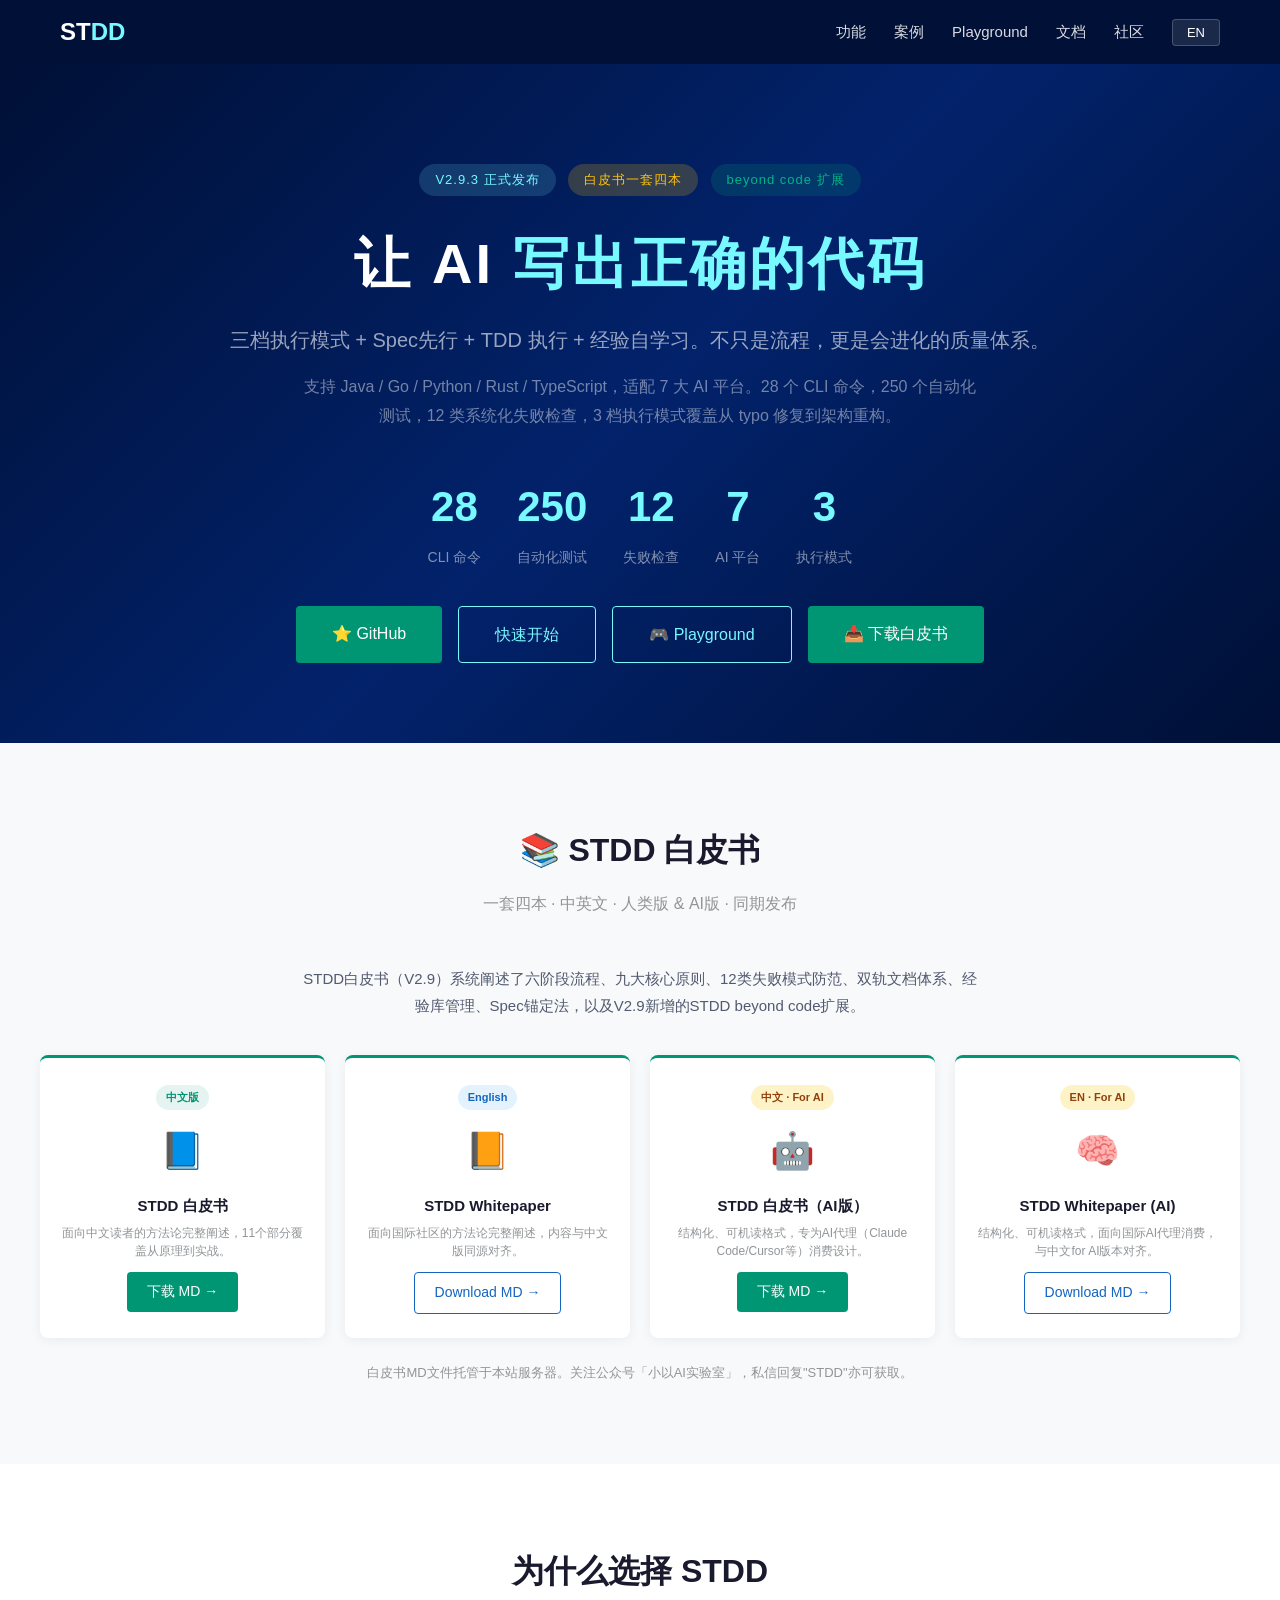
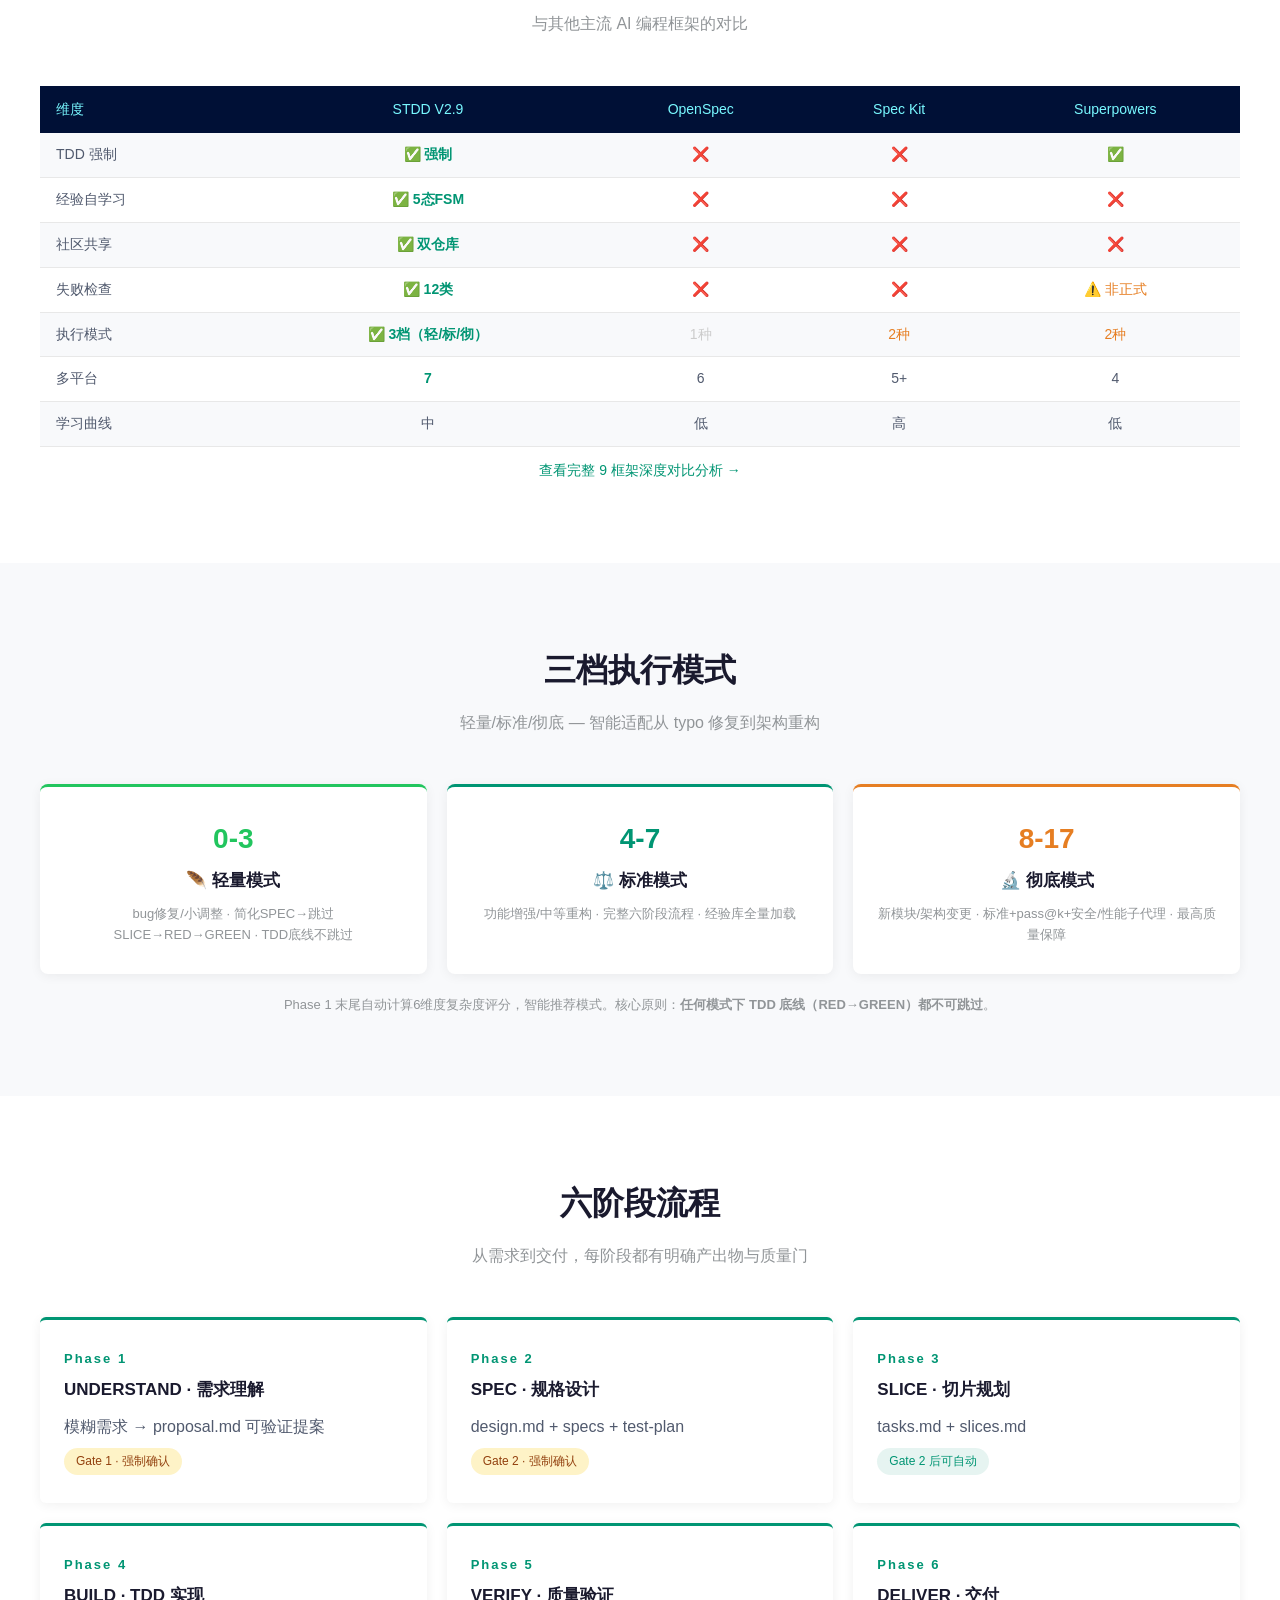
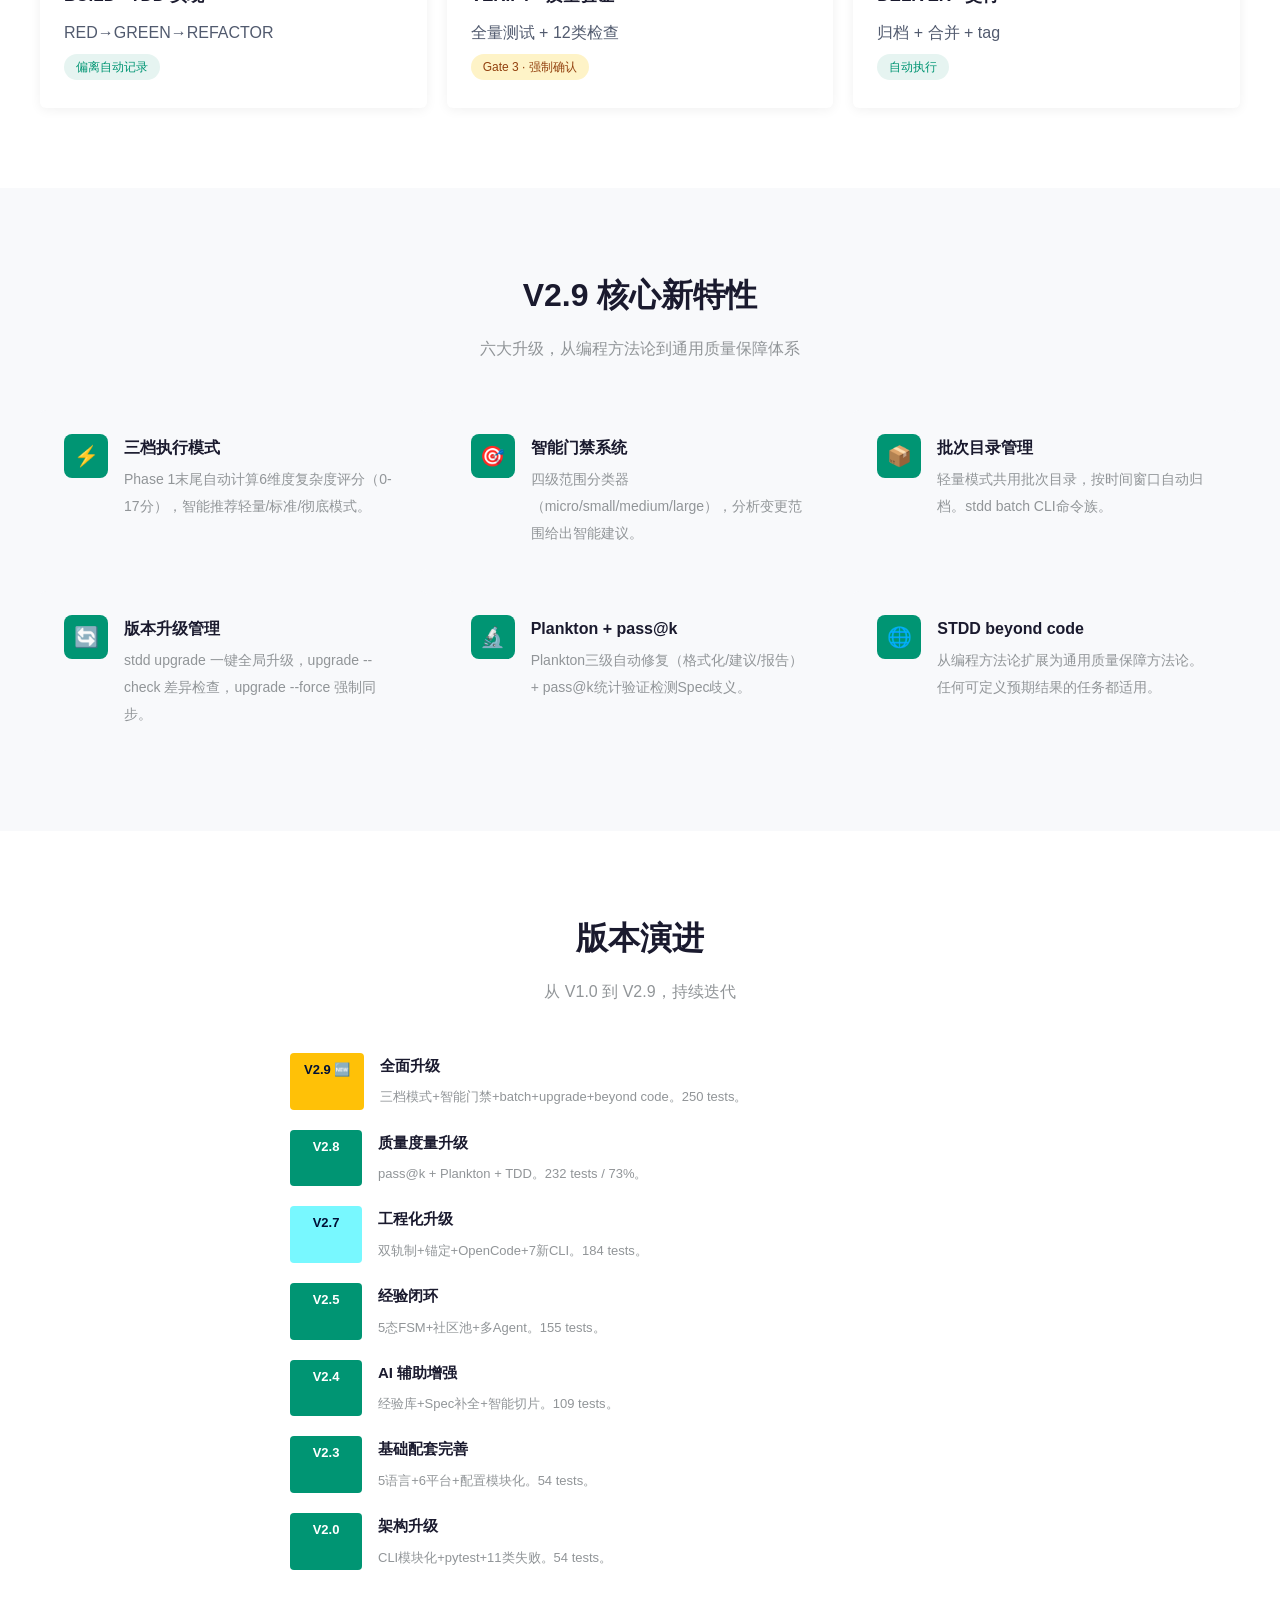
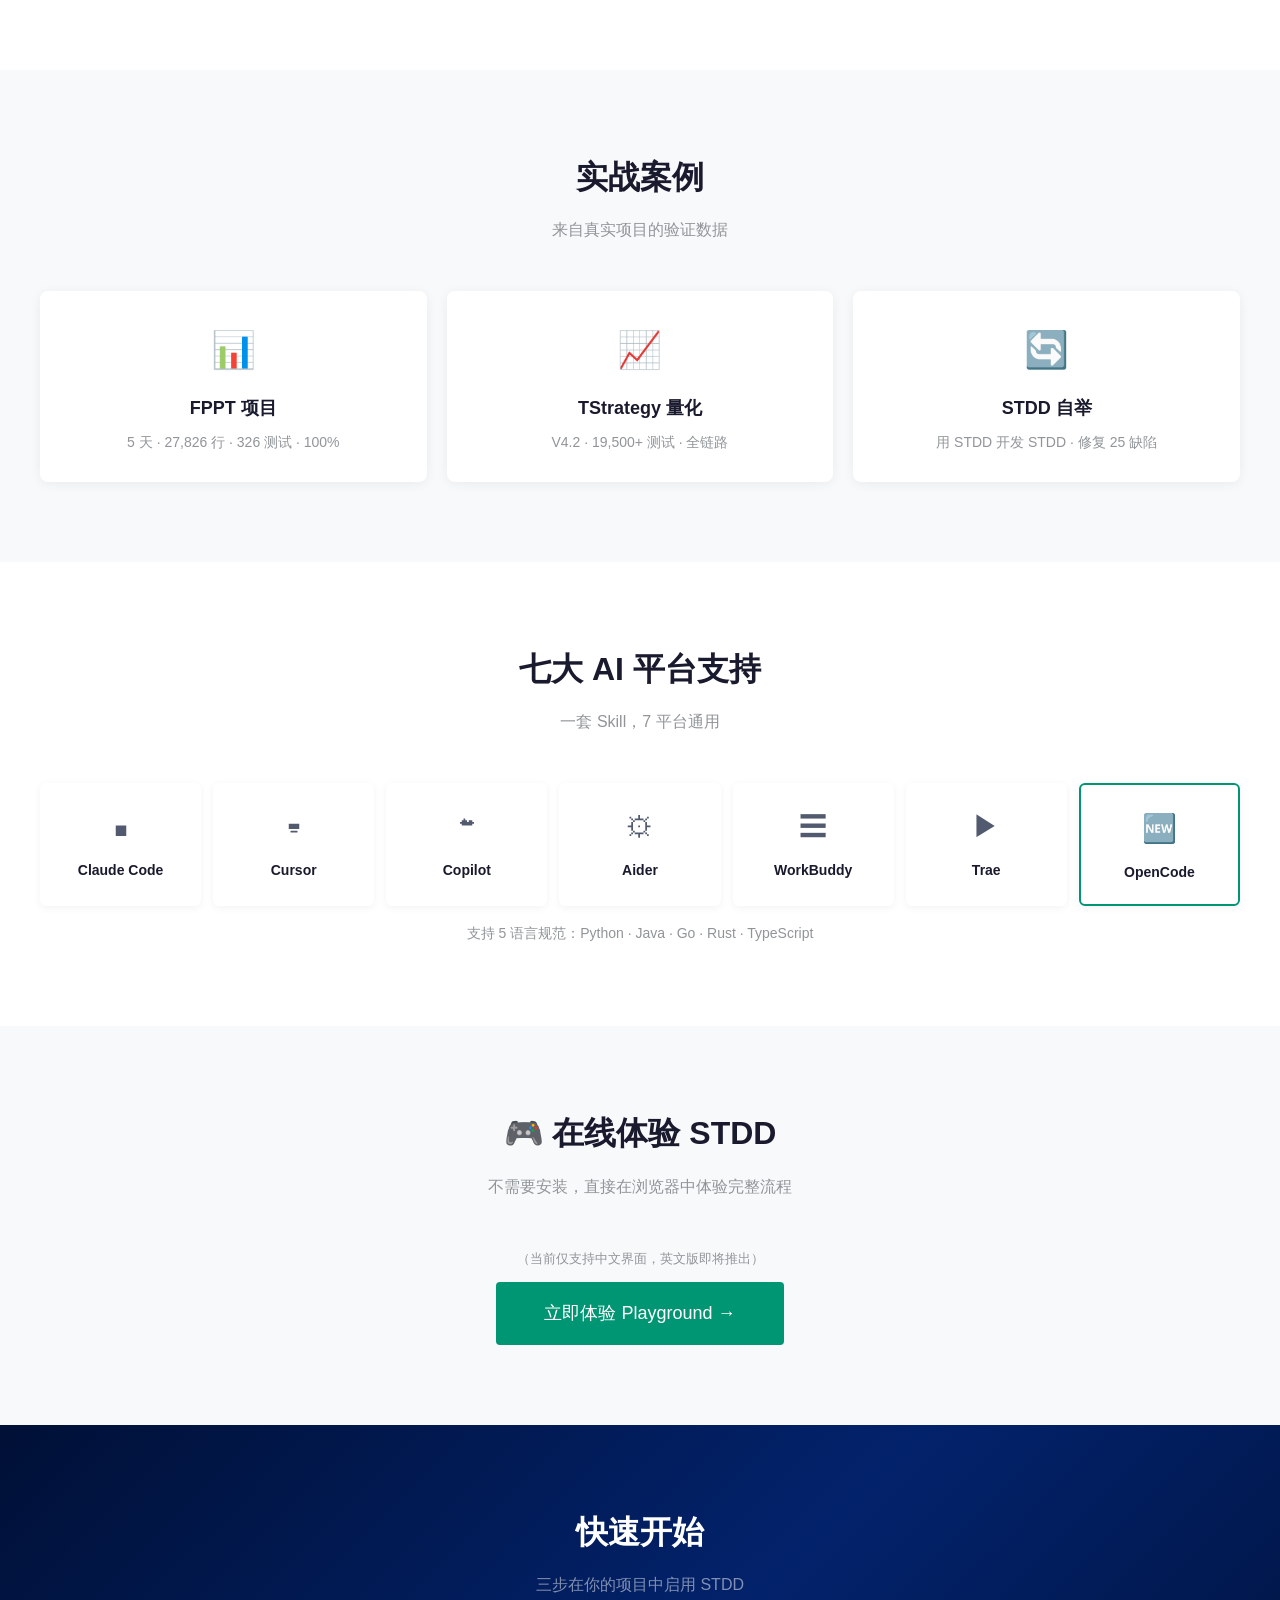
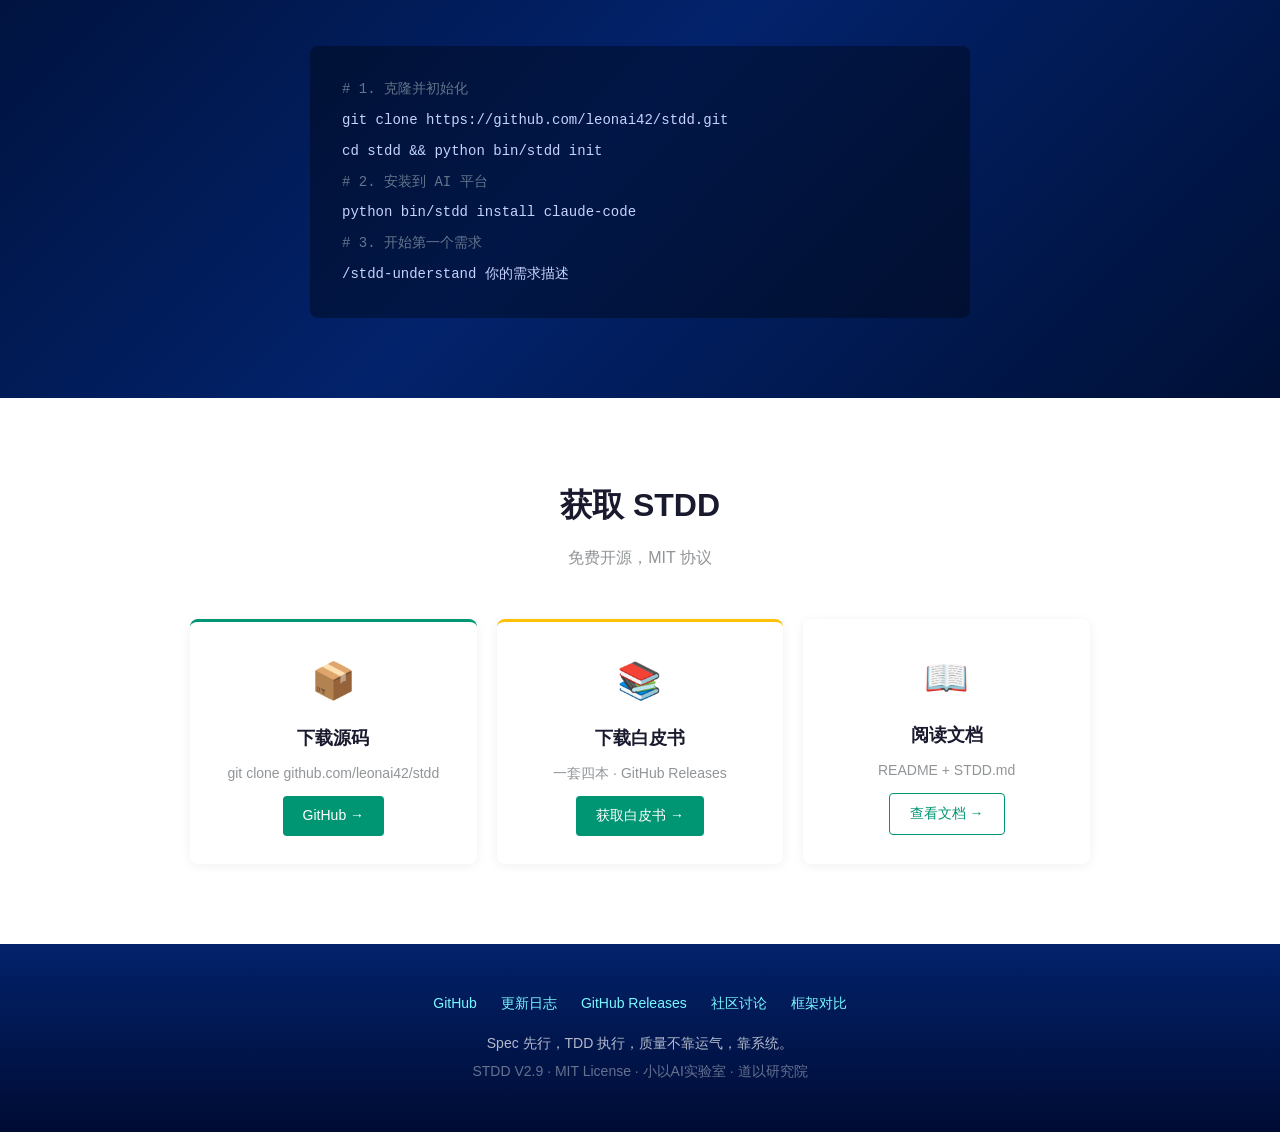
<file: website/index.html>
<!DOCTYPE html>
<html lang="zh-CN">
<head>
    <meta charset="UTF-8">
    <meta name="viewport" content="width=device-width, initial-scale=1.0">
    <title>STDD V2.9 — AI 编程质量保障系统 | Spec+Test 双驱动 · 白皮书正式发布</title>
    <meta name="description" content="STDD 是开源的 AI 辅助研发流程系统，28 个 CLI 命令、12 类失败模式检查、5 态经验自学习、7 大 AI 平台支持、三档执行模式。V2.9 白皮书一套四本正式发布。比 OpenSpec 更严谨，比 Spec Kit 更轻量。">
    <meta name="keywords" content="STDD,Spec+Test,AI编程,TDD,研发流程,规范驱动,测试驱动,经验库,AI质量,白皮书,whitepaper,beyond code,三档执行模式">
    <style>
        *,*::before,*::after{margin:0;padding:0;box-sizing:border-box}
        ul,ol{list-style:none}a{text-decoration:none;color:inherit}
        html,body{width:100%;font-family:'Noto Sans SC','PingFang SC','Microsoft YaHei',Arial,sans-serif;color:#515a6e;background:#fff;font-size:16px;line-height:1.7;scroll-behavior:smooth}
        .section{width:100%;display:flex;justify-content:center;padding:80px 20px}
        .section-inner{max-width:1200px;width:100%}
        .section h2{font-size:32px;font-weight:700;color:#1a1a2e;text-align:center;margin-bottom:12px}
        .section .subtitle{text-align:center;color:#919598;font-size:16px;margin-bottom:48px}
        .bg-gray{background:#f8f9fb}
        .bg-dark{background:linear-gradient(135deg,#001036 0%,#02226b 50%,#001036 100%);color:#fff}

        .nav{position:fixed;top:0;z-index:999;width:100%;background:rgba(0,16,54,1);height:64px;display:flex;justify-content:center}
        .nav-inner{max-width:1200px;width:100%;display:flex;justify-content:space-between;align-items:center;padding:0 20px}
        .nav-logo{font-size:24px;font-weight:700;color:#fff}
        .nav-logo span{color:#78f8ff}
        .nav-links{display:flex;gap:28px;align-items:center}
        .nav-links a{font-size:15px;color:rgba(255,255,255,0.85);transition:color .2s}
        .nav-links a:hover{color:#78f8ff}
        .nav-lang{cursor:pointer;background:rgba(255,255,255,0.1);border:1px solid rgba(255,255,255,0.2);color:#fff;padding:5px 14px;border-radius:4px;font-size:13px}
        .content-wrap{margin-top:64px}

        .hero{padding:100px 20px 80px;text-align:center}
        .hero .ribbon{display:inline-block;padding:5px 16px;border-radius:20px;font-size:13px;letter-spacing:1px;margin:0 4px 20px}
        .ribbon-st{background:rgba(120,248,255,0.15);color:#78f8ff}
        .ribbon-bt{background:rgba(255,193,7,0.2);color:#ffc107}
        .ribbon-wp{background:rgba(0,149,115,0.2);color:#00b388}
        .hero h1{font-size:56px;font-weight:700;letter-spacing:3px}
        .hero h1 span{color:#78f8ff}
        .hero .sub{font-size:20px;color:rgba(255,255,255,0.6);margin-top:12px}
        .hero .desc{font-size:16px;color:rgba(255,255,255,0.45);max-width:680px;margin:16px auto 0;line-height:1.8}
        .hero-stats{display:flex;gap:36px;justify-content:center;margin-top:40px;flex-wrap:wrap}
        .hero-stat{text-align:center}
        .hero-stat .val{font-size:42px;font-weight:700;color:#78f8ff}
        .hero-stat .lbl{font-size:14px;color:rgba(255,255,255,0.5);margin-top:4px}
        .hero-btns{margin-top:36px;display:flex;gap:16px;justify-content:center;flex-wrap:wrap}
        .btn{display:inline-block;padding:14px 36px;border-radius:4px;font-size:16px;font-weight:500;cursor:pointer;transition:all .2s;text-align:center}
        .btn-p{background:#009573;color:#fff;border:none}
        .btn-p:hover{background:#00b388}
        .btn-o{background:transparent;color:#78f8ff;border:1.5px solid #78f8ff}
        .btn-o:hover{background:rgba(120,248,255,0.08)}
        .btn-wp{background:#009573;color:#fff;border:none;animation:pulse 2s infinite}
        .btn-wp:hover{background:#00b388;animation:none}
        @keyframes pulse{0%,100%{box-shadow:0 0 0 0 rgba(0,149,115,0.4)}50%{box-shadow:0 0 0 12px rgba(0,149,115,0)}}
        .btn-sm{padding:8px 20px;font-size:14px}

        .phase-grid{display:grid;grid-template-columns:repeat(3,1fr);gap:20px}
        .phase-card{background:#fff;border-radius:6px;padding:28px 24px;box-shadow:0 2px 12px rgba(0,0,0,0.06);border-top:3px solid #009573;transition:box-shadow .2s}
        .phase-card:hover{box-shadow:0 4px 20px rgba(0,0,0,0.10)}
        .phase-card .num{font-size:13px;color:#009573;font-weight:600;letter-spacing:2px}
        .phase-card h3{font-size:17px;color:#1a1a2e;margin:6px 0 8px}
        .phase-card .gate{display:inline-block;padding:3px 12px;border-radius:20px;font-size:12px;margin-top:8px}
        .gate-f{background:#fef3c7;color:#92400e}
        .gate-a{background:#e6f4f1;color:#009573}

        .feat-grid{display:grid;grid-template-columns:repeat(3,1fr);gap:20px}
        .feat-item{display:flex;gap:16px;background:#f8f9fb;padding:24px;border-radius:6px;align-items:flex-start}
        .feat-item:hover{background:#e6f4f1}
        .fi{width:44px;height:44px;flex-shrink:0;background:#009573;border-radius:8px;display:flex;align-items:center;justify-content:center;color:#fff;font-size:20px}
        .ft strong{display:block;color:#1a1a2e;margin-bottom:4px;font-size:16px}
        .ft span{color:#919598;font-size:14px}

        .cmp-wrap{overflow-x:auto}
        .cmp-table{width:100%;border-collapse:collapse;font-size:14px}
        .cmp-table th{background:#001036;color:#78f8ff;padding:12px 16px;text-align:center;font-weight:500}
        .cmp-table th:first-child{text-align:left}
        .cmp-table td{padding:10px 16px;border-bottom:1px solid #e8e8e8;text-align:center}
        .cmp-table td:first-child{text-align:left;font-weight:500}
        .cmp-table tr:nth-child(even) td{background:#f8f9fb}
        .c-y{color:#009573;font-weight:600}.c-n{color:#ccc}.c-w{color:#e67e22}

        .timeline{max-width:700px;margin:0 auto}
        .tl-item{display:flex;gap:16px;margin-bottom:20px}
        .tl-ver{min-width:72px;padding:6px 14px;background:#009573;color:#fff;border-radius:4px;text-align:center;font-weight:600;font-size:13px}
        .tl-ver.cur{background:#78f8ff;color:#001036}
        .tl-ver.new{background:#ffc107;color:#001036}
        .tl-content strong{display:block;color:#1a1a2e;margin-bottom:4px;font-size:15px}
        .tl-content span{color:#919598;font-size:13px}

        .card-grid{display:grid;grid-template-columns:repeat(3,1fr);gap:20px}
        .card-grid-4{display:grid;grid-template-columns:repeat(4,1fr);gap:20px}
        .card{background:#fff;border-radius:8px;padding:28px 24px;box-shadow:0 2px 12px rgba(0,0,0,0.06);text-align:center;transition:transform .2s}
        .card:hover{transform:translateY(-4px);box-shadow:0 6px 24px rgba(0,0,0,0.10)}
        .card-icon{font-size:36px;margin-bottom:12px}
        .card h4{font-size:18px;color:#1a1a2e;margin-bottom:8px}
        .card p{font-size:14px;color:#919598;line-height:1.6}

        .wp-card{background:#fff;border-radius:8px;padding:24px 20px;box-shadow:0 2px 12px rgba(0,0,0,0.06);text-align:center;transition:transform .2s;border-top:3px solid #009573}
        .wp-card:hover{transform:translateY(-4px);box-shadow:0 6px 24px rgba(0,0,0,0.10)}
        .wp-card .wp-badge{display:inline-block;padding:3px 10px;border-radius:20px;font-size:11px;font-weight:600;margin-bottom:10px}
        .wp-badge-cn{background:#e6f4f1;color:#009573}
        .wp-badge-en{background:#e3f2fd;color:#1565c0}
        .wp-badge-ai{background:#fef3c7;color:#92400e}
        .wp-card h4{font-size:15px;color:#1a1a2e;margin-bottom:6px}
        .wp-card p{font-size:12px;color:#919598;line-height:1.5;margin-bottom:12px}

        .pf-grid{display:grid;grid-template-columns:repeat(7,1fr);gap:12px}
        .pf-card{background:#fff;border-radius:6px;padding:20px 12px;text-align:center;box-shadow:0 2px 8px rgba(0,0,0,0.05);transition:transform .2s}
        .pf-card:hover{transform:translateY(-3px)}
        .pf-card.new{border:2px solid #009573}
        .pf-icon{font-size:28px;margin-bottom:8px}
        .pf-card h4{font-size:14px;color:#1a1a2e}

        .mode-grid{display:grid;grid-template-columns:repeat(3,1fr);gap:20px}
        .mode-card{background:#fff;border-radius:8px;padding:28px 24px;box-shadow:0 2px 12px rgba(0,0,0,0.06);text-align:center;border-top:3px solid #009573;transition:transform .2s}
        .mode-card:hover{transform:translateY(-4px)}
        .mode-card.light{border-top-color:#22c55e}
        .mode-card.deep{border-top-color:#e67e22}
        .mode-card .mode-score{font-size:28px;font-weight:700;color:#009573;margin-bottom:4px}
        .mode-card.light .mode-score{color:#22c55e}
        .mode-card.deep .mode-score{color:#e67e22}
        .mode-card h4{font-size:17px;color:#1a1a2e;margin-bottom:8px}
        .mode-card p{font-size:13px;color:#919598;line-height:1.6}

        .code-block{max-width:660px;margin:0 auto;background:rgba(0,0,0,0.35);border-radius:8px;padding:28px 32px;font-family:'Courier New',monospace;font-size:14px;line-height:2.2;color:#c7d2fe;overflow-x:auto}
        .cmt{color:#64748b}

        .footer{background:linear-gradient(180deg,#02226b 0%,#000b33 100%);padding:48px 20px;text-align:center;color:rgba(255,255,255,0.7);font-size:14px}
        .footer a{color:#78f8ff}
        .flinks{display:flex;gap:24px;justify-content:center;margin-bottom:16px;flex-wrap:wrap}

        @media(max-width:768px){
            .hero h1{font-size:30px}.hero-stats{gap:16px}.hero-stat .val{font-size:26px}
            .phase-grid,.feat-grid,.card-grid,.mode-grid{grid-template-columns:1fr}
            .card-grid-4{grid-template-columns:repeat(2,1fr)}
            .pf-grid{grid-template-columns:repeat(3,1fr)}
            .nav-links{gap:16px}.nav-links a{font-size:13px}
            .section{padding:48px 12px}
        }
    </style>
    <script>
    var _hmt=_hmt||[];(function(){var hm=document.createElement("script");hm.src="https://hm.baidu.com/hm.js?0ba7177c8ed66cb3ce480dd70af41855";var s=document.getElementsByTagName("script")[0];s.parentNode.insertBefore(hm,s)})();
    var L='zh';
    var D={zh:{nav_f:"功能",nav_c:"案例",nav_p:"Playground",nav_d:"文档",nav_com:"社区",
        hero_t:'让 AI <span>写出正确的代码</span>',hero_s:"三档执行模式 + Spec先行 + TDD 执行 + 经验自学习。不只是流程，更是会进化的质量体系。",hero_d:"支持 Java / Go / Python / Rust / TypeScript，适配 7 大 AI 平台。28 个 CLI 命令，250 个自动化测试，12 类系统化失败检查，3 档执行模式覆盖从 typo 修复到架构重构。",
        s1:"CLI 命令",s2:"自动化测试",s3:"失败检查",s4:"AI 平台",s5:"执行模式",
        b1:"⭐ GitHub",b2:"快速开始",b3:"🎮 Playground",b4:"📥 下载白皮书",
        t_why:"为什么选择 STDD",t_why2:"与其他主流 AI 编程框架的对比",
        t_ph:"六阶段流程",t_ph2:"从需求到交付，每阶段都有明确产出物与质量门",
        t_mode:"三档执行模式",t_mode2:"轻量/标准/彻底 — 智能适配从 typo 修复到架构重构",
        t_feat:"V2.9 核心新特性",t_feat2:"六大升级，从编程方法论到通用质量保障体系",
        t_hist:"版本演进",t_hist2:"从 V1.0 到 V2.9，持续迭代",
        t_case:"实战案例",t_case2:"来自真实项目的验证数据",
        t_pf:"七大 AI 平台支持",t_pf2:"一套 Skill，7 平台通用。stdd install 一行命令",
        t_pl:"🎮 在线体验 STDD",t_pl2:"不需要安装，直接在浏览器中体验完整流程。3 个真实案例场景。",pl_btn:"立即体验 Playground →",
        t_wp:"📚 STDD 白皮书",t_wp2:"一套四本 · 中英文 · 人类版 & AI版 · 同期发布",
        t_qs:"快速开始",t_qs2:"三步在你的项目中启用 STDD",
        t_cta:"获取 STDD",t_cta2:"免费开源，MIT 协议",
        badge_st:"V2.9.3 正式发布",badge_bt:"白皮书一套四本",badge_wp:"beyond code 扩展",
        footer_t:"Spec 先行，TDD 执行，质量不靠运气，靠系统。",
        f1:"FPPT 项目",f1d:"5 天 · 27,826 行代码 · 326 测试用例 · 100% 通过率",
        f2:"TStrategy 量化系统",f2d:"V4.2 稳定版 · 19,500+ 行测试 · 全链路回测→风控",
        f3:"STDD 自举开发",f3d:"用 STDD 开发 STDD · 发现并修复 25 个流程缺陷",
        ph1:"UNDERSTAND · 需求理解",ph1d:"模糊需求 → proposal.md 可验证提案",ph1g:"Gate 1 · 强制确认",
        ph2:"SPEC · 规格设计",ph2d:"design.md + specs + test-plan",ph2g:"Gate 2 · 强制确认（最关键）",
        ph3:"SLICE · 切片规划",ph3d:"tasks.md + slices.md · 智能切片",ph3g:"Gate 2 后可长程自动",
        ph4:"BUILD · TDD 实现",ph4d:"RED→GREEN→REFACTOR · 经验加载",ph4g:"设计偏离自动记录",
        ph5:"VERIFY · 质量验证",ph5d:"全量测试 + 12类失败检查",ph5g:"Gate 3 · 强制确认",
        ph6:"DELIVER · 交付",ph6d:"归档 + 合并 specs + git tag",ph6g:"自动执行",
        mode1t:"🪶 轻量模式",mode1d:"0-3分复杂度 · bug修复/小调整 · 简化SPEC→跳过SLICE→RED→GREEN · TDD底线不跳过",
        mode2t:"⚖️ 标准模式",mode2d:"4-7分复杂度 · 功能增强/中等重构 · 完整六阶段流程 · 经验库全量加载",
        mode3t:"🔬 彻底模式",mode3d:"8-17分复杂度 · 新模块/架构变更 · 标准流程+pass@k+安全/性能子代理 · 最高质量保障",
        e1t:"三档执行模式",e1d:"Phase 1末尾自动计算6维度复杂度评分（0-17分），智能推荐轻量/标准/彻底模式。修typo不再走全套流程，但TDD底线永不妥协。",
        e2t:"智能门禁系统",e2d:"四级范围分类器（micro/small/medium/large），分析变更范围给出智能建议。micro变更自动批次归档，large变更强制独立Change。",
        e3t:"批次目录管理",e3d:"轻量模式共用批次目录，按时间窗口自动归档。stdd batch CLI命令族：open/add/close/archive/list/status。",
        e4t:"版本升级管理",e4d:"stdd upgrade 一键全局升级，upgrade --check 差异检查，upgrade --force 强制同步。从手动逐项目操作变成全自动。",
        e5t:"Plankton + pass@k",e5d:"Plankton三级自动修复（格式化/建议/报告）+ pass@k统计验证（同一测试k次，检测Spec歧义）。",
        e6t:"STDD beyond code",e6d:"V2.9最具突破性升级：从编程方法论扩展为通用质量保障方法论。只要可定义预期结果和验证方式，任何任务都适用。",
        v29t:"全面升级 ← 当前",v29d:"三档模式+智能门禁+batch+upgrade+beyond code。250 tests。",
        v28t:"质量度量升级",v28d:"pass@k + Plankton自动修复 + TDD强制。232 tests / 73%。",
        v27t:"工程化升级",v27d:"双轨制+锚定+OpenCode+7新CLI。184 tests。",
        v25t:"经验闭环",v25d:"5态FSM+社区池+多Agent。155 tests。",
        v24t:"AI 辅助增强",v24d:"经验库+Spec补全+智能切片。109 tests。",
        v23t:"基础配套完善",v23d:"5语言+6平台+配置模块化。54 tests。",
        v20t:"架构升级",v20d:"CLI模块化+pytest+11类失败。54 tests。",
        dl1:"下载源码",dl1d:"git clone github.com/leonai42/stdd",dl1b:"GitHub →",
        dl2:"阅读文档",dl2d:"README + STDD.md 完整使用指南",dl2b:"查看文档 →",
        dl3:"社区讨论",dl3d:"GitHub Discussions · 提问 · 反馈",dl3b:"加入讨论 →",
        dl4:"下载白皮书",dl4d:"一套四本 · 本站下载",dl4b:"获取白皮书 →",
        cmp_dim:"维度",cmp_tdd:"TDD 强制",cmp_exp:"经验自学习",cmp_pool:"社区共享",
        cmp_fail:"失败检查",cmp_plat:"多平台",cmp_learn:"学习曲线",cmp_mode:"执行模式",
        cmp_mandatory:"强制",cmp_5fsm:"5态FSM",cmp_dual:"双仓库",cmp_12cat:"12类",cmp_informal:"非正式",cmp_3mode:"3档（轻/标/彻）",cmp_1mode:"1种",cmp_2mode:"2种",
        cmp_med:"中",cmp_low1:"低",cmp_high:"高",cmp_low2:"低",
        cmp_link:"查看完整 9 框架深度对比分析 →",
        pf_langs:"支持 5 语言规范：Python · Java · Go · Rust · TypeScript",
        pl_note:"（当前仅支持中文界面，英文版即将推出）",
        qs_1:"# 1. 克隆并初始化",
        qs_2:"# 2. 安装到 AI 平台",
        qs_3:"# 3. 开始第一个需求",
        wp_intro:"STDD白皮书（V2.9）系统阐述了六阶段流程、九大核心原则、12类失败模式防范、双轨文档体系、经验库管理、Spec锚定法，以及V2.9新增的STDD beyond code扩展。",
        wp_cn_desc:"面向中文读者的方法论完整阐述，11个部分覆盖从原理到实战。",
        wp_en_desc:"面向国际社区的方法论完整阐述，内容与中文版同源对齐。",
        wp_cnai_desc:"结构化、可机读格式，专为AI代理（Claude Code/Cursor等）消费设计。",
        wp_enai_desc:"结构化、可机读格式，面向国际AI代理消费，与中文for AI版本对齐。",
        wp_note:"白皮书MD文件托管于本站服务器。关注公众号「小以AI实验室」，私信回复 STDD 亦可获取。"
    },
    en:{nav_f:"Features",nav_c:"Cases",nav_p:"Playground",nav_d:"Docs",nav_com:"Community",
        hero_t:'Make AI <span>Write Correct Code</span>',hero_s:"3 Execution Modes + Spec-First + TDD + Self-Learning. An evolving quality system.",hero_d:"Supports Java/Go/Python/Rust/TypeScript. 7 AI platforms. 28 CLI commands, 250 tests, 12 failure checks, 3 execution modes from typo-fix to architecture refactor.",
        s1:"CLI Cmds",s2:"Tests",s3:"Checks",s4:"Platforms",s5:"Modes",
        b1:"⭐ GitHub",b2:"Quick Start",b3:"🎮 Playground",b4:"📥 Whitepaper",
        t_why:"Why STDD",t_why2:"Compared with other AI coding frameworks",
        t_ph:"Six-Phase Flow",t_ph2:"Clear outputs and quality gates at every phase",
        t_mode:"3 Execution Modes",t_mode2:"Light/Standard/Thorough — smart adapt from typo-fix to architecture refactor",
        t_feat:"V2.9 Key Features",t_feat2:"Six major upgrades, from coding methodology to universal quality assurance",
        t_hist:"Version History",t_hist2:"Continuous iteration from V1.0 to V2.9",
        t_case:"Case Studies",t_case2:"Verified data from real projects",
        t_pf:"7 AI Platforms",t_pf2:"One skill set, 7 platforms. stdd install in one line",
        t_pl:"Try STDD Online",t_pl2:"No installation needed. 3 real-world scenarios in your browser.",pl_btn:"Try Playground →",
        t_wp:"STDD Whitepaper",t_wp2:"4-Book Set · CN/EN · Human & AI Editions · Released Together",
        t_qs:"Quick Start",t_qs2:"Enable STDD in 3 steps",
        t_cta:"Get STDD",t_cta2:"Free, Open Source, MIT License",
        badge_st:"V2.9.3 Stable",badge_bt:"4-Book Whitepaper Set",badge_wp:"Beyond Code",
        footer_t:"Spec first, TDD execution. Quality by system, not by luck.",
        f1:"FPPT Project",f1d:"5 days · 27,826 LOC · 326 tests · 100% pass rate",
        f2:"TStrategy Quant",f2d:"V4.2 · 19,500+ test LOC · Full pipeline",
        f3:"STDD Dogfooding",f3d:"Built STDD with STDD · Found & fixed 25 process flaws",
        ph1:"UNDERSTAND",ph1d:"Vague requirements → proposal.md",ph1g:"Gate 1 · Mandatory",
        ph2:"SPEC · Design",ph2d:"design.md + specs + test-plan",ph2g:"Gate 2 · Mandatory",
        ph3:"SLICE · Plan",ph3d:"tasks.md + slices.md",ph3g:"Auto after Gate 2",
        ph4:"BUILD · TDD",ph4d:"RED→GREEN→REFACTOR",ph4g:"Deviations auto-recorded",
        ph5:"VERIFY · QA",ph5d:"Tests + 12 failure checks",ph5g:"Gate 3 · Mandatory",
        ph6:"DELIVER",ph6d:"Archive + merge + tag",ph6g:"Auto",
        mode1t:"🪶 Light Mode",mode1d:"Score 0-3 · Bug fixes/small tweaks · Simplified SPEC→skip SLICE→RED→GREEN · TDD baseline enforced",
        mode2t:"⚖️ Standard Mode",mode2d:"Score 4-7 · Features/moderate refactors · Full 6-phase flow · Full experience loading",
        mode3t:"🔬 Thorough Mode",mode3d:"Score 8-17 · New modules/architecture changes · Standard flow+pass@k+security/perf sub-agents · Max quality",
        e1t:"3 Execution Modes",e1d:"Auto-calculated complexity score (6 dimensions, 0-17 points) at Phase 1 end. Smart mode recommendation. TDD baseline never compromised.",
        e2t:"Smart Gate System",e2d:"4-level scope classifier (micro/small/medium/large). Analyzes change scope for smart recommendations. Micro → auto-batch, Large → mandatory independent Change.",
        e3t:"Batch Directory Management",e3d:"Lightweight changes share batch directories, auto-archived by time window. stdd batch CLI: open/add/close/archive/list/status.",
        e4t:"Version Upgrade Management",e4d:"stdd upgrade for single project, --all for global, --check for diff inspection. One-click global upgrade.",
        e5t:"Plankton + pass@k",e5d:"Plankton 3-level auto-fix (format/suggest/report) + pass@k statistical verification (k runs detect Spec ambiguity).",
        e6t:"STDD Beyond Code",e6d:"V2.9's most breakthrough upgrade: from coding methodology to universal quality assurance. Any task with definable expected results.",
        v29t:"Major Upgrade",v29d:"3 Modes+Smart Gate+Batch+Upgrade+Beyond Code. 250 tests.",
        v28t:"Quality Metrics",v28d:"pass@k + Plankton auto-fix. 232 tests / 73%.",
        v27t:"Engineering",v27d:"Dual-track+Anchoring+OpenCode. 184 tests.",
        v25t:"Experience Loop",v25d:"5-FSM+Community+Multi-Agent. 155 tests.",
        v24t:"AI Enhancement",v24d:"Experience Lib+Spec Complete+Slice. 109 tests.",
        v23t:"Foundation",v23d:"5 Lang+6 Platforms+Config. 54 tests.",
        v20t:"Architecture",v20d:"CLI modular+pytest+11 checks. 54 tests.",
        dl1:"Download",dl1d:"git clone github.com/leonai42/stdd",dl1b:"GitHub →",
        dl2:"Documentation",dl2d:"README + STDD.md full guide",dl2b:"Read Docs →",
        dl3:"Community",dl3d:"GitHub Discussions · Q&A",dl3b:"Join →",
        dl4:"Whitepaper",dl4d:"4-Book Set · Direct Download",dl4b:"Get Whitepaper →",
        cmp_dim:"Dimension",cmp_tdd:"TDD Enforced",cmp_exp:"Self-Learning",cmp_pool:"Community Pool",
        cmp_fail:"Failure Checks",cmp_plat:"Platforms",cmp_learn:"Learning Curve",cmp_mode:"Exec Modes",
        cmp_mandatory:"Yes",cmp_5fsm:"5-State FSM",cmp_dual:"Dual Repo",cmp_12cat:"12 Categories",cmp_informal:"Informal",cmp_3mode:"3 (L/S/T)",cmp_1mode:"1",cmp_2mode:"2",
        cmp_med:"Med",cmp_low1:"Low",cmp_high:"High",cmp_low2:"Low",
        cmp_link:"View full 9-framework comparison →",
        pf_langs:"Supports 5 languages: Python · Java · Go · Rust · TypeScript",
        pl_note:"(CN content only — EN version coming soon)",
        qs_1:"# 1. Clone and initialize",
        qs_2:"# 2. Install to AI platform",
        qs_3:"# 3. Start your first requirement",
        wp_intro:"The STDD Whitepaper (V2.9) systematically covers the 6-phase flow, 9 core principles, 12 failure mode preventions, dual-track doc system, experience library, Spec anchoring, and the new Beyond Code extension.",
        wp_cn_desc:"Full methodology exposition for Chinese readers. 11 sections from principles to practice.",
        wp_en_desc:"Full methodology exposition for the international community. Content-aligned with the Chinese edition.",
        wp_cnai_desc:"Structured, machine-readable format designed for AI agent consumption (Claude Code, Cursor, etc.).",
        wp_enai_desc:"Structured, machine-readable format for international AI agent consumption. Aligned with the CN-for-AI edition.",
        wp_note:"Whitepaper MD files are hosted on our server. Also available via our WeChat official account."
    }};
    function T(){L=L==='zh'?'en':'zh';document.querySelectorAll('[data-t]').forEach(function(e){var k=e.dataset.t;if(D[L][k]){if(k.startsWith('hero_t')){e.innerHTML=D[L][k]}else{e.textContent=D[L][k]}}});document.querySelector('.nav-lang').textContent=L==='zh'?'EN':'中文';}
    </script>
</head>
<body>

<nav class="nav">
    <div class="nav-inner">
        <a href="/" class="nav-logo">ST<span>DD</span></a>
        <div class="nav-links">
            <a href="#phases" data-t="nav_f">功能</a>
            <a href="#cases" data-t="nav_c">案例</a>
            <a href="playground/index.html" data-t="nav_p">Playground</a>
            <a href="https://github.com/leonai42/stdd" data-t="nav_d">文档</a>
            <a href="https://github.com/leonai42/stdd/discussions" data-t="nav_com">社区</a>
            <button class="nav-lang" onclick="T()">EN</button>
        </div>
    </div>
</nav>

<div class="content-wrap">

<!-- Hero -->
<section class="hero bg-dark">
    <span class="ribbon ribbon-st" data-t="badge_st">V2.9.3 正式发布</span>
    <span class="ribbon ribbon-bt" data-t="badge_bt">白皮书一套四本</span>
    <span class="ribbon ribbon-wp" data-t="badge_wp">beyond code 扩展</span>
    <h1 data-t="hero_t">让 AI <span>写出正确的代码</span></h1>
    <p class="sub" data-t="hero_s">三档执行模式 + Spec先行 + TDD 执行 + 经验自学习。不只是流程，更是会进化的质量体系。</p>
    <p class="desc" data-t="hero_d">支持 Java / Go / Python / Rust / TypeScript，适配 7 大 AI 平台。28 个 CLI 命令，250 个自动化测试，12 类系统化失败检查，3 档执行模式覆盖从 typo 修复到架构重构。</p>
    <div class="hero-stats">
        <div class="hero-stat"><div class="val">28</div><div class="lbl" data-t="s1">CLI 命令</div></div>
        <div class="hero-stat"><div class="val">250</div><div class="lbl" data-t="s2">自动化测试</div></div>
        <div class="hero-stat"><div class="val">12</div><div class="lbl" data-t="s3">失败检查</div></div>
        <div class="hero-stat"><div class="val">7</div><div class="lbl" data-t="s4">AI 平台</div></div>
        <div class="hero-stat"><div class="val">3</div><div class="lbl" data-t="s5">执行模式</div></div>
    </div>
    <div class="hero-btns">
        <a href="https://github.com/leonai42/stdd" class="btn btn-p" data-t="b1">⭐ GitHub</a>
        <a href="#quickstart" class="btn btn-o" data-t="b2">快速开始</a>
        <a href="playground/index.html" class="btn btn-o" data-t="b3">🎮 Playground</a>
        <a href="#whitepaper" class="btn btn-wp" data-t="b4">📥 下载白皮书</a>
    </div>
</section>

<!-- Whitepaper Download -->
<section class="section bg-gray" id="whitepaper">
    <div class="section-inner">
        <h2 data-t="t_wp">📚 STDD 白皮书</h2>
        <p class="subtitle" data-t="t_wp2">一套四本 · 中英文 · 人类版 &amp; AI版 · 同期发布</p>
        <p style="text-align:center;max-width:680px;margin:0 auto 36px;font-size:15px;color:#515a6e;line-height:1.8" data-t="wp_intro">
            STDD白皮书（V2.9）系统阐述了六阶段流程、九大核心原则、12类失败模式防范、双轨文档体系、经验库管理、Spec锚定法，以及V2.9新增的STDD beyond code扩展。
        </p>
        <div class="card-grid-4" style="margin-bottom:24px">
            <div class="wp-card">
                <span class="wp-badge wp-badge-cn">中文版</span>
                <div class="card-icon">📘</div>
                <h4>STDD 白皮书</h4>
                <p data-t="wp_cn_desc">面向中文读者的方法论完整阐述，11个部分覆盖从原理到实战。</p>
                <a href="/download/STDD_Whitepaper_CN.md" class="btn btn-p btn-sm">下载 MD →</a>
            </div>
            <div class="wp-card">
                <span class="wp-badge wp-badge-en">English</span>
                <div class="card-icon">📙</div>
                <h4>STDD Whitepaper</h4>
                <p data-t="wp_en_desc">面向国际社区的方法论完整阐述，内容与中文版同源对齐。</p>
                <a href="/download/STDD_Whitepaper_EN.md" class="btn btn-o btn-sm" style="color:#1565c0;border-color:#1565c0">Download MD →</a>
            </div>
            <div class="wp-card">
                <span class="wp-badge wp-badge-ai">中文 · For AI</span>
                <div class="card-icon">🤖</div>
                <h4>STDD 白皮书（AI版）</h4>
                <p data-t="wp_cnai_desc">结构化、可机读格式，专为AI代理（Claude Code/Cursor等）消费设计。</p>
                <a href="/download/STDD_Whitepaper_CN_AI.md" class="btn btn-p btn-sm">下载 MD →</a>
            </div>
            <div class="wp-card">
                <span class="wp-badge wp-badge-ai">EN · For AI</span>
                <div class="card-icon">🧠</div>
                <h4>STDD Whitepaper (AI)</h4>
                <p data-t="wp_enai_desc">结构化、可机读格式，面向国际AI代理消费，与中文for AI版本对齐。</p>
                <a href="/download/STDD_Whitepaper_EN_AI.md" class="btn btn-o btn-sm" style="color:#1565c0;border-color:#1565c0">Download MD →</a>
            </div>
        </div>
        <p style="text-align:center;font-size:13px;color:#919598;margin-top:8px" data-t="wp_note">
            白皮书MD文件托管于本站服务器。关注公众号「小以AI实验室」，私信回复"STDD"亦可获取。
        </p>
    </div>
</section>

<!-- Comparison -->
<section class="section" id="why">
    <div class="section-inner">
        <h2 data-t="t_why">为什么选择 STDD</h2>
        <p class="subtitle" data-t="t_why2">与其他主流 AI 编程框架的对比</p>
        <div class="cmp-wrap">
            <table class="cmp-table">
                <tr><th data-t="cmp_dim">维度</th><th>STDD V2.9</th><th>OpenSpec</th><th>Spec Kit</th><th>Superpowers</th></tr>
                <tr><td data-t="cmp_tdd">TDD 强制</td><td class="c-y">✅ <span data-t="cmp_mandatory">强制</span></td><td class="c-n">❌</td><td class="c-n">❌</td><td class="c-y">✅</td></tr>
                <tr><td data-t="cmp_exp">经验自学习</td><td class="c-y">✅ <span data-t="cmp_5fsm">5态FSM</span></td><td class="c-n">❌</td><td class="c-n">❌</td><td class="c-n">❌</td></tr>
                <tr><td data-t="cmp_pool">社区共享</td><td class="c-y">✅ <span data-t="cmp_dual">双仓库</span></td><td class="c-n">❌</td><td class="c-n">❌</td><td class="c-n">❌</td></tr>
                <tr><td data-t="cmp_fail">失败检查</td><td class="c-y">✅ <span data-t="cmp_12cat">12类</span></td><td class="c-n">❌</td><td class="c-n">❌</td><td class="c-w">⚠️ <span data-t="cmp_informal">非正式</span></td></tr>
                <tr><td data-t="cmp_mode">执行模式</td><td class="c-y">✅ <span data-t="cmp_3mode">3档（轻/标/彻）</span></td><td class="c-n" data-t="cmp_1mode">1种</td><td class="c-w" data-t="cmp_2mode">2种</td><td class="c-w" data-t="cmp_2mode">2种</td></tr>
                <tr><td data-t="cmp_plat">多平台</td><td class="c-y">7</td><td>6</td><td>5+</td><td>4</td></tr>
                <tr><td data-t="cmp_learn">学习曲线</td><td data-t="cmp_med">中</td><td data-t="cmp_low1">低</td><td data-t="cmp_high">高</td><td data-t="cmp_low2">低</td></tr>
            </table>
        </div>
        <p style="text-align:center;margin-top:12px;font-size:14px;color:#919598;">
            <a href="https://github.com/leonai42/stdd/blob/master/AI_CODING_METHODOLOGY_COMPARISON.md" style="color:#009573;" data-t="cmp_link">查看完整 9 框架深度对比分析 →</a>
        </p>
    </div>
</section>

<!-- Three Execution Modes -->
<section class="section bg-gray" id="modes">
    <div class="section-inner">
        <h2 data-t="t_mode">三档执行模式</h2>
        <p class="subtitle" data-t="t_mode2">轻量/标准/彻底 — 智能适配从 typo 修复到架构重构</p>
        <div class="mode-grid">
            <div class="mode-card light">
                <div class="mode-score">0-3</div>
                <h4 data-t="mode1t">🪶 轻量模式</h4>
                <p data-t="mode1d">bug修复/小调整 · 简化SPEC→跳过SLICE→RED→GREEN · TDD底线不跳过</p>
            </div>
            <div class="mode-card">
                <div class="mode-score">4-7</div>
                <h4 data-t="mode2t">⚖️ 标准模式</h4>
                <p data-t="mode2d">功能增强/中等重构 · 完整六阶段流程 · 经验库全量加载</p>
            </div>
            <div class="mode-card deep">
                <div class="mode-score">8-17</div>
                <h4 data-t="mode3t">🔬 彻底模式</h4>
                <p data-t="mode3d">新模块/架构变更 · 标准+pass@k+安全/性能子代理 · 最高质量保障</p>
            </div>
        </div>
        <p style="text-align:center;margin-top:20px;font-size:13px;color:#919598;">
            Phase 1 末尾自动计算6维度复杂度评分，智能推荐模式。核心原则：<strong>任何模式下 TDD 底线（RED→GREEN）都不可跳过</strong>。
        </p>
    </div>
</section>

<!-- Six Phases -->
<section class="section" id="phases">
    <div class="section-inner">
        <h2 data-t="t_ph">六阶段流程</h2>
        <p class="subtitle" data-t="t_ph2">从需求到交付，每阶段都有明确产出物与质量门</p>
        <div class="phase-grid">
            <div class="phase-card"><div class="num">Phase 1</div><h3 data-t="ph1">UNDERSTAND · 需求理解</h3><p data-t="ph1d">模糊需求 → proposal.md 可验证提案</p><span class="gate gate-f" data-t="ph1g">Gate 1 · 强制确认</span></div>
            <div class="phase-card"><div class="num">Phase 2</div><h3 data-t="ph2">SPEC · 规格设计</h3><p data-t="ph2d">design.md + specs + test-plan</p><span class="gate gate-f" data-t="ph2g">Gate 2 · 强制确认</span></div>
            <div class="phase-card"><div class="num">Phase 3</div><h3 data-t="ph3">SLICE · 切片规划</h3><p data-t="ph3d">tasks.md + slices.md</p><span class="gate gate-a" data-t="ph3g">Gate 2 后可自动</span></div>
            <div class="phase-card"><div class="num">Phase 4</div><h3 data-t="ph4">BUILD · TDD 实现</h3><p data-t="ph4d">RED→GREEN→REFACTOR</p><span class="gate gate-a" data-t="ph4g">偏离自动记录</span></div>
            <div class="phase-card"><div class="num">Phase 5</div><h3 data-t="ph5">VERIFY · 质量验证</h3><p data-t="ph5d">全量测试 + 12类检查</p><span class="gate gate-f" data-t="ph5g">Gate 3 · 强制确认</span></div>
            <div class="phase-card"><div class="num">Phase 6</div><h3 data-t="ph6">DELIVER · 交付</h3><p data-t="ph6d">归档 + 合并 + tag</p><span class="gate gate-a" data-t="ph6g">自动执行</span></div>
        </div>
    </div>
</section>

<!-- V2.9 New Features -->
<section class="section bg-gray" id="features">
    <div class="section-inner">
        <h2 data-t="t_feat">V2.9 核心新特性</h2>
        <p class="subtitle" data-t="t_feat2">六大升级，从编程方法论到通用质量保障体系</p>
        <div class="feat-grid">
            <div class="feat-item"><div class="fi">⚡</div><div class="ft"><strong data-t="e1t">三档执行模式</strong><span data-t="e1d">Phase 1末尾自动计算6维度复杂度评分（0-17分），智能推荐轻量/标准/彻底模式。</span></div></div>
            <div class="feat-item"><div class="fi">🎯</div><div class="ft"><strong data-t="e2t">智能门禁系统</strong><span data-t="e2d">四级范围分类器（micro/small/medium/large），分析变更范围给出智能建议。</span></div></div>
            <div class="feat-item"><div class="fi">📦</div><div class="ft"><strong data-t="e3t">批次目录管理</strong><span data-t="e3d">轻量模式共用批次目录，按时间窗口自动归档。stdd batch CLI命令族。</span></div></div>
            <div class="feat-item"><div class="fi">🔄</div><div class="ft"><strong data-t="e4t">版本升级管理</strong><span data-t="e4d">stdd upgrade 一键全局升级，upgrade --check 差异检查，upgrade --force 强制同步。</span></div></div>
            <div class="feat-item"><div class="fi">🔬</div><div class="ft"><strong data-t="e5t">Plankton + pass@k</strong><span data-t="e5d">Plankton三级自动修复（格式化/建议/报告）+ pass@k统计验证检测Spec歧义。</span></div></div>
            <div class="feat-item"><div class="fi">🌐</div><div class="ft"><strong data-t="e6t">STDD beyond code</strong><span data-t="e6d">从编程方法论扩展为通用质量保障方法论。任何可定义预期结果的任务都适用。</span></div></div>
        </div>
    </div>
</section>

<!-- Timeline -->
<section class="section" id="timeline">
    <div class="section-inner">
        <h2 data-t="t_hist">版本演进</h2>
        <p class="subtitle" data-t="t_hist2">从 V1.0 到 V2.9，持续迭代</p>
        <div class="timeline">
            <div class="tl-item"><div class="tl-ver new">V2.9 🆕</div><div class="tl-content"><strong data-t="v29t">全面升级</strong><span data-t="v29d">三档模式+智能门禁+batch+upgrade+beyond code。250 tests。</span></div></div>
            <div class="tl-item"><div class="tl-ver">V2.8</div><div class="tl-content"><strong data-t="v28t">质量度量升级</strong><span data-t="v28d">pass@k + Plankton + TDD。232 tests / 73%。</span></div></div>
            <div class="tl-item"><div class="tl-ver cur">V2.7</div><div class="tl-content"><strong data-t="v27t">工程化升级</strong><span data-t="v27d">双轨制+锚定+OpenCode+7新CLI。184 tests。</span></div></div>
            <div class="tl-item"><div class="tl-ver">V2.5</div><div class="tl-content"><strong data-t="v25t">经验闭环</strong><span data-t="v25d">5态FSM+社区池+多Agent。155 tests。</span></div></div>
            <div class="tl-item"><div class="tl-ver">V2.4</div><div class="tl-content"><strong data-t="v24t">AI 辅助增强</strong><span data-t="v24d">经验库+Spec补全+智能切片。109 tests。</span></div></div>
            <div class="tl-item"><div class="tl-ver">V2.3</div><div class="tl-content"><strong data-t="v23t">基础配套完善</strong><span data-t="v23d">5语言+6平台+配置模块化。54 tests。</span></div></div>
            <div class="tl-item"><div class="tl-ver">V2.0</div><div class="tl-content"><strong data-t="v20t">架构升级</strong><span data-t="v20d">CLI模块化+pytest+11类失败。54 tests。</span></div></div>
        </div>
    </div>
</section>

<!-- Cases -->
<section class="section bg-gray" id="cases">
    <div class="section-inner">
        <h2 data-t="t_case">实战案例</h2>
        <p class="subtitle" data-t="t_case2">来自真实项目的验证数据</p>
        <div class="card-grid">
            <div class="card"><div class="card-icon">📊</div><h4 data-t="f1">FPPT 项目</h4><p data-t="f1d">5 天 · 27,826 行 · 326 测试 · 100%</p></div>
            <div class="card"><div class="card-icon">📈</div><h4 data-t="f2">TStrategy 量化</h4><p data-t="f2d">V4.2 · 19,500+ 测试 · 全链路</p></div>
            <div class="card"><div class="card-icon">🔄</div><h4 data-t="f3">STDD 自举</h4><p data-t="f3d">用 STDD 开发 STDD · 修复 25 缺陷</p></div>
        </div>
    </div>
</section>

<!-- Platforms -->
<section class="section" id="platforms">
    <div class="section-inner">
        <h2 data-t="t_pf">七大 AI 平台支持</h2>
        <p class="subtitle" data-t="t_pf2">一套 Skill，7 平台通用</p>
        <div class="pf-grid">
            <div class="pf-card"><div class="pf-icon">◼</div><h4>Claude Code</h4></div>
            <div class="pf-card"><div class="pf-icon">⌨</div><h4>Cursor</h4></div>
            <div class="pf-card"><div class="pf-icon">☁</div><h4>Copilot</h4></div>
            <div class="pf-card"><div class="pf-icon">⚙</div><h4>Aider</h4></div>
            <div class="pf-card"><div class="pf-icon">☰</div><h4>WorkBuddy</h4></div>
            <div class="pf-card"><div class="pf-icon">▶</div><h4>Trae</h4></div>
            <div class="pf-card new"><div class="pf-icon" style="color:#009573;">🆕</div><h4>OpenCode</h4></div>
        </div>
        <p style="text-align:center;margin-top:16px;font-size:14px;color:#919598;" data-t="pf_langs">支持 5 语言规范：Python · Java · Go · Rust · TypeScript</p>
    </div>
</section>

<!-- Playground CTA -->
<section class="section bg-gray">
    <div class="section-inner" style="text-align:center">
        <h2 data-t="t_pl">🎮 在线体验 STDD</h2>
        <p class="subtitle" data-t="t_pl2">不需要安装，直接在浏览器中体验完整流程</p>
        <p style="font-size:13px;color:#919598;margin-bottom:12px" data-t="pl_note">（当前仅支持中文界面，英文版即将推出）</p>
        <a href="playground/index.html" class="btn btn-p" style="font-size:18px;padding:16px 48px;" data-t="pl_btn">立即体验 Playground →</a>
    </div>
</section>

<!-- Quick Start -->
<section class="section bg-dark" id="quickstart">
    <div class="section-inner">
        <h2 style="color:#fff" data-t="t_qs">快速开始</h2>
        <p class="subtitle" style="color:rgba(255,255,255,0.5)" data-t="t_qs2">三步在你的项目中启用 STDD</p>
        <div class="code-block">
            <span class="cmt" data-t="qs_1"># 1. 克隆并初始化</span><br>
            git clone https://github.com/leonai42/stdd.git<br>
            cd stdd && python bin/stdd init<br>
            <span class="cmt" data-t="qs_2"># 2. 安装到 AI 平台</span><br>
            python bin/stdd install claude-code<br>
            <span class="cmt" data-t="qs_3"># 3. 开始第一个需求</span><br>
            /stdd-understand 你的需求描述
        </div>
    </div>
</section>

<!-- CTA -->
<section class="section" id="download">
    <div class="section-inner" style="text-align:center">
        <h2 data-t="t_cta">获取 STDD</h2>
        <p class="subtitle" data-t="t_cta2">免费开源，MIT 协议</p>
        <div class="card-grid" style="max-width:900px;margin:0 auto">
            <div class="card" style="border-top:3px solid #009573;"><div class="card-icon">📦</div><h4 data-t="dl1">下载源码</h4><p data-t="dl1d">git clone github.com/leonai42/stdd</p><a href="https://github.com/leonai42/stdd" class="btn btn-p btn-sm" style="margin-top:12px" data-t="dl1b">GitHub →</a></div>
            <div class="card" style="border-top:3px solid #ffc107;"><div class="card-icon">📚</div><h4 data-t="dl4">下载白皮书</h4><p data-t="dl4d">一套四本 · GitHub Releases</p><a href="#whitepaper" class="btn btn-wp btn-sm" style="margin-top:12px" data-t="dl4b">获取白皮书 →</a></div>
            <div class="card"><div class="card-icon">📖</div><h4 data-t="dl2">阅读文档</h4><p data-t="dl2d">README + STDD.md</p><a href="https://github.com/leonai42/stdd#readme" class="btn btn-o btn-sm" style="margin-top:12px;color:#009573;border-color:#009573" data-t="dl2b">查看文档 →</a></div>
        </div>
    </div>
</section>

</div>

<footer class="footer">
    <div class="flinks">
        <a href="https://github.com/leonai42/stdd">GitHub</a>
        <a href="https://github.com/leonai42/stdd/blob/master/CHANGELOG.md">更新日志</a>
        <a href="https://github.com/leonai42/stdd/releases">GitHub Releases</a>
        <a href="https://github.com/leonai42/stdd/discussions">社区讨论</a>
        <a href="https://github.com/leonai42/stdd/blob/master/AI_CODING_METHODOLOGY_COMPARISON.md">框架对比</a>
    </div>
    <p style="margin-bottom:4px" data-t="footer_t">Spec 先行，TDD 执行，质量不靠运气，靠系统。</p>
    <p style="color:rgba(255,255,255,0.4)">STDD V2.9 · MIT License · 小以AI实验室 · 道以研究院</p>
</footer>

</body>
</html>
</file>
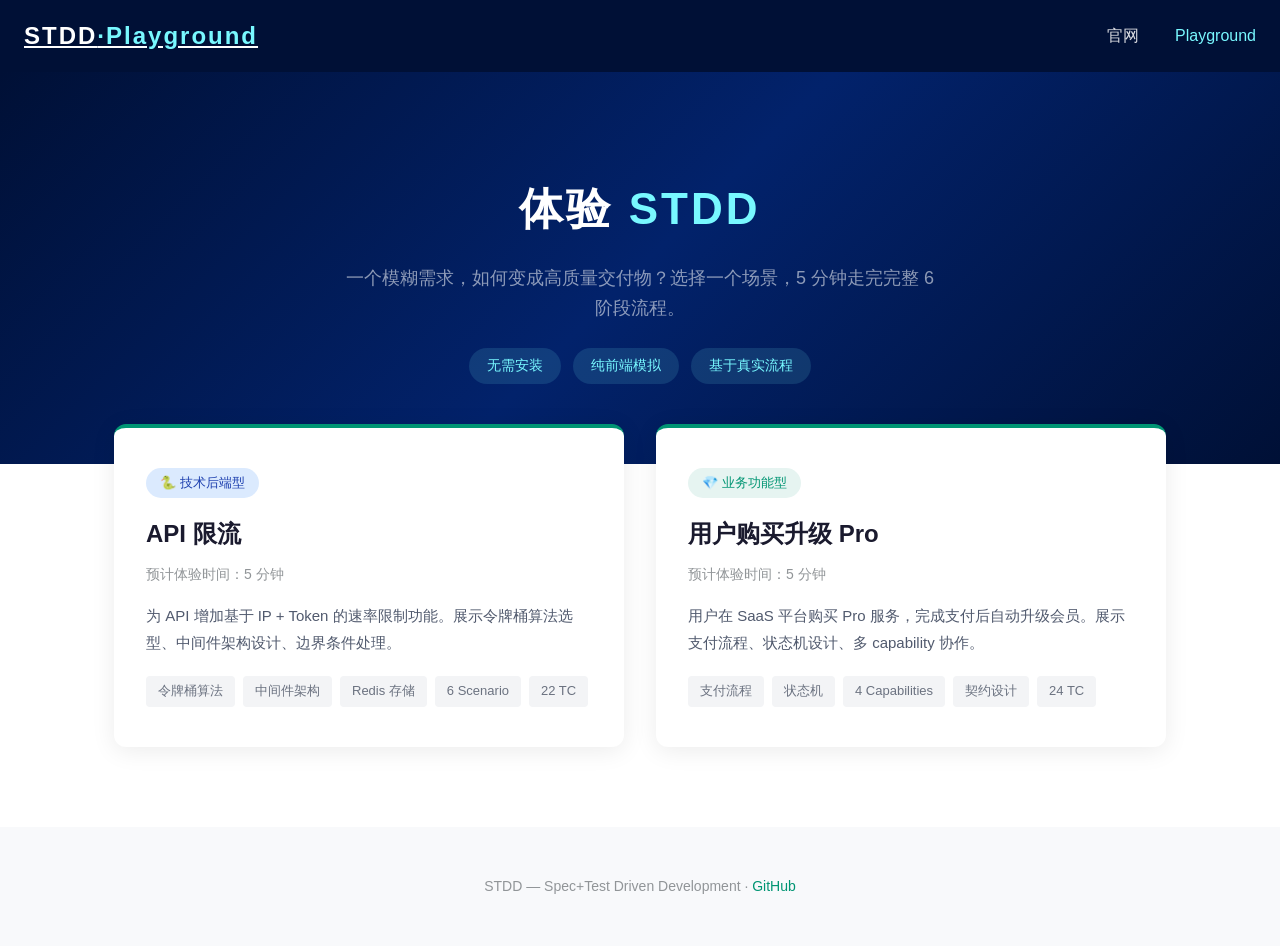
<file: website/playground/index.html>
<!DOCTYPE html>
<html lang="zh-CN">
<head>
    <meta charset="UTF-8">
    <meta name="viewport" content="width=device-width, initial-scale=1.0">
    <title>STDD Playground — 5 分钟体验 Spec+Test 双驱动研发流程</title>
    <meta name="description" content="无需安装，5 分钟直观感受 STDD 如何将模糊需求转化为高质量交付。双场景演示：API 限流（技术型）+ 用户购买升级Pro（业务型）。">
    <style>
        *, *::before, *::after { margin: 0; padding: 0; box-sizing: border-box; }

        body {
            font-family: 'Noto Sans SC', 'PingFang SC', 'Microsoft YaHei', Arial, sans-serif;
            color: #515a6e;
            background: #fff;
            font-size: 16px;
            line-height: 1.7;
        }

        /* Nav — reused from main site */
        .nav {
            width: 100%; height: 72px; background: #001036;
            display: flex; align-items: center; justify-content: center;
            position: fixed; top: 0; z-index: 100;
        }
        .nav-inner {
            width: 1320px; max-width: 100%; padding: 0 24px;
            display: flex; justify-content: space-between; align-items: center;
        }
        .nav-logo { font-size: 24px; font-weight: 700; color: #fff; letter-spacing: 2px; }
        .nav-logo span { color: #78f8ff; }
        .nav-links { display: flex; gap: 36px; }
        .nav-links a { font-size: 16px; color: rgba(255,255,255,0.85); text-decoration: none; transition: color 0.2s; }
        .nav-links a:hover { color: #78f8ff; }
        .nav-links a.active { color: #78f8ff; }

        .content { margin-top: 72px; }

        /* Hero */
        .hero {
            background: linear-gradient(135deg, #001036 0%, #02226b 50%, #001036 100%);
            padding: 100px 0 80px; text-align: center; color: #fff;
        }
        .hero h1 { font-size: 44px; font-weight: 700; letter-spacing: 3px; }
        .hero h1 span { color: #78f8ff; }
        .hero p { font-size: 18px; color: rgba(255,255,255,0.55); margin-top: 16px; max-width: 600px; margin-left: auto; margin-right: auto; }
        .hero .tag-row { margin-top: 24px; display: flex; gap: 12px; justify-content: center; flex-wrap: wrap; }
        .hero .tag {
            padding: 6px 18px; border-radius: 20px; font-size: 14px;
            background: rgba(120,248,255,0.12); color: #78f8ff;
        }

        /* Scenario cards */
        .scenarios {
            max-width: 1100px; margin: -40px auto 80px; padding: 0 24px;
            display: grid; grid-template-columns: 1fr 1fr; gap: 32px;
            position: relative; z-index: 1;
        }
        .scenario-card {
            background: #fff; border-radius: 12px; padding: 40px 32px;
            box-shadow: 0 4px 24px rgba(0,0,0,0.08);
            transition: transform 0.2s, box-shadow 0.2s;
            text-decoration: none; color: inherit; display: block;
            border-top: 4px solid #009573;
        }
        .scenario-card:hover {
            transform: translateY(-4px);
            box-shadow: 0 8px 32px rgba(0,0,0,0.12);
        }
        .scenario-card .sc-type {
            display: inline-block; padding: 4px 14px; border-radius: 20px;
            font-size: 13px; margin-bottom: 16px;
            background: #e6f4f1; color: #009573; font-weight: 500;
        }
        .scenario-card .sc-type.tech { background: #dbeafe; color: #1e40af; }
        .scenario-card h2 { font-size: 24px; color: #1a1a2e; margin-bottom: 8px; }
        .scenario-card .sc-time { font-size: 14px; color: #919598; margin-bottom: 16px; }
        .scenario-card .sc-desc { font-size: 15px; color: #515a6e; line-height: 1.8; }
        .scenario-card .sc-highlights {
            margin-top: 20px; display: flex; flex-wrap: wrap; gap: 8px;
        }
        .scenario-card .sc-highlights span {
            padding: 4px 12px; border-radius: 4px; font-size: 13px;
            background: #f3f4f6; color: #6b7280;
        }

        /* Footer */
        .footer {
            text-align: center; padding: 48px 24px; background: #f8f9fb;
            color: #919598; font-size: 14px;
        }
        .footer a { color: #009573; text-decoration: none; }

        @media (max-width: 768px) {
            .scenarios { grid-template-columns: 1fr; margin-top: -20px; }
            .hero { padding: 60px 0 50px; }
            .hero h1 { font-size: 28px; }
        }
    </style>
</head>
<body>
    <nav class="nav">
        <div class="nav-inner">
            <a href="../index.html" class="nav-logo">STDD<span>·Playground</span></a>
            <div class="nav-links">
                <a href="../index.html">官网</a>
                <a href="index.html" class="active">Playground</a>
            </div>
        </div>
    </nav>

    <div class="content">
        <section class="hero">
            <h1>体验 <span>STDD</span></h1>
            <p>一个模糊需求，如何变成高质量交付物？选择一个场景，5 分钟走完完整 6 阶段流程。</p>
            <div class="tag-row">
                <span class="tag">无需安装</span>
                <span class="tag">纯前端模拟</span>
                <span class="tag">基于真实流程</span>
            </div>
        </section>

        <section class="scenarios">
            <a href="api-rate-limit/index.html" class="scenario-card">
                <span class="sc-type tech">🐍 技术后端型</span>
                <h2>API 限流</h2>
                <p class="sc-time">预计体验时间：5 分钟</p>
                <p class="sc-desc">为 API 增加基于 IP + Token 的速率限制功能。展示令牌桶算法选型、中间件架构设计、边界条件处理。</p>
                <div class="sc-highlights">
                    <span>令牌桶算法</span>
                    <span>中间件架构</span>
                    <span>Redis 存储</span>
                    <span>6 Scenario</span>
                    <span>22 TC</span>
                </div>
            </a>

            <a href="user-pro-upgrade/index.html" class="scenario-card">
                <span class="sc-type">💎 业务功能型</span>
                <h2>用户购买升级 Pro</h2>
                <p class="sc-time">预计体验时间：5 分钟</p>
                <p class="sc-desc">用户在 SaaS 平台购买 Pro 服务，完成支付后自动升级会员。展示支付流程、状态机设计、多 capability 协作。</p>
                <div class="sc-highlights">
                    <span>支付流程</span>
                    <span>状态机</span>
                    <span>4 Capabilities</span>
                    <span>契约设计</span>
                    <span>24 TC</span>
                </div>
            </a>
        </section>
    </div>

    <footer class="footer">
        <p>STDD — Spec+Test Driven Development · <a href="https://github.com/leonai42/stdd">GitHub</a></p>
    </footer>
</body>
</html>
</file>
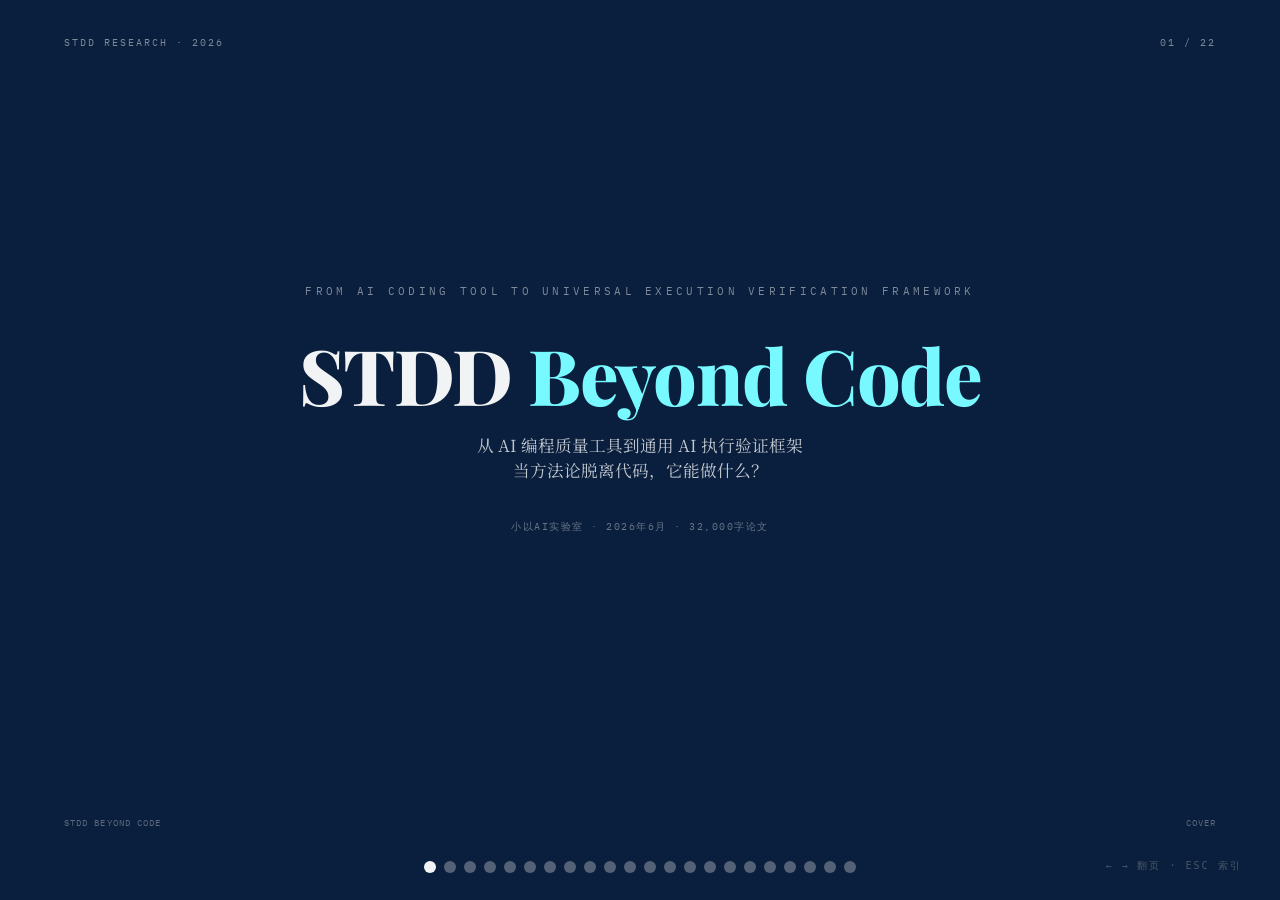
<file: ppt/beyond-code.html>
<!DOCTYPE html>
<html lang="zh-CN">
<head>
<meta charset="UTF-8"><meta name="viewport" content="width=device-width,initial-scale=1.0">
<title>STDD Beyond Code · 通用AI执行验证框架</title>
<link href="https://fonts.googleapis.com/css2?family=Playfair+Display:ital,wght@0,400;0,600;0,800;1,400;1,700&family=Source+Serif+4:ital,opsz,wght@0,8..60,300;0,8..60,500;0,8..60,600;1,8..60,400&family=IBM+Plex+Mono:wght@300;400;500;600&family=Noto+Serif+SC:wght@300;400;500;600;700;900&family=Noto+Sans+SC:wght@300;400;500;700;900&display=swap" rel="stylesheet">
<style>
:root{--ink:#0a1f3d;--ink-rgb:10,31,61;--paper:#f1f3f5;--paper-rgb:241,243,245;--accent:#78f8ff;--green:#009573;--mono:"IBM Plex Mono",monospace;--serif-en:"Playfair Display","Source Serif 4",Georgia,serif;--serif-zh:"Noto Serif SC",serif;--sans-zh:"Noto Sans SC",sans-serif}
*{box-sizing:border-box;margin:0;padding:0}
html,body{width:100%;height:100%;overflow:hidden;background:var(--ink);color:var(--paper);font-family:var(--sans-zh)}
#deck{position:fixed;inset:0;width:10000vw;height:100vh;display:flex;flex-wrap:nowrap;transition:transform .9s cubic-bezier(.77,0,.175,1);z-index:10}
.slide{width:100vw;height:100vh;flex:0 0 100vw;position:relative;padding:4vh 5vw 8vh 5vw;display:flex;flex-direction:column;overflow-y:auto}
.slide.light{color:var(--ink);background:var(--paper)}.slide.dark{color:var(--paper);background:var(--ink)}
.slide.hero{justify-content:center;text-align:center}
.chrome{display:flex;justify-content:space-between;font-family:var(--mono);font-size:max(10px,.7vw);letter-spacing:.2em;text-transform:uppercase;opacity:.5;margin-bottom:1vh}
.foot{margin-top:auto;display:flex;justify-content:space-between;font-family:var(--mono);font-size:max(9px,.6vw);letter-spacing:.12em;text-transform:uppercase;opacity:.35}
.kicker{font-family:var(--mono);font-size:11px;letter-spacing:.3em;text-transform:uppercase;opacity:.5;margin-bottom:2vh}
.h-hero{font-family:var(--serif-en);font-size:6vw;font-weight:800;line-height:1.05;letter-spacing:-.02em}
.h-xl{font-family:var(--serif-en);font-size:3.5vw;font-weight:700;line-height:1.1}
.h-lg{font-size:2.2vw;font-weight:600;line-height:1.25}.h-md{font-size:1.4vw;font-weight:600;line-height:1.35}
.lead{font-family:var(--serif-zh);font-weight:400;font-size:1.3vw;line-height:1.55;opacity:.8}
.en{font-family:var(--serif-en);font-style:italic;font-weight:500}
.meta{font-family:var(--mono);font-size:max(10px,.65vw);letter-spacing:.15em;text-transform:uppercase;opacity:.4;margin-top:2vh}
.g{display:grid;gap:1.5vw;align-content:center;flex:1}.g2{grid-template-columns:repeat(2,1fr)}.g3{grid-template-columns:repeat(3,1fr)}.g4{grid-template-columns:repeat(4,1fr)}
.card{background:rgba(255,255,255,0.04);border-radius:6px;padding:2.5vh 1.5vw}.light .card{background:rgba(0,0,0,0.03)}.card .emoji{font-size:2.2vw}.card h4{font-size:1.1vw;font-weight:600;margin:.6vh 0}.card p{font-size:.8vw;opacity:.7;line-height:1.45}
.stat-r{display:flex;gap:3vw;justify-content:center;margin:3vh 0}
.stat-v{font-family:var(--serif-en);font-size:3.5vw;font-weight:800;color:var(--accent)}.light .stat-v{color:var(--green)}
.stat-l{font-size:.85vw;opacity:.5;margin-top:.3vh;text-align:center}
.pipe{display:flex;align-items:center;justify-content:center;gap:1.5vw;margin:3vh 0}
.pn{text-align:center;padding:1.5vh 1.5vw;border-radius:6px;background:rgba(255,255,255,0.05);min-width:90px}.light .pn{background:rgba(0,0,0,0.04)}.pn .icon{font-size:2vw}.pn .lbl{font-size:.7vw;opacity:.7;margin-top:.5vh}
.pa{font-size:1.5vw;opacity:.4}
.vs{display:grid;grid-template-columns:1fr 50px 1fr;align-items:center;gap:1.5vw}
.vl{background:rgba(255,255,255,0.03);border:1px solid rgba(255,255,255,0.1);padding:2.5vh 2vw;border-radius:6px}
.vr{background:rgba(0,149,115,0.08);border:1px solid rgba(0,149,115,0.3);padding:2.5vh 2vw;border-radius:6px}
.light .vl{background:rgba(0,0,0,0.02)}.light .vr{background:rgba(0,149,115,0.06)}.va{text-align:center;font-size:2vw;opacity:.3}
table{width:100%;border-collapse:collapse;font-size:.78vw}th{background:rgba(255,255,255,0.06);padding:1vh .8vw;text-align:left;font-weight:600}td{padding:.8vh .8vw;border-bottom:1px solid rgba(255,255,255,0.06)}.light th{background:rgba(0,0,0,0.04)}.light td{border-color:rgba(0,0,0,0.06)}.cg{color:var(--green);font-weight:600}.cr{color:#ef4444}
pre{font-family:var(--mono);font-size:.6vw;line-height:1.7;opacity:.8;background:rgba(0,0,0,0.03);padding:1.5vh 1vw;border-radius:4px}.light pre{background:rgba(0,0,0,0.03)}
@media(max-width:900px){.h-hero{font-size:8vw}.h-xl{font-size:5vw}.g3,.g4{grid-template-columns:repeat(2,1fr)}.g2{grid-template-columns:1fr}.vs{grid-template-columns:1fr}.va{display:none}}
</style>
</head>
<body>
<div id="deck">

<!-- ═══════════ PART 1: WHY · 背景与问题 ═══════════ -->

<!-- P01 封面 -->
<section class="slide hero dark">
<div class="chrome"><div>STDD Research · 2026</div><div>01 / 22</div></div>
<div style="display:grid;gap:2vh;align-content:center;min-height:78vh">
<div class="kicker">From AI Coding Tool to Universal Execution Verification Framework</div>
<h1 class="h-hero">STDD<span style="color:var(--accent)"> Beyond Code</span></h1>
<p class="lead" style="max-width:55vw;margin:0 auto">从 AI 编程质量工具到通用 AI 执行验证框架<br>当方法论脱离代码，它能做什么？</p>
<div class="meta">小以AI实验室 · 2026年6月 · 32,000字论文</div>
</div>
<div class="foot"><div>STDD Beyond Code</div><div>Cover</div></div>
</section>

<!-- P02 目录 -->
<section class="slide light">
<div class="chrome"><div>Outline</div><div>02 / 22</div></div>
<div class="g g2" style="flex:1">
<div><div class="kicker">Part 1 · 为什么</div>
<div class="card"><h4>03 问题背景</h4><p>AI编程的质量困境与SDD运动的局限</p></div>
<div class="card" style="margin-top:.8vh"><h4>04 核心论点</h4><p>STDD的核心循环不依赖代码</p></div>
<div class="kicker" style="margin-top:2vh">Part 2 · 是什么</div>
<div class="card"><h4>05 理论基础</h4><p>质量模型·过程改进·知识管理·控制论</p></div>
<div class="card" style="margin-top:.8vh"><h4>06-07 方法论</h4><p>六阶段流程 + 经验复利机制</p></div>
<div class="card" style="margin-top:.8vh"><h4>08 技术实现</h4><p>Agent验证管线架构</p></div>
</div>
<div><div class="kicker">Part 3 · 怎么用</div>
<div class="card"><h4>09-10 金融场景</h4><p>量化策略·风控审计·基金上线·数据报表</p></div>
<div class="card" style="margin-top:.8vh"><h4>11-12 日常工作</h4><p>官网维护·文档发布·客户管理·新人入职</p></div>
<div class="card" style="margin-top:.8vh"><h4>13 技术运维</h4><p>部署验证·配置管理·CI/CD·事故复盘</p></div>
<div class="kicker" style="margin-top:2vh">Part 4 · 价值与行动</div>
<div class="card"><h4>14-17 效果评估</h4><p>定量数据·成本效益·组织影响·框架对比</p></div>
<div class="card" style="margin-top:.8vh"><h4>18-22 展望与行动</h4><p>边界·未来·快速开始·结论</p></div>
</div>
</div>
<div class="foot"><div>STDD Beyond Code</div><div>Outline</div></div>
</section>

<!-- P03 背景：AI编程的质量危机 -->
<section class="slide dark">
<div class="chrome"><div>Background</div><div>03 / 22</div></div>
<div style="display:flex;flex-direction:column;justify-content:center;flex:1">
<div class="kicker">The Quality Crisis</div>
<h2 class="h-xl">AI 能写代码<span style="color:var(--accent)"><br>但不能保证写对</span></h2>
<div class="stat-r">
<div style="text-align:center"><div class="stat-v">38.2%</div><div class="stat-l">AI任务一次通过率<br><small>DAPLab 2026, n=2,847</small></div></div>
<div style="text-align:center"><div class="stat-v" style="color:#ef4444">14.7%</div><div class="stat-l">复杂多文件通过率<br><small>同上</small></div></div>
<div style="text-align:center"><div class="stat-v">65%</div><div class="stat-l">企业AI失败<br>因上下文漂移<br><small>Anthropic 2026</small></div></div>
<div style="text-align:center"><div class="stat-v">60-90%</div><div class="stat-l">编译通过但<br>语义错误<br><small>AWS Kiro 引述</small></div></div>
</div>
<p class="lead" style="text-align:center;margin-top:2vh">行业共识：<strong>在AI生成代码前，先就"做什么"达成结构化一致</strong> → 规范驱动开发(SDD)运动</p>
</div>
<div class="foot"><div>STDD Beyond Code</div><div>Background</div></div>
</section>

<!-- P04 核心论点 -->
<section class="slide light">
<div class="chrome"><div>Core Thesis</div><div>04 / 22</div></div>
<div class="g g2" style="flex:1">
<div>
<div class="kicker">The Big Idea</div>
<h2 class="h-xl">三要素循环<span class="en" style="display:block;font-size:1.6vw;color:var(--green)">不依赖代码</span></h2>
<div class="pipe" style="margin:3vh 0">
<div class="pn"><div class="icon">📋</div><div class="lbl">定义预期</div></div><div class="pa">→</div>
<div class="pn"><div class="icon">✅</div><div class="lbl">验证结果</div></div><div class="pa">→</div>
<div class="pn"><div class="icon">🧠</div><div class="lbl">积累经验</div></div>
</div>
<p class="lead">质量不依赖执行者身份，依赖<strong>"预期是否被明确定义"</strong>和<strong>"结果是否被系统化验证"</strong></p>
</div>
<div class="vs">
<div class="vl"><h4 class="h-md">编程场景</h4><p class="lead" style="font-size:1vw">GIVEN/WHEN/THEN<br>→ pytest 测试<br>→ 代码失败模式</p></div>
<div class="va">→</div>
<div class="vr"><h4 class="h-md" style="color:var(--green)">非编程场景</h4><p class="lead" style="font-size:1vw">前置条件/操作/预期<br>→ Agent CP 断言<br>→ 流程失败模式</p></div>
</div>
</div>
<div class="foot"><div>STDD Beyond Code</div><div>Core Thesis</div></div>
</section>

<!-- ═══════════ PART 2: WHAT · 理论与方法 ═══════════ -->

<!-- P05 理论基础 -->
<section class="slide dark">
<div class="chrome"><div>Theory</div><div>05 / 22</div></div>
<div class="g g3" style="flex:1">
<div class="card"><div class="emoji">📐</div><h4>软件质量模型</h4><p>McCall三要素·ISO 25010八特性·Humphrey质量门。STDD的12类失败模式覆盖ISO 25010的6个质量特性。</p></div>
<div class="card"><div class="emoji">🔄</div><h4>过程改进理论</h4><p>Deming PDCA循环·CMMI五级成熟度·Six Sigma DMAIC。STDD经验系统=自动化DMAIC循环。</p></div>
<div class="card"><div class="emoji">🧠</div><h4>知识管理模型</h4><p>Nonaka SECI模型·Kolb学习循环。STDD经验FSM=可操作的SECI: 外化→组合→内化→社会化。</p></div>
<div class="card"><div class="emoji">⚙️</div><h4>控制论基础</h4><p>Wiener反馈控制·Kolmogorov复杂性。Spec=目标值，Test=测量值，Learn=纠偏。控制有效性不依赖被控对象。</p></div>
<div class="card"><div class="emoji">👤</div><h4>人因工程</h4><p>Parasuraman自动化层级·Bainbridge悖论·Endsley情境意识。STDD Gate=自适应自动化。</p></div>
<div class="card"><div class="emoji">📊</div><h4>信息与决策论</h4><p>Spec精确度与AI输出不确定性的反比关系。锚定法L1-L4=逐步增加描述精确度降低不确定性。</p></div>
</div>
<div class="foot"><div>STDD Beyond Code</div><div>Theory</div></div>
</section>

<!-- P06 六阶段流程 -->
<section class="slide light">
<div class="chrome"><div>Methodology</div><div>06 / 22</div></div>
<div class="g g3" style="flex:1">
<div class="card" style="border-top:2px solid var(--green)"><h4>Phase 1 · UNDERSTAND</h4><p>需求结构化<br>编程: proposal.md<br>非编程: proposal.md</p></div>
<div class="card" style="border-top:2px solid #ef4444"><h4>Phase 2 · SPEC</h4><p>预期定义<br>编程: GIVEN/WHEN/THEN<br>非编程: agent_spec.yaml</p></div>
<div class="card" style="border-top:2px solid var(--accent)"><h4>Phase 3 · SLICE</h4><p>任务分解<br>编程: slices.md<br>非编程: 检查点分组</p></div>
<div class="card" style="border-top:2px solid var(--green)"><h4>Phase 4 · BUILD</h4><p>执行<br>编程: TDD RED→GREEN<br>非编程: Agent操作</p></div>
<div class="card" style="border-top:2px solid #ef4444"><h4>Phase 5 · VERIFY</h4><p>验证<br>编程: pytest+cov<br>非编程: CP断言</p></div>
<div class="card" style="border-top:2px solid var(--accent)"><h4>Phase 6 · DELIVER</h4><p>归档学习<br>编程: archive+merge<br>非编程: archive+经验</p></div>
</div>
<p class="lead" style="text-align:center;margin-top:2vh">六阶段的本质不依赖"代码"——每个阶段的抽象含义是通用的</p>
<div class="foot"><div>STDD Beyond Code</div><div>Six Phases</div></div>
</section>

<!-- P07 经验复利 -->
<section class="slide dark">
<div class="chrome"><div>Experience</div><div>07 / 22</div></div>
<div style="display:flex;flex-direction:column;justify-content:center;flex:1">
<div class="kicker">The Compound Effect</div>
<h2 class="h-xl">经验复利<span class="en" style="display:block;font-size:1.4vw;color:var(--accent)">E(n) = E(0) + αn(1-e^(-βn))</span></h2>
<div class="pipe" style="margin:3vh 0">
<div class="pn"><div class="icon">🔍</div><div class="lbl">V2.4<br>项目级</div></div><div class="pa">→</div>
<div class="pn"><div class="icon">🌐</div><div class="lbl">V2.5<br>社区共享</div></div><div class="pa">→</div>
<div class="pn"><div class="icon">📊</div><div class="lbl">V2.7<br>溯源体系</div></div><div class="pa">→</div>
<div class="pn" style="border:1px solid var(--accent)"><div class="icon">🏦</div><div class="lbl">V3.0+<br>领域包</div></div>
</div>
<div class="g g3" style="margin-top:2vh">
<div class="card"><h4>🏦 金融包</h4><p>策略·风控·基金·合规</p></div>
<div class="card"><h4>🏥 医疗包</h4><p>FDA/CE认证·数据完整性</p></div>
<div class="card"><h4>⚖️ 法律包</h4><p>GDPR·SOC2·等保合规</p></div>
</div>
</div>
<div class="foot"><div>STDD Beyond Code</div><div>Experience</div></div>
</section>

<!-- P08 Agent验证管线 -->
<section class="slide light">
<div class="chrome"><div>Technology</div><div>08 / 22</div></div>
<div class="g g2" style="flex:1">
<div>
<h3 class="h-md">agent_spec.yaml — 机器可执行+人类可读</h3>
<pre>
meta:
  task_id: deploy-staging
  system: production-server
steps:
  - id: CP-1
    description: 健康检查
    action: curl https://host/health
    assertions:
      - type: http_status
        expected: 200
      - type: stdout_contains
        expected: "ok"
  - id: CP-2
    action: docker compose up -d
    assertions:
      - type: exit_code
        expected: 0
rollback:
  steps:
    - docker compose down
    - docker compose up -d --no-build</pre>
</div>
<div style="display:flex;flex-direction:column;gap:1.5vh;justify-content:center">
<div class="card"><h4>🔧 6种断言类型</h4><p>exit_code / stdout / stderr / http_status / file_exists / file_contains</p></div>
<div class="card"><h4>🎯 双用途设计</h4><p>机器可执行指令 = 人类可读SOP文档。永不漂移。</p></div>
<div class="card"><h4>⚡ 效率提升</h4><p>部署验证: 15-20分钟 → 90秒 (-92%)</p></div>
<div class="card"><h4>🔄 回滚机制</h4><p>失败后不自动回滚，生成报告提示人工确认</p></div>
</div>
</div>
<div class="foot"><div>STDD Beyond Code</div><div>Agent Pipeline</div></div>
</section>

<!-- ═══════════ PART 3: HOW · 场景实践 ═══════════ -->

<!-- P09 金融：量化策略 -->
<section class="slide dark">
<div class="chrome"><div>Finance · Quant</div><div>09 / 22</div></div>
<div class="g g2" style="flex:1">
<div>
<div class="kicker">Case Study: TStrategy V4.2</div>
<h3 class="h-lg">量化策略上线<span class="en" style="display:block;font-size:1vw;color:var(--accent)">5 CP · 40+经验 · 零遗漏</span></h3>
<div class="card" style="margin-top:2vh"><h4>CP体系</h4><p>CP-1 数据完整性 · CP-2 参数合规 · CP-3 风控规则 · CP-4 订单模拟 · CP-5 绩效指标</p></div>
<div class="card" style="margin-top:1vh"><h4>关键经验</h4><p>EXP-001: 未来函数检测 · EXP-002: 过拟合预警 · EXP-003: 交易成本偏差 · EXP-004: 分红除权跳空</p></div>
</div>
<div style="display:flex;flex-direction:column;gap:2vh;justify-content:center">
<div class="card" style="text-align:center"><span style="font-size:2.5vw;font-weight:800" class="cg">-100%</span><br><span>策略上线遗漏率: 15%→0%</span></div>
<div class="card" style="text-align:center"><span style="font-size:2.5vw;font-weight:800" class="cg">-66%</span><br><span>回测-实盘偏差: 3.2%→1.1%</span></div>
<div class="card" style="text-align:center"><span style="font-size:2.5vw;font-weight:800" class="cg">+100%</span><br><span>审计追溯率: 0%→100%</span></div>
</div>
</div>
<div class="foot"><div>STDD Beyond Code</div><div>Finance · Quant</div></div>
</section>

<!-- P10 金融：风控+基金+报表 -->
<section class="slide light">
<div class="chrome"><div>Finance · More</div><div>10 / 22</div></div>
<div class="g g2" style="flex:1">
<div class="card" style="border-left:3px solid var(--green)"><div class="emoji">🛡️</div><h4>风控规则审计</h4><p>完整追溯链: 需求→proposal→Gate→test-report→archive。满足巴塞尔III和中国银保监会合规要求。传统邮件审批→结构化Gate确认。</p></div>
<div class="card" style="border-left:3px solid var(--accent)"><div class="emoji">🏦</div><h4>基金产品上线</h4><p>20+ CP标准化检查清单。跨托管/备案/销售/清算系统协调。遗漏率: 15%→0%。跨部门沟通: -60%。</p></div>
<div class="card" style="border-left:3px solid #e67e22"><div class="emoji">📊</div><h4>数据报表验证</h4><p>5 CP: 数据源完整性→交叉验证→异常检测→格式合规→发送。人工核对工作量-80%。</p></div>
<div class="card" style="border-left:3px solid #8b5cf6"><div class="emoji">💡</div><h4>金融ROI分析</h4><p>单次实盘部署潜在损失=X。STDD降低遗漏率90%。管理千万级资金的团队，ROI可达100:1以上。</p></div>
</div>
<div class="foot"><div>STDD Beyond Code</div><div>Finance · Risk & Fund</div></div>
</section>

<!-- P11 日常：官网+文档 -->
<section class="slide dark">
<div class="chrome"><div>Daily Work</div><div>11 / 22</div></div>
<div class="g g2" style="flex:1">
<div>
<div class="kicker">Live Demo: STDD官网 V2.5</div>
<h3 class="h-lg">官网维护 + 文档发布<span class="en" style="display:block;font-size:.9vw;color:var(--accent)">最成熟的非编程实践</span></h3>
<div class="card" style="margin-top:1.5vh"><h4>官网 6 CP</h4><p>链接有效性·中英双语·响应式·版本号·性能·SEO。回滚率15%→0%。中英不同步2-3处→0。</p></div>
<div class="card" style="margin-top:1vh"><h4>文档 4 CP</h4><p>版本号一致性·内部链接·代码可执行·中英段落。版本不一致-85%。新增CLI文档遗漏-90%。</p></div>
</div>
<div style="display:flex;flex-direction:column;gap:1vh;justify-content:center">
<div class="card" style="text-align:center"><span style="font-size:2.5vw;font-weight:800" class="cg">-100%</span><br>发布回滚率</div>
<div class="card" style="text-align:center"><span style="font-size:2.5vw;font-weight:800" class="cg">-85%</span><br>文档不一致</div>
<div class="card" style="text-align:center"><span style="font-size:2.5vw;font-weight:800" class="cg">-100%</span><br>链接失效遗漏</div>
</div>
</div>
<div class="foot"><div>STDD Beyond Code</div><div>Daily · Website & Docs</div></div>
</section>

<!-- P12 日常：客户+新人+决策 -->
<section class="slide light">
<div class="chrome"><div>Daily Work</div><div>12 / 22</div></div>
<div class="g g2" style="flex:1">
<div class="card"><div class="emoji">🤝</div><h4>客户需求管理</h4><p>真实案例: 金融软件公司。客户需求→proposal→Gate锁定→验收。需求变更-77%。验收一次通过率33%→100%。返工31%→8%。满意度3.2→4.6/5。</p></div>
<div class="card"><div class="emoji">👋</div><h4>新人Onboarding</h4><p>15 CP标准化流程。入职5天→2天(-60%)。拟合曲线T(n)≈5.2×n^(-0.38)。第10人≈2.1天。年ROI 15:1。</p></div>
<div class="card"><div class="emoji">🎯</div><h4>会议决策追踪</h4><p>技术决策不再依赖聊天记录。每个决策走proposal→design→archive。6个月后准确回忆: 口头30%→文档100%。</p></div>
<div class="card"><div class="emoji">💡</div><h4>经验跨域迁移</h4><p>官网中英不一致经验→文档中英检查CP。金融参数交叉验证→配置diff对比CP。场景越多，交叉越丰富。</p></div>
</div>
<div class="foot"><div>STDD Beyond Code</div><div>Daily · Client & Onboarding</div></div>
</section>

<!-- P13 运维场景 -->
<section class="slide dark">
<div class="chrome"><div>DevOps</div><div>13 / 22</div></div>
<div class="g g2" style="flex:1">
<div>
<div class="kicker">Production Operations</div>
<h3 class="h-lg">部署验证<span class="en" style="display:block;font-size:.9vw;color:var(--accent)">5 CP · 90秒 · 13.3%拦截率</span></h3>
<div class="card" style="margin-top:1.5vh"><p>CP-1 镜像拉取 · CP-2 容器启动 · CP-3 健康检查 · CP-4 日志异常 · CP-5 回滚就绪</p></div>
<div class="card" style="margin-top:1vh"><span class="cg">效率: 15min→90s (-92%)</span><br><span>30次部署拦截4次问题 (13.3%)</span></div>
</div>
<div style="display:flex;flex-direction:column;gap:1.5vh;justify-content:center">
<div class="card"><h4>⚙️ 配置变更管理</h4><p>5 CP: 快照→校验→生效→回归→回滚。20次变更0生产告警(此前10%)</p></div>
<div class="card"><h4>🔄 CI/CD 质量门</h4><p>7项自动检查。非代码项目自动切换检查维度。push触发全自动。</p></div>
<div class="card"><h4>📋 事故复盘</h4><p>完整STDD流程。V2.7事故→2条经验→驱动V2.8的5项流程修复</p></div>
</div>
</div>
<div class="foot"><div>STDD Beyond Code</div><div>DevOps</div></div>
</section>

<!-- ═══════════ PART 4: SO WHAT · 效果与价值 ═══════════ -->

<!-- P14 效果数据汇总 -->
<section class="slide light">
<div class="chrome"><div>Results</div><div>14 / 22</div></div>
<div style="display:flex;flex-direction:column;justify-content:center;flex:1">
<div class="kicker">3 Projects · 50+ Changes · 6 Months</div>
<h2 class="h-xl">定量效果评估</h2>
<div class="g g3" style="margin-top:3vh">
<div class="card" style="text-align:center"><div style="font-size:3vw;font-weight:800" class="cg">-100%</div><p>策略遗漏率<br><small>15%→0%</small></p></div>
<div class="card" style="text-align:center"><div style="font-size:3vw;font-weight:800" class="cg">-85%</div><p>文档不一致<br><small>每版本2-3处→0</small></p></div>
<div class="card" style="text-align:center"><div style="font-size:3vw;font-weight:800" class="cg">-60%</div><p>新人上手<br><small>5天→2天</small></p></div>
<div class="card" style="text-align:center"><div style="font-size:3vw;font-weight:800" class="cg">+400%</div><p>经验留存率<br><small>20%→100%</small></p></div>
<div class="card" style="text-align:center"><div style="font-size:3vw;font-weight:800" class="cg">-74%</div><p>需求返工率<br><small>31%→8%</small></p></div>
<div class="card" style="text-align:center"><div style="font-size:3vw;font-weight:800" class="cg">-92%</div><p>部署验证时间<br><small>15min→90s</small></p></div>
</div>
</div>
<div class="foot"><div>STDD Beyond Code</div><div>Results</div></div>
</section>

<!-- P15 成本效益分析 -->
<section class="slide dark">
<div class="chrome"><div>ROI</div><div>15 / 22</div></div>
<div class="g g2" style="flex:1">
<div>
<h3 class="h-lg">成本效益</h3>
<table style="margin-top:2vh">
<tr><th>场景</th><th>投入</th><th>年收益</th><th>ROI</th></tr>
<tr><td>量化策略上线</td><td>2h</td><td>避免实盘损失</td><td class="cg">100:1+</td></tr>
<tr><td>新人Onboarding</td><td>4h</td><td>¥12,000</td><td class="cg">15:1</td></tr>
<tr><td>官网维护</td><td>30min</td><td>避免回滚修复</td><td class="cg">20:1</td></tr>
<tr><td>文档发布</td><td>15min</td><td>避免信息错误</td><td class="cg">10:1</td></tr>
</table>
</div>
<div>
<h3 class="h-lg">经验复利曲线</h3>
<div class="card"><p>经验条目数: E(n)=E(0)+αn(1-e^(-βn))。社区网络效应: 用户越多→E(0)越大→起点越高。</p></div>
<div class="card" style="margin-top:1vh"><h4>学习曲线</h4><p>新人入职: T(n)≈5.2×n^(-0.38), R²=0.97。第10人≈2.1天。渐近线≈1.5天。</p></div>
<div class="card" style="margin-top:1vh"><h4>质量基线</h4><p>经验库持续积累，每个场景的"最低可接受标准"自动提高。不是团队更努力了，是系统记住了坑。</p></div>
</div>
</div>
<div class="foot"><div>STDD Beyond Code</div><div>ROI</div></div>
</section>

<!-- P16 组织影响 -->
<section class="slide light">
<div class="chrome"><div>Organization</div><div>16 / 22</div></div>
<div class="g g2" style="flex:1">
<div>
<h3 class="h-lg">组织层面影响</h3>
<div class="card"><h4>🧠 知识传承去人格化</h4><p>关键知识不再锁在个别老员工脑中。V2.7-V2.8: 核心贡献者2-3人，新人2天掌握全部历史踩坑。</p></div>
<div class="card"><h4>✅ 决策质量提升</h4><p>V2.7-V2.8: 25个Gate确认决策仅1个被否定(4%)。V2.0-V2.5非正式决策: 30%被后续推翻。</p></div>
<div class="card"><h4>🤝 协作效率提升</h4><p>量化团队跨角色沟通4.5h→1.2h(-73%)。agent_spec本身就是跨职能沟通介质。</p></div>
</div>
<div>
<h3 class="h-lg">方法论启示</h3>
<div class="card"><h4>启示1</h4><p>质量保障应独立于领域。AI能力趋于同质化→经验积累是真正的护城河。</p></div>
<div class="card"><h4>启示2</h4><p>人机协作的界面设计至关重要。"自动化梯度"优于"全自动或全手动"的二元选择。</p></div>
<div class="card"><h4>启示3</h4><p>隐性→显性知识转化是组织能力建设的核心。STDD经验FSM=可操作的SECI模型实现。</p></div>
</div>
</div>
<div class="foot"><div>STDD Beyond Code</div><div>Organization</div></div>
</section>

<!-- P17 框架对比 -->
<section class="slide dark">
<div class="chrome"><div>Comparison</div><div>17 / 22</div></div>
<div style="display:flex;flex-direction:column;justify-content:center;flex:1">
<h3 class="h-lg">9 大框架非编程适用性对比</h3>
<table style="margin-top:2vh">
<tr><th>框架</th><th>非编程</th><th>TDD</th><th>经验</th><th>社区</th><th>失败检查</th><th>开源</th></tr>
<tr><td class="cg">STDD V2.8</td><td class="cg">⭐⭐⭐⭐⭐</td><td class="cg">✅</td><td class="cg">5态FSM</td><td class="cg">✅</td><td class="cg">12类</td><td>MIT</td></tr>
<tr><td>OpenSpec</td><td>⭐⭐</td><td class="cr">❌</td><td class="cr">❌</td><td class="cr">❌</td><td class="cr">❌</td><td>MIT</td></tr>
<tr><td>Spec Kit</td><td>⭐</td><td class="cr">❌</td><td class="cr">❌</td><td class="cr">❌</td><td class="cr">❌</td><td>MIT</td></tr>
<tr><td>Superpowers</td><td>⭐⭐</td><td class="cg">✅</td><td class="cr">❌</td><td class="cr">❌</td><td>非正式</td><td>MIT</td></tr>
<tr><td>BMAD</td><td>⭐</td><td class="cr">❌</td><td class="cr">❌</td><td class="cr">❌</td><td class="cr">❌</td><td>MIT</td></tr>
<tr><td>Kiro</td><td>⭐</td><td>可选</td><td class="cr">❌</td><td class="cr">❌</td><td class="cr">❌</td><td class="cr">商业</td></tr>
</table>
<p class="lead" style="text-align:center;margin-top:1.5vh;font-size:1vw">STDD是唯一具备<strong>完整非编程支持 + 经验自学习 + 社区共享</strong>的框架</p>
</div>
<div class="foot"><div>STDD Beyond Code</div><div>Comparison</div></div>
</section>

<!-- ═══════════ PART 5: NOW WHAT · 展望与行动 ═══════════ -->

<!-- P18 适用边界 -->
<section class="slide light">
<div class="chrome"><div>Scope</div><div>18 / 22</div></div>
<div style="display:flex;flex-direction:column;justify-content:center;flex:1">
<div class="kicker">When to Use · When Not to Use</div>
<h2 class="h-xl">适用性边界</h2>
<div class="g g3" style="margin-top:3vh">
<div class="card" style="border-top:2px solid var(--green)"><div class="emoji">✅</div><h4>适用条件</h4><p>可定义预期结果<br>可客观验证<br>有重复性<br>经验积累有意义</p></div>
<div class="card" style="border-top:2px solid #e67e22"><div class="emoji">⚠️</div><h4>需要适配</h4><p>需扩展失败模式类别<br>需定制agent_spec模板<br>需建立领域术语表</p></div>
<div class="card" style="border-top:2px solid #ef4444"><div class="emoji">❌</div><h4>不适用</h4><p>纯创意工作<br>一次性任务<br>需实时直觉判断<br>无法客观验证</p></div>
</div>
<p class="lead" style="text-align:center;margin-top:3vh">核心判断标准：<strong>能否定义"做好是什么样"？</strong></p>
</div>
<div class="foot"><div>STDD Beyond Code</div><div>Scope</div></div>
</section>

<!-- P19 未来方向 -->
<section class="slide dark">
<div class="chrome"><div>Future</div><div>19 / 22</div></div>
<div class="g g2" style="flex:1">
<div>
<h3 class="h-lg">短期 (6个月)</h3>
<div class="card"><h4>🏦 领域经验包</h4><p>金融/医疗/法律垂直领域预置agent_spec模板和经验库，社区贡献+官方审核。</p></div>
<div class="card" style="margin-top:1vh"><h4>🤖 AI辅助CP生成</h4><p>自然语言描述→agent_spec.yaml自动生成。降低非技术用户的使用门槛。</p></div>
<div class="card" style="margin-top:1vh"><h4>📊 多项目分析</h4><p>基于project-index.yaml跨项目经验关联，识别领域级通用失败模式。</p></div>
</div>
<div>
<h3 class="h-lg">中长期 (6-24月)</h3>
<div class="card"><h4>🔗 多系统Agent验证</h4><p>跨系统业务流程: 下单→支付→物流→通知。TEAM版核心能力。</p></div>
<div class="card" style="margin-top:1vh"><h4>🎯 自适应检查点</h4><p>AI根据历史经验自动调整CP优先级。高频失败点→强制检查。长期PASS→降级快速检查。</p></div>
<div class="card" style="margin-top:1vh"><h4>💹 经验效果量化</h4><p>每条经验的经济价值模型。阻止问题的潜在损失=经验的ROI。量化经验库价值。</p></div>
</div>
</div>
<div class="foot"><div>STDD Beyond Code</div><div>Future</div></div>
</section>

<!-- P20 快速开始 -->
<section class="slide light">
<div class="chrome"><div>Start</div><div>20 / 22</div></div>
<div style="display:flex;flex-direction:column;justify-content:center;flex:1">
<div class="kicker">Get Started in 5 Minutes</div>
<h2 class="h-xl">立即开始</h2>
<div class="g g2" style="margin-top:3vh">
<div class="card"><h4>1. 安装 STDD</h4><pre style="margin-top:1vh">git clone https://github.com/leonai42/stdd.git
cd stdd && python bin/stdd init
python bin/stdd install claude-code</pre></div>
<div class="card"><h4>2. 创建第一个非编程Change</h4><pre style="margin-top:1vh">mkdir -p changes/website-update
# 编写 proposal.md + agent_spec.yaml
python bin/stdd agent verify website-deploy</pre></div>
</div>
<div class="card" style="margin-top:2vh;text-align:center"><h4>推荐入手路径</h4><p><strong>官网维护</strong>(6 CP, 最简单) → <strong>文档发布</strong>(4 CP) → <strong>新人入职</strong>(15 CP, 经验复利最明显)</p></div>
</div>
<div class="foot"><div>STDD Beyond Code</div><div>Quick Start</div></div>
</section>

<!-- P21 结论 -->
<section class="slide dark">
<div class="chrome"><div>Conclusions</div><div>21 / 22</div></div>
<div style="display:flex;flex-direction:column;justify-content:center;flex:1">
<div class="kicker">Key Findings</div>
<h2 class="h-xl">研究发现</h2>
<div class="g g2" style="margin-top:2vh">
<div class="card" style="border-top:3px solid var(--green)"><h4>✅ 可行性成立</h4><p>STDD的Spec/Test/Learn三要素在非编程场景中完全有效。Agent CP断言是关键桥梁。</p></div>
<div class="card" style="border-top:3px solid var(--green)"><h4>✅ 有效性显著</h4><p>12个场景定量数据: 遗漏率-90%+，文档问题-85%，回滚率-100%，新人上手-60%。</p></div>
<div class="card" style="border-top:3px solid var(--accent)"><h4>✅ 边界清晰</h4><p>适用于"可定义预期+可客观验证+有重复性"的任何工作。</p></div>
<div class="card" style="border-top:3px solid var(--accent)"><h4>🔮 展望</h4><p>领域经验包+多系统验证+自适应CP→STDD for Everything。开源免费，立即可用。</p></div>
</div>
</div>
<div class="foot"><div>STDD Beyond Code</div><div>Conclusions</div></div>
</section>

<!-- P22 结束页 -->
<section class="slide hero dark">
<div class="chrome"><div>Fin</div><div>22 / 22</div></div>
<div style="display:grid;gap:2vh;align-content:center;min-height:78vh;text-align:center">
<h2 class="h-xl">STDD 的本质</h2>
<p class="lead" style="font-size:1.8vw;max-width:55vw;margin:0 auto">
不是一个编程工具<br>而是一套 <span style="color:var(--accent)">让 AI 的输出</span><br>从 <span style="text-decoration:line-through;opacity:.4">"不确定"</span> 变为 <span style="color:var(--green);font-weight:700">"可预期"</span><br>的方法论
</p>
<p class="lead" style="margin-top:3vh">适用于任何 <strong>"AI 能执行、但需要质量保障"</strong> 的场景</p>
<div class="meta">github.com/leonai42/stdd · MIT License · 小以AI实验室</div>
</div>
<div class="foot"><div>STDD Beyond Code</div><div>— Thank You —</div></div>
</section>

</div>
<script>
// FPPT-compatible global navigation
var deck=document.getElementById('deck'),slides=deck.children,idx=0,total=slides.length,lock=false;
var navDiv=document.createElement('div');navDiv.id='nav';navDiv.style.cssText='position:fixed;bottom:3vh;left:50%;transform:translateX(-50%);z-index:30;display:flex;gap:8px';document.body.appendChild(navDiv);
for(var ni=0;ni<total;ni++){var d=document.createElement('span');d.className='dot';d.style.cssText='width:12px;height:12px;border-radius:50%;background:rgba(255,255,255,.3);cursor:pointer;transition:.2s';d.onclick=(function(n){return function(){go(n)}})(ni);navDiv.appendChild(d)}
function go(n){if(lock)return;idx=Math.max(0,Math.min(total-1,n));deck.style.transform='translateX('+(-idx*100)+'vw)';navDiv.querySelectorAll('.dot').forEach(function(d,i){d.classList.toggle('active',i===idx);d.style.background=i===idx?'rgba(255,255,255,.95)':'rgba(255,255,255,.3)'});lock=true;setTimeout(function(){lock=false},700)}
go(0);navDiv.querySelector('.dot').classList.add('active');navDiv.querySelector('.dot').style.background='rgba(255,255,255,.95)';
document.addEventListener('keydown',function(e){if(e.key==='ArrowRight'||e.key==='ArrowDown')go(idx+1);else if(e.key==='ArrowLeft'||e.key==='ArrowUp')go(idx-1);else if(e.key==='Escape')go(0)});
var sx=0;deck.addEventListener('touchstart',function(e){sx=e.touches[0].clientX});deck.addEventListener('touchend',function(e){var dx=sx-e.changedTouches[0].clientX;if(Math.abs(dx)>50)go(idx+(dx>0?1:-1))});
var hint=document.createElement('div');hint.style.cssText='position:fixed;bottom:3vh;right:3vw;z-index:30;font-family:monospace;font-size:10px;letter-spacing:.2em;opacity:.4;color:#aaa';hint.textContent='← → 翻页 · ESC 索引';document.body.appendChild(hint);
</script>
</body>
</html>
</file>
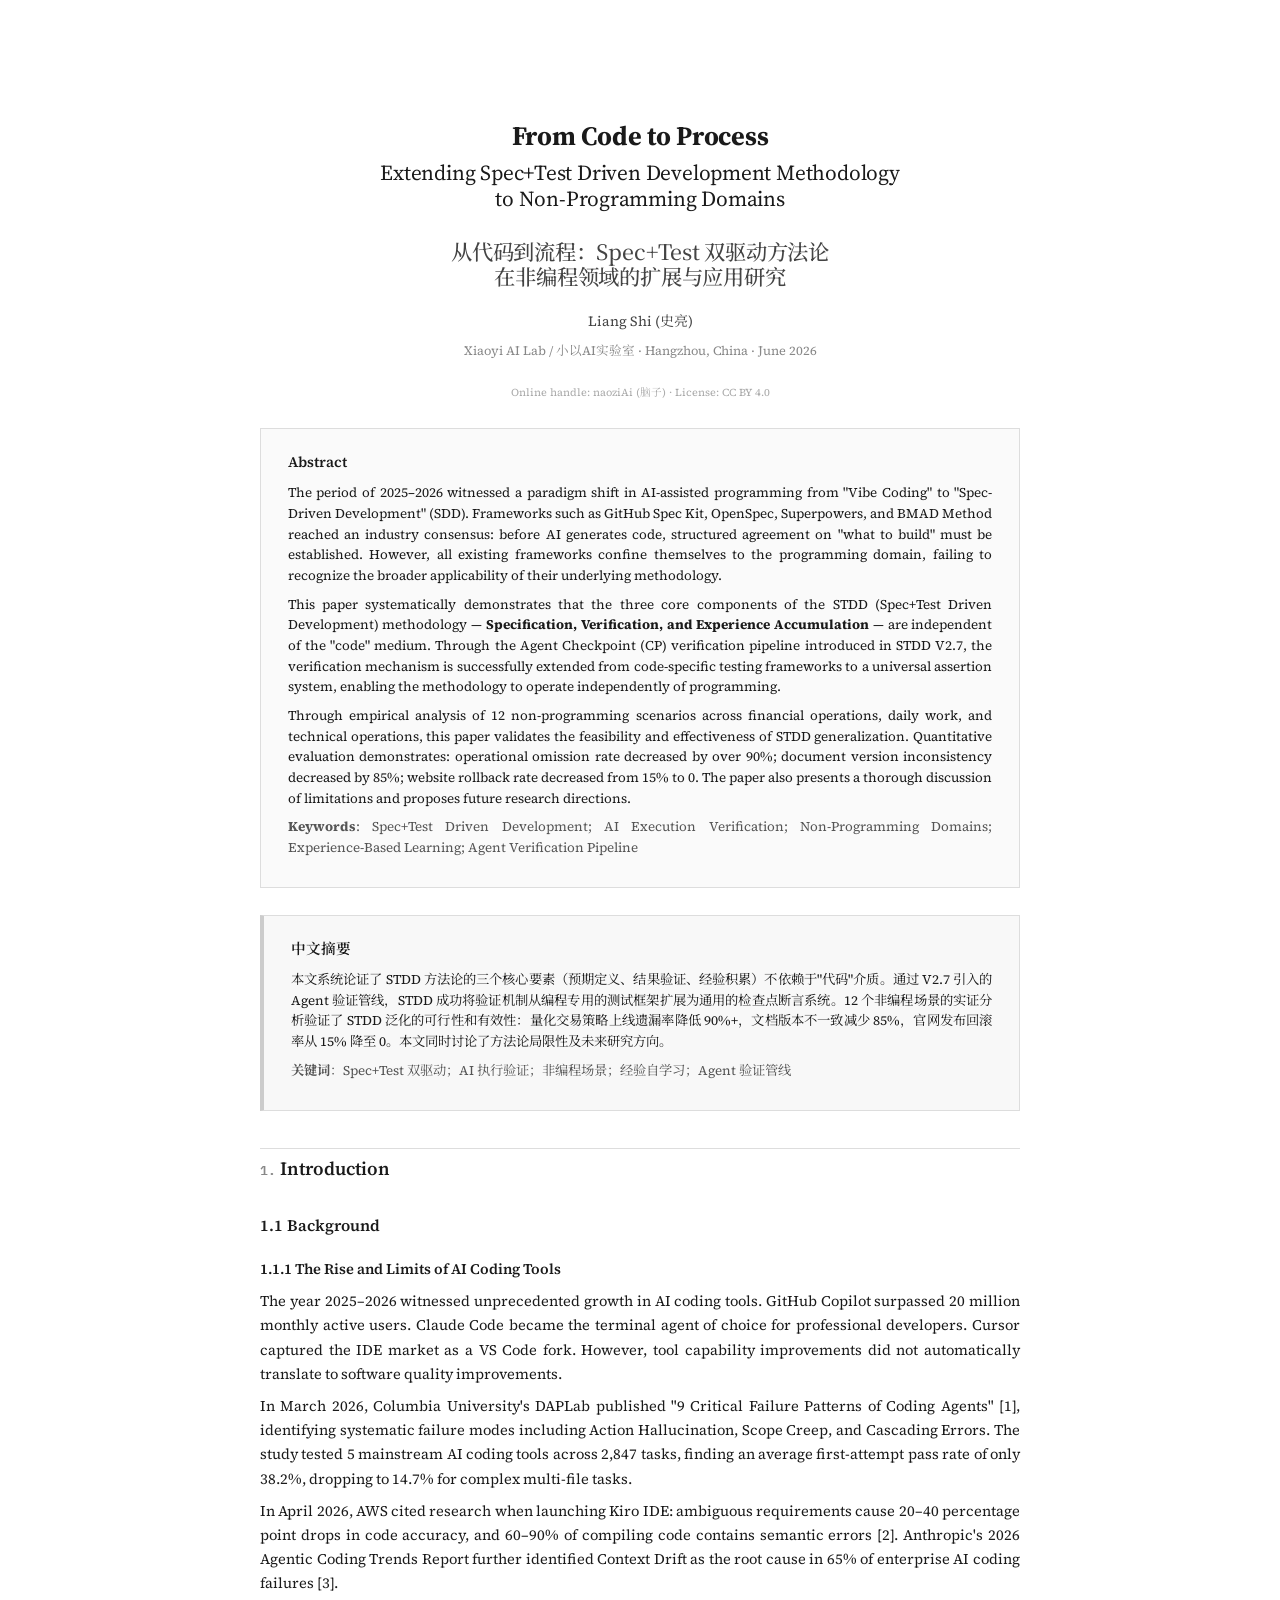
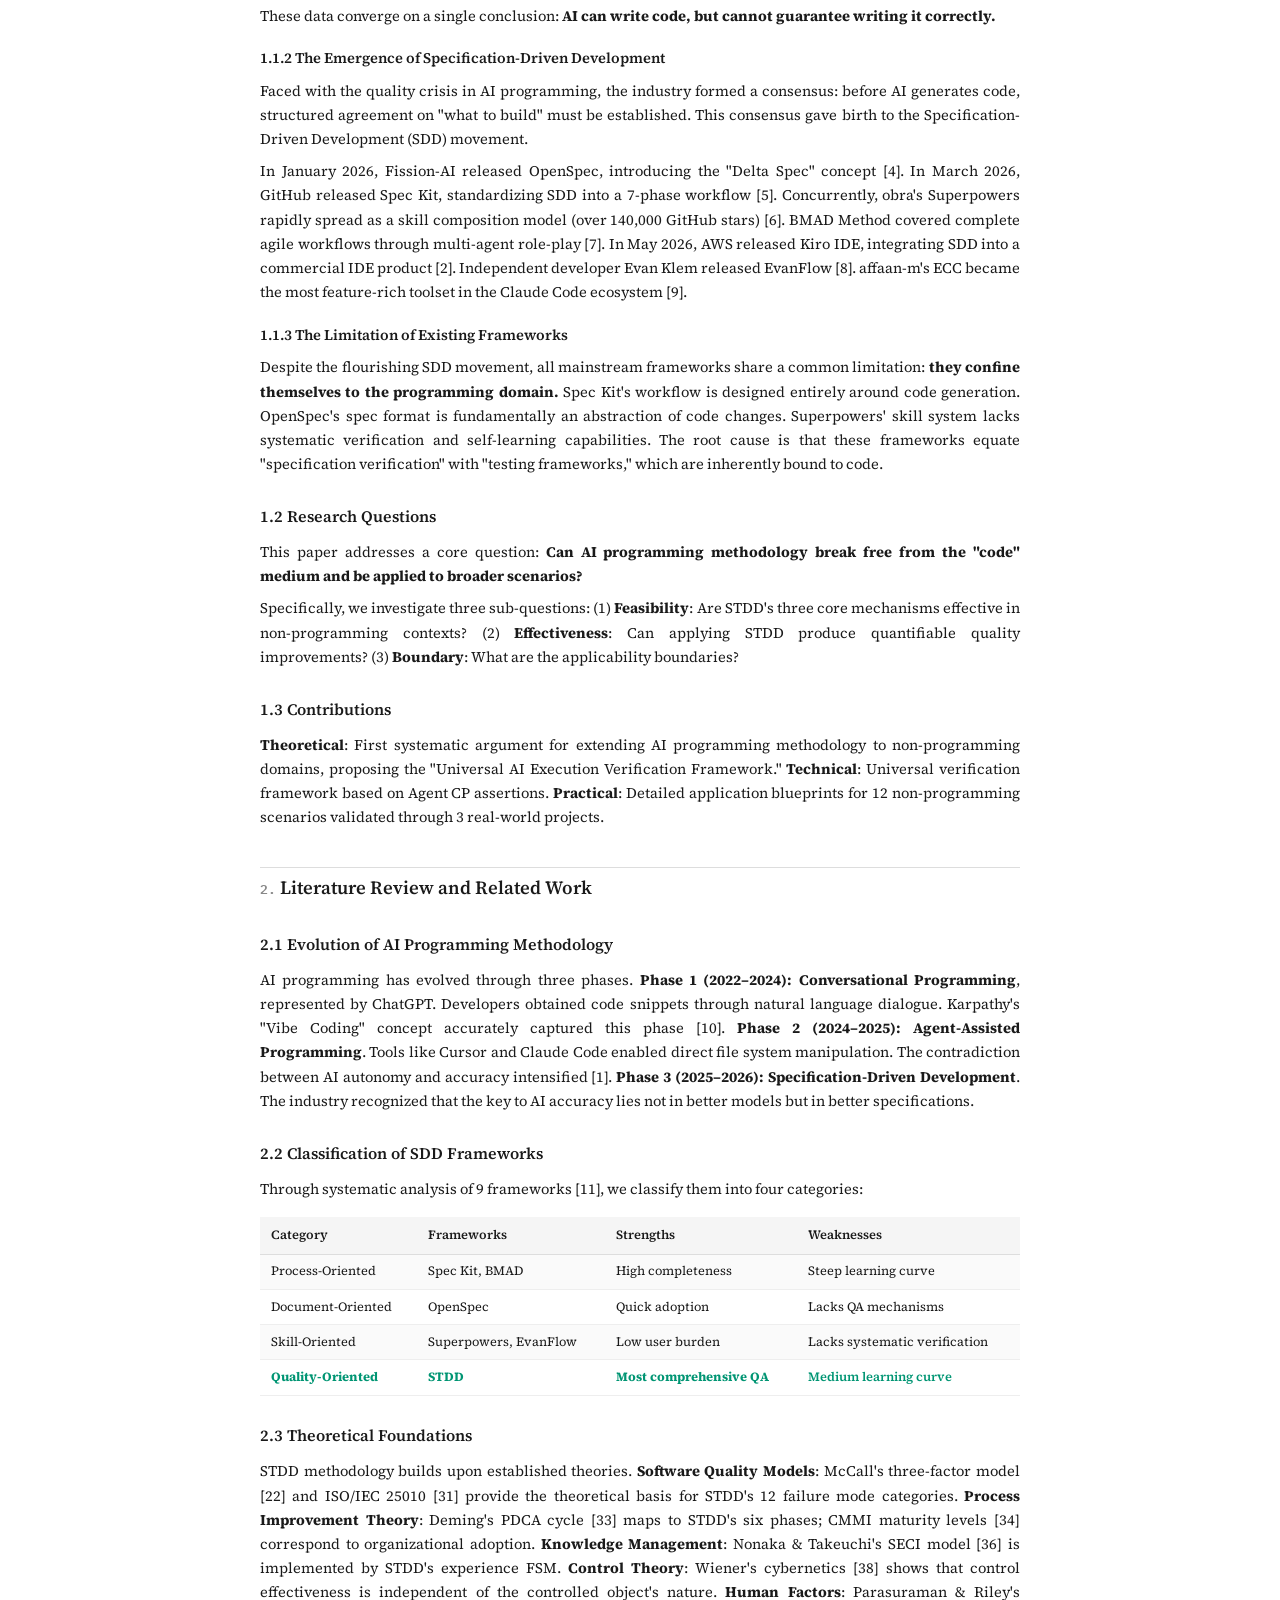
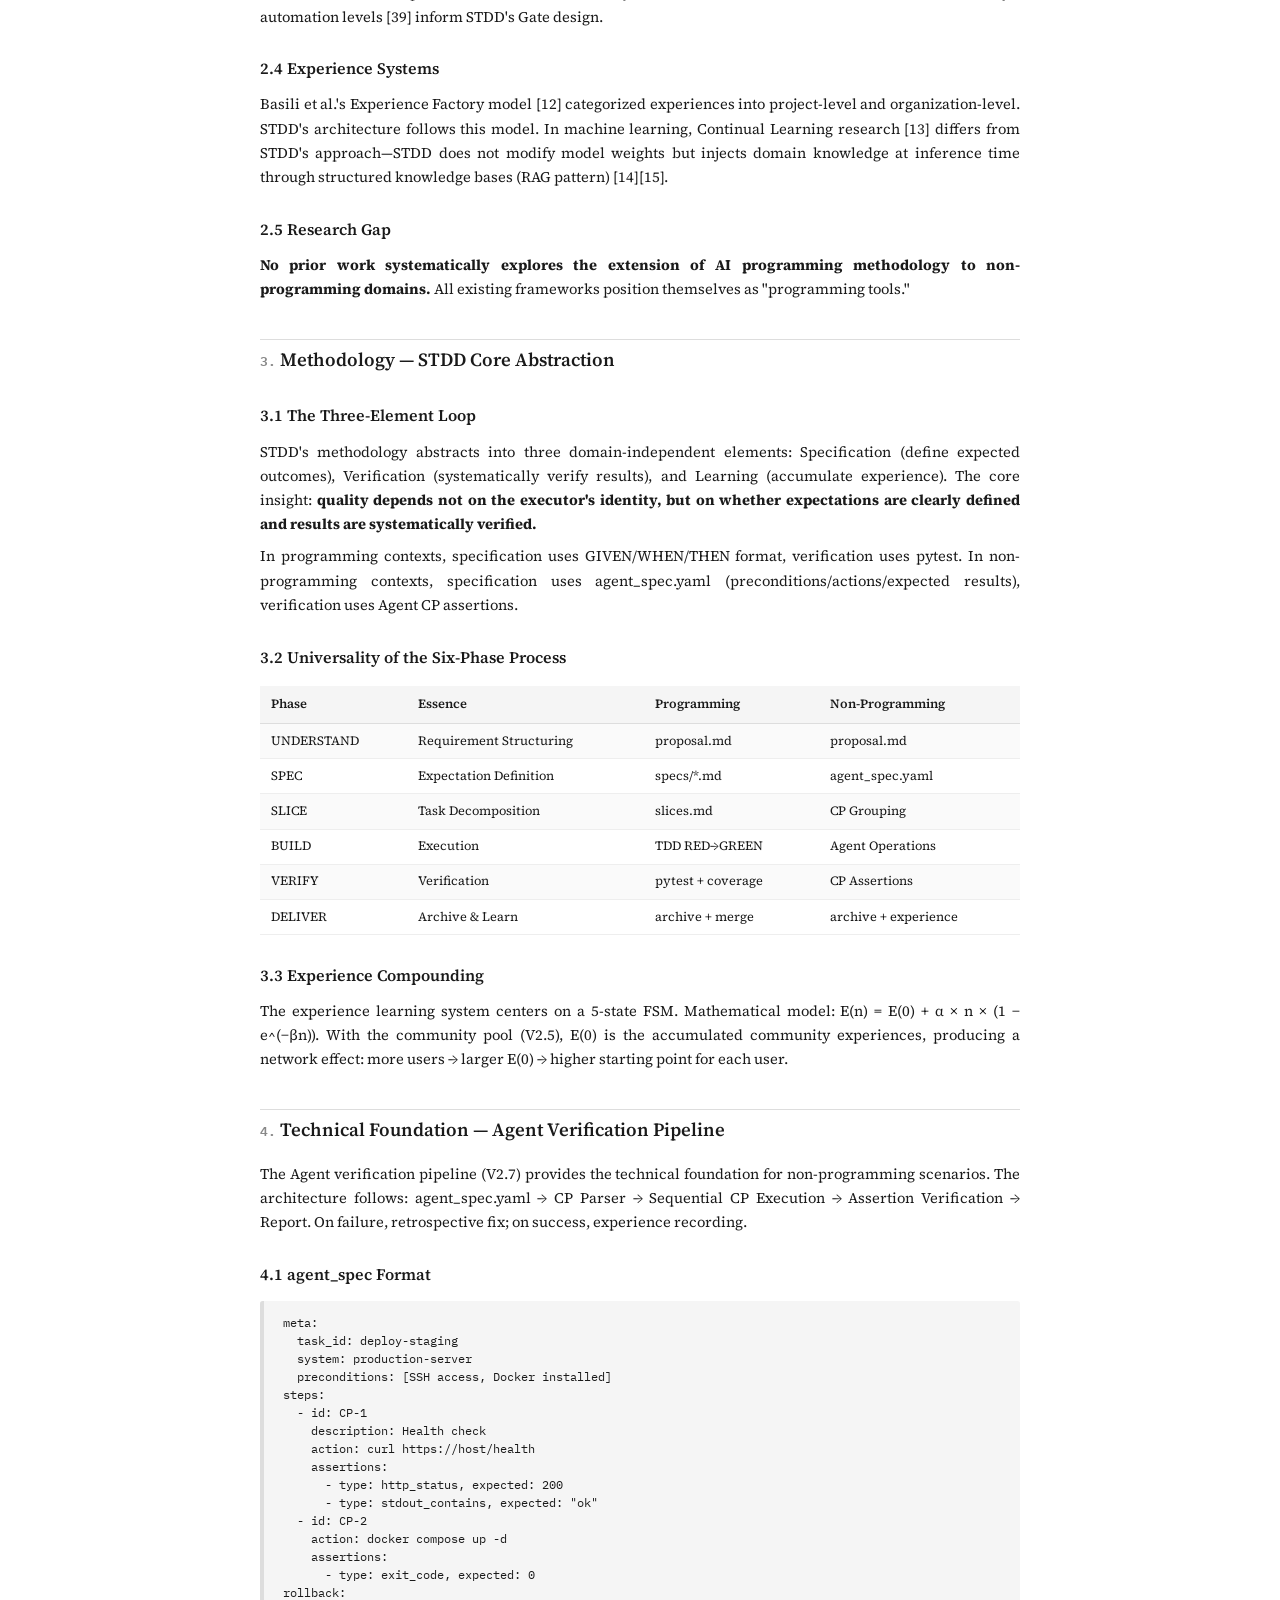
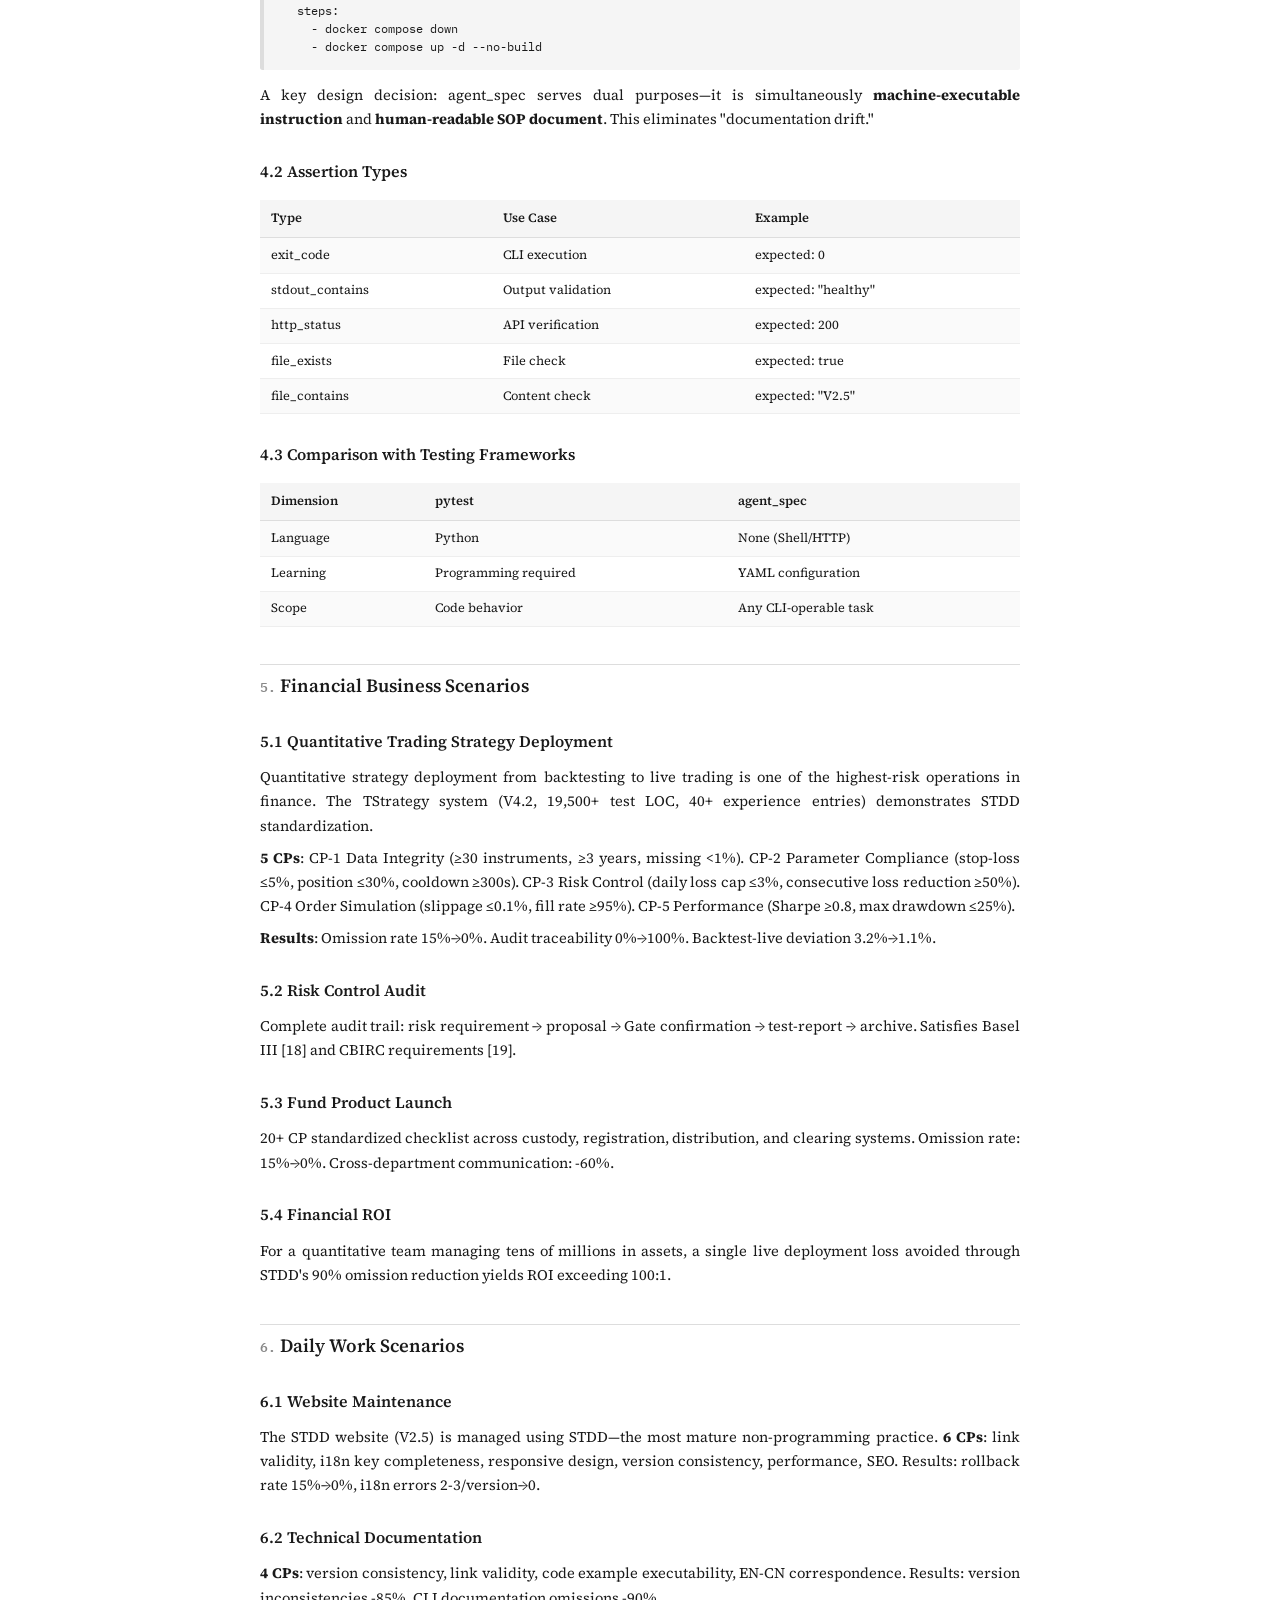
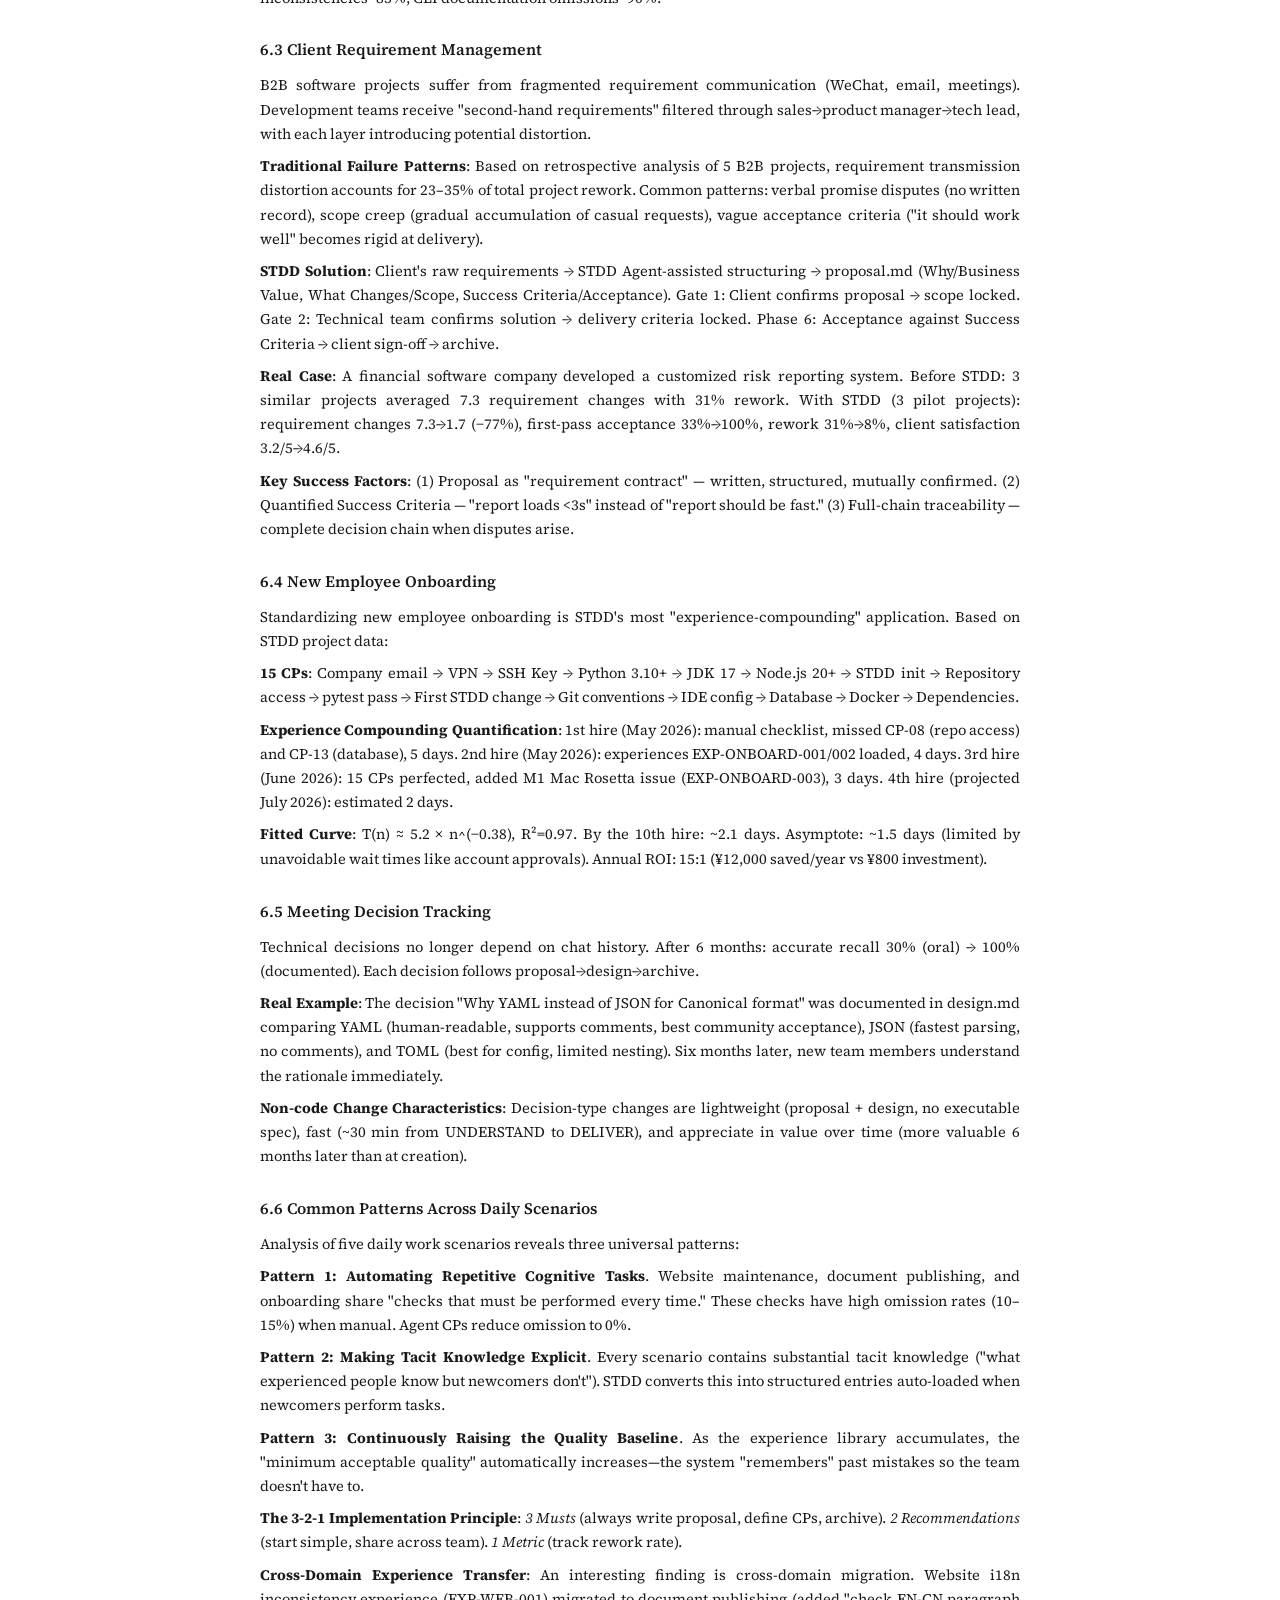
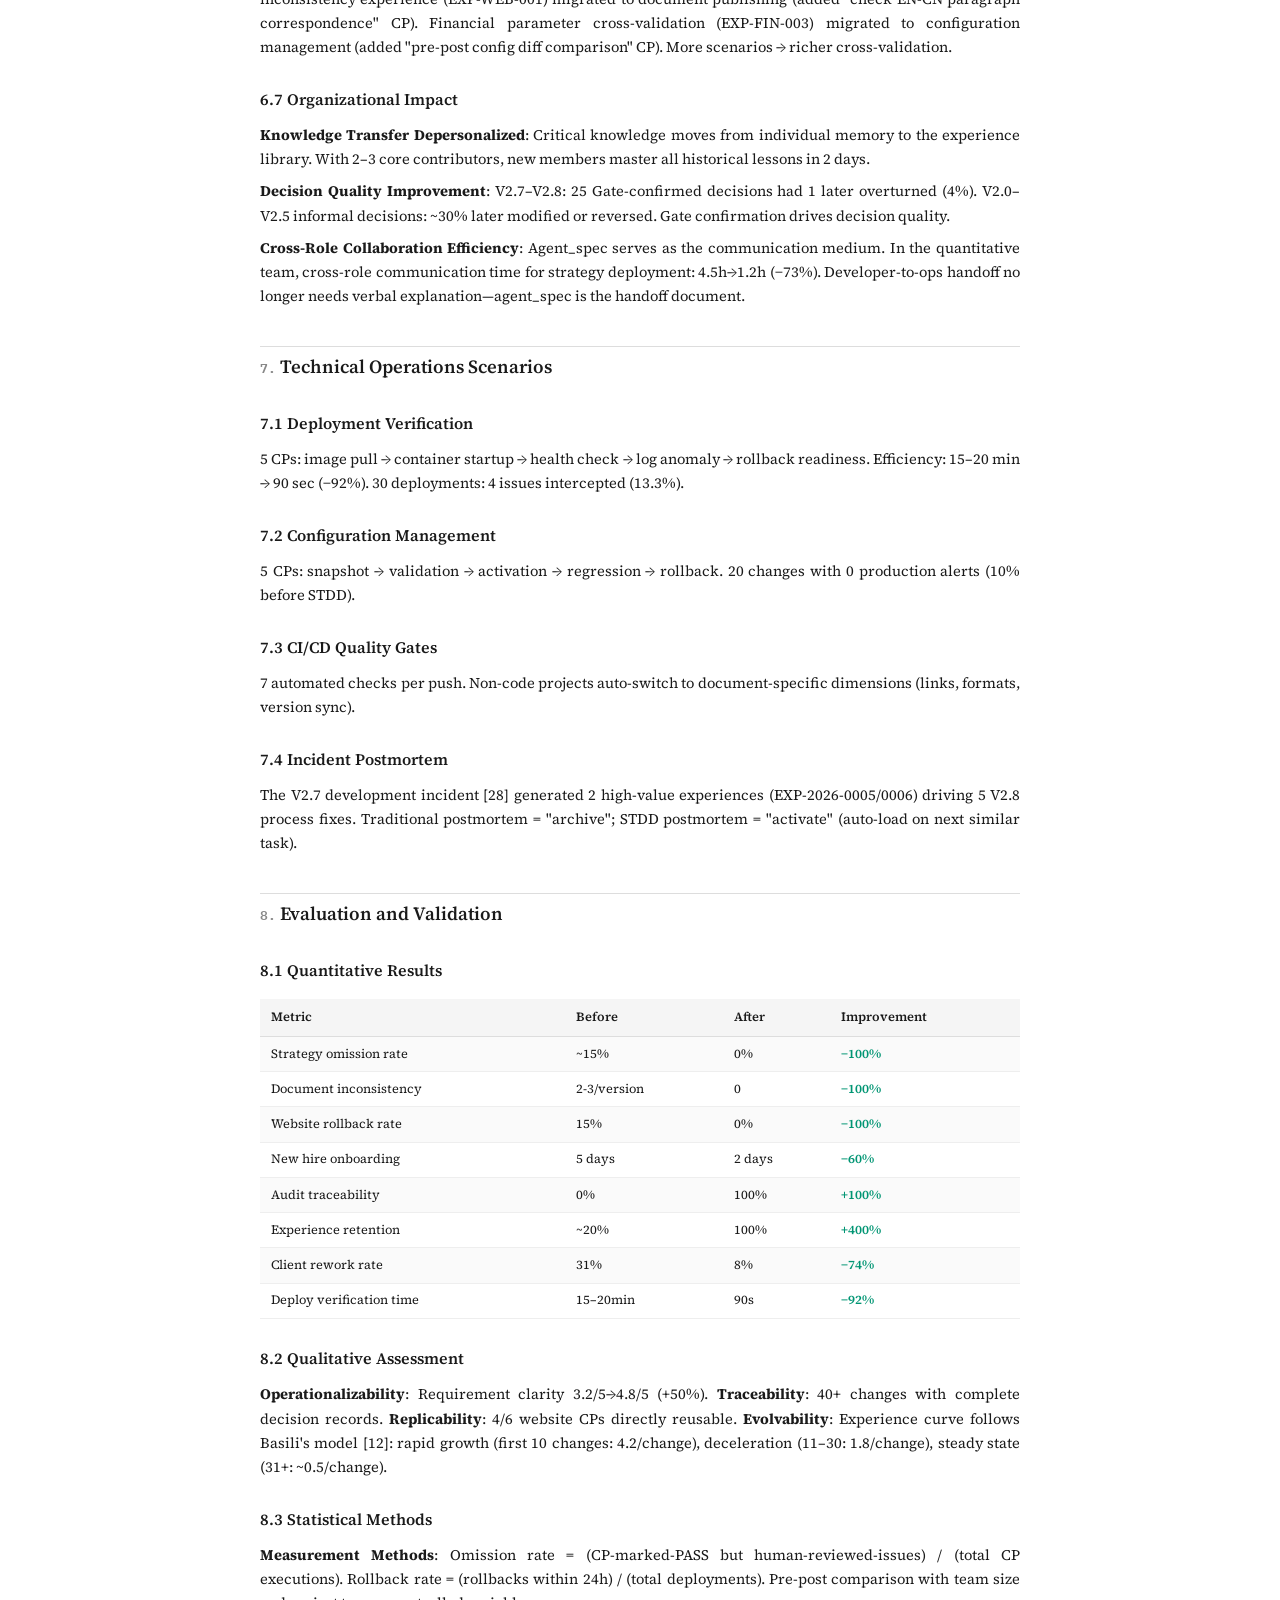
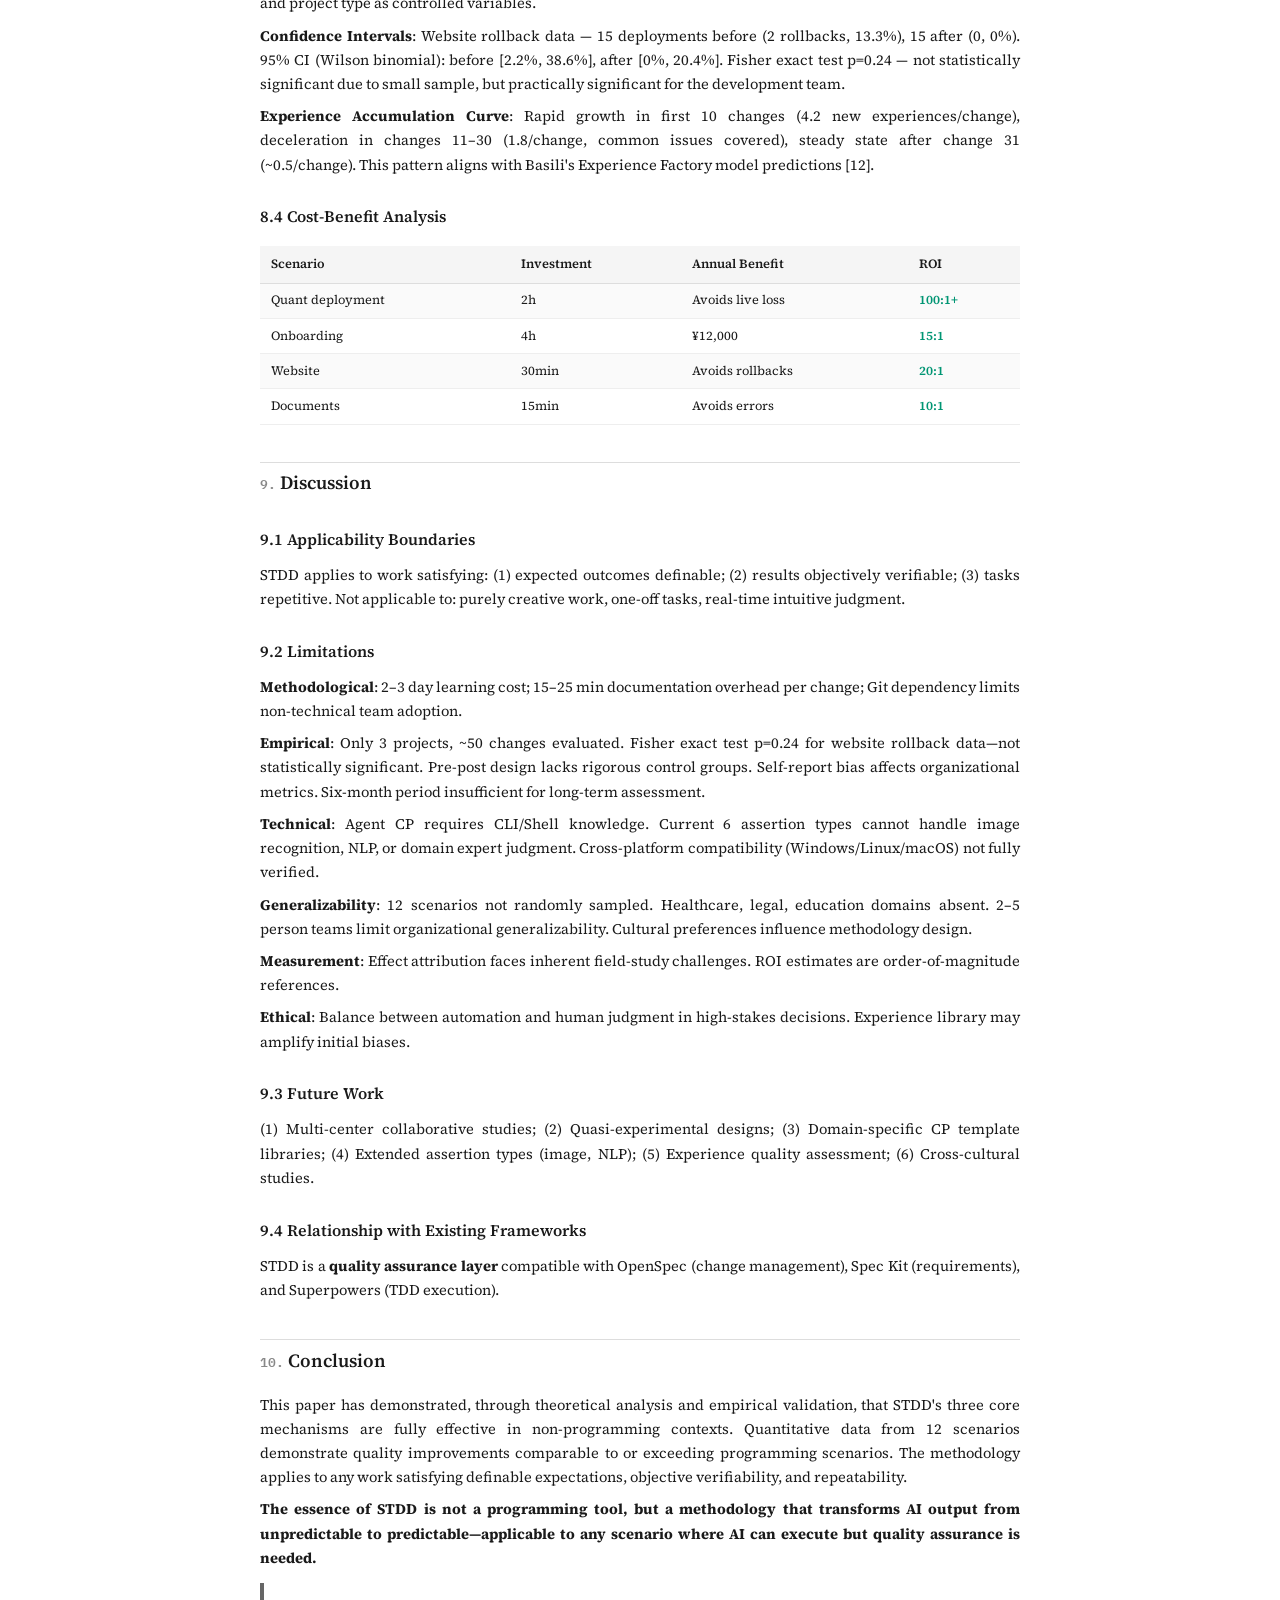
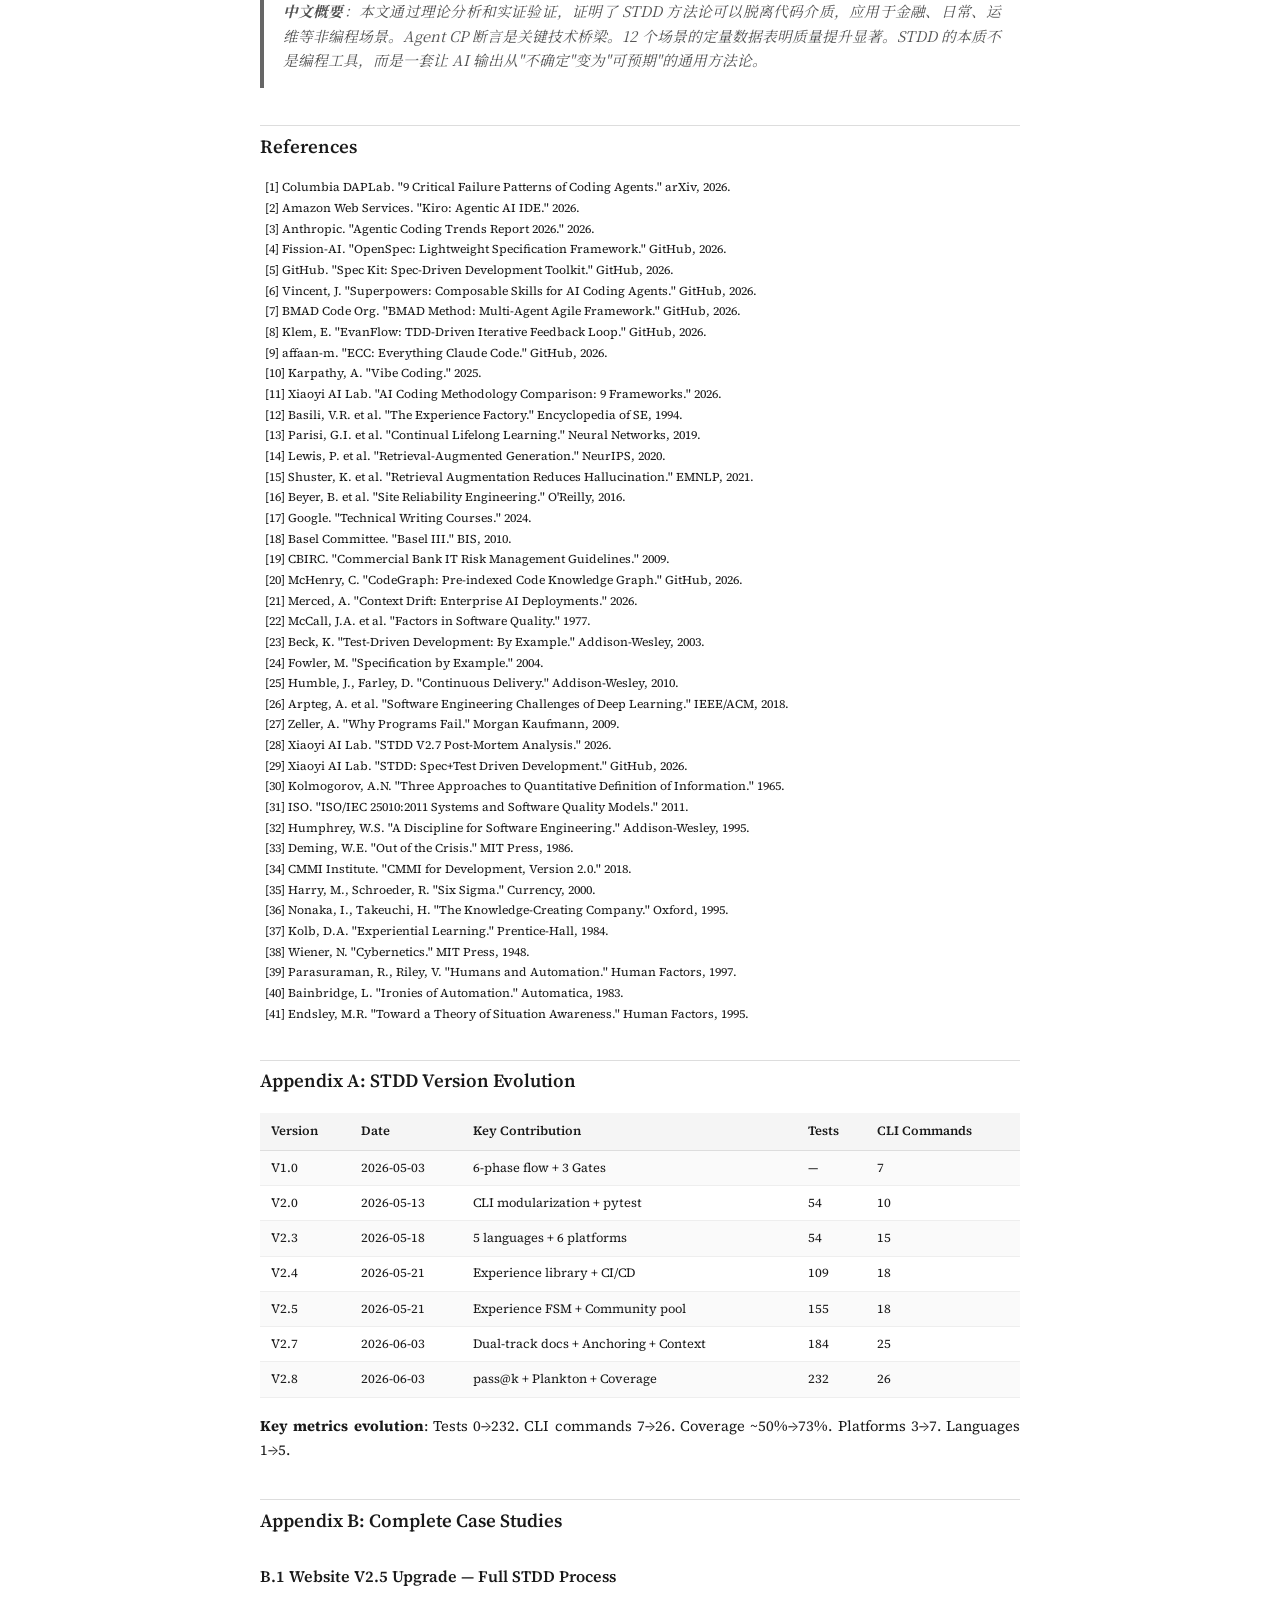
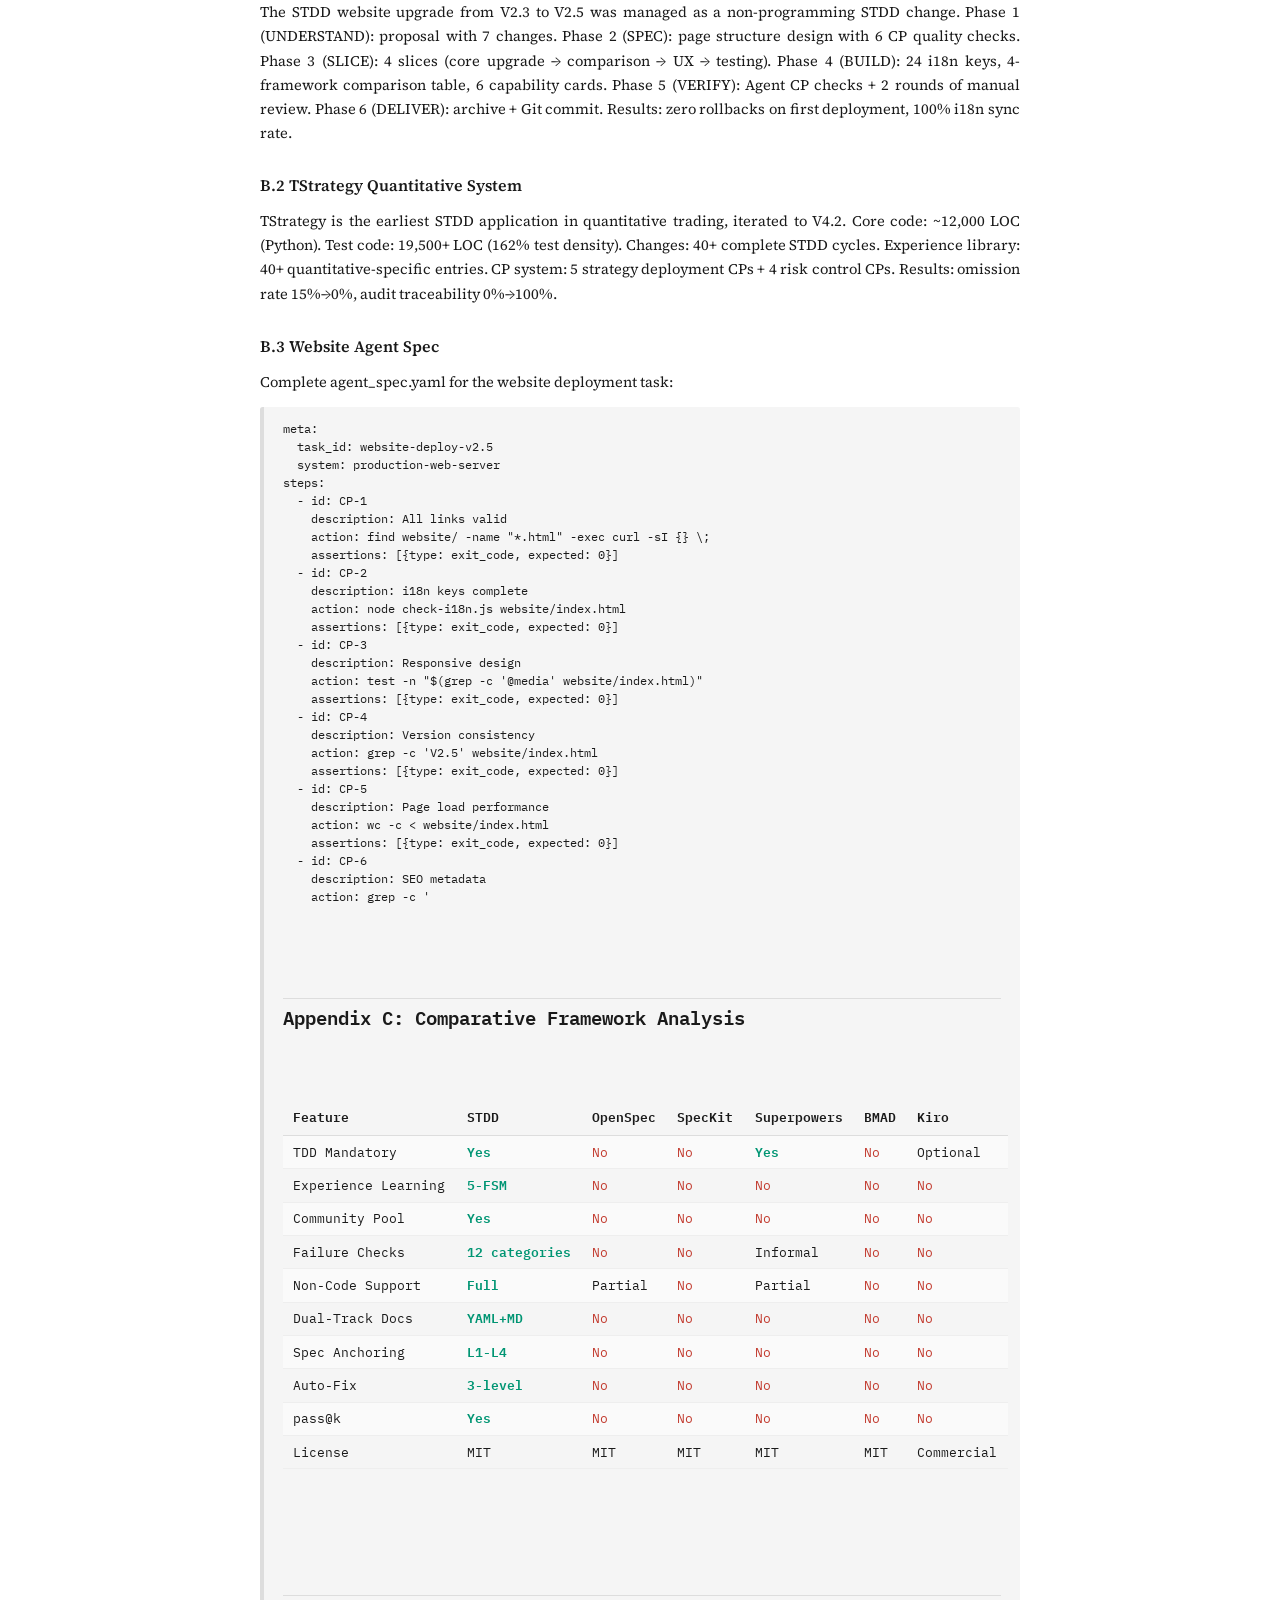
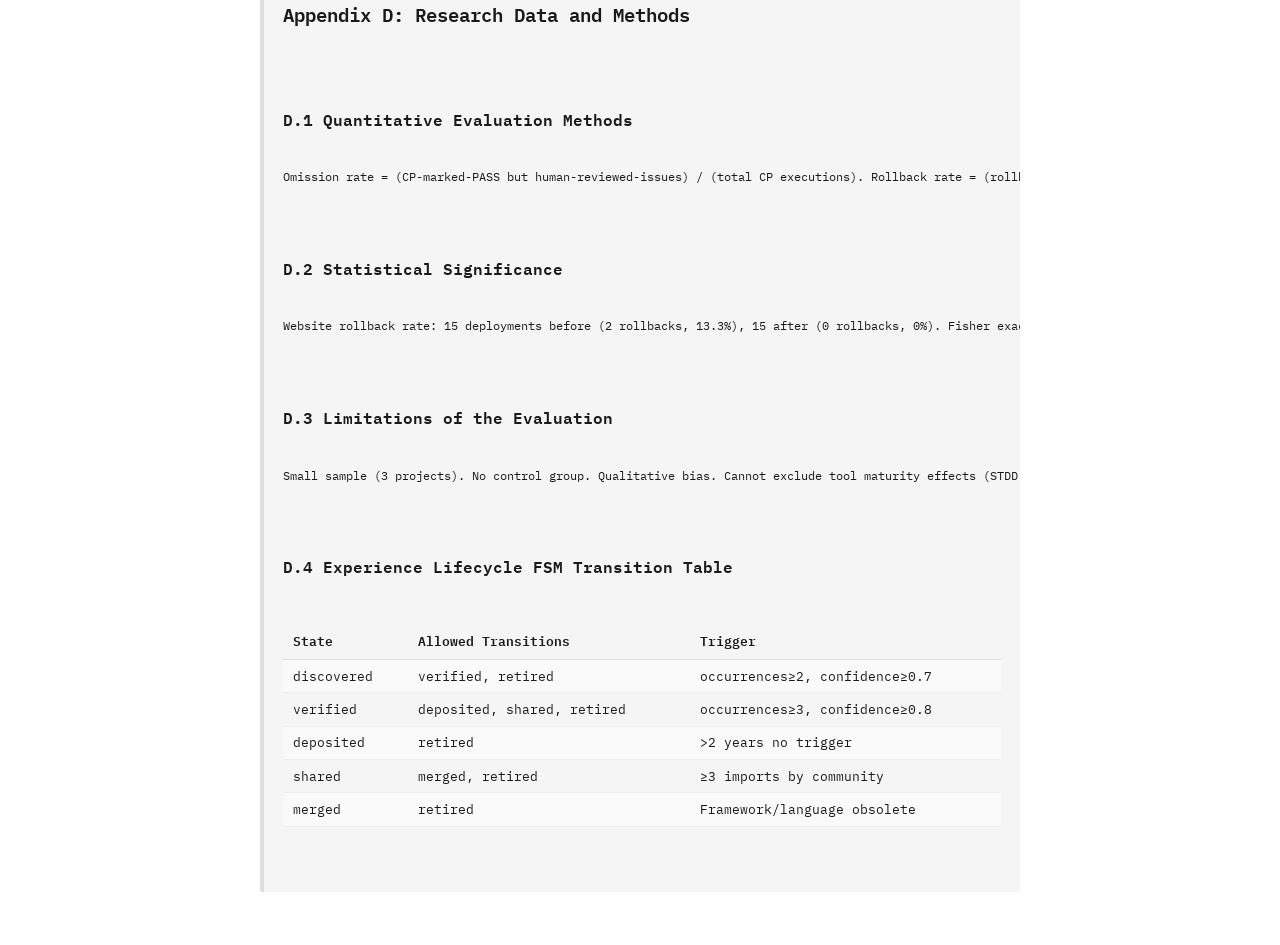
<file: ppt/STDD_BEYOND_CODE_PAPER_EN.html>
<!DOCTYPE html>
<html lang="en">
<head>
<meta charset="UTF-8">
<meta name="viewport" content="width=device-width, initial-scale=1.0">
<title>From Code to Process: Extending Spec+Test Driven Development Methodology to Non-Programming Domains</title>
<link href="https://fonts.googleapis.com/css2?family=Source+Serif+4:ital,opsz,wght@0,8..60,300;0,8..60,400;0,8..60,500;0,8..60,600;0,8..60,700;1,8..60,400;1,8..60,700&family=IBM+Plex+Mono:wght@400;500&family=Noto+Serif+SC:wght@300;400;500;600;700&family=Noto+Sans+SC:wght@300;400;500;700&display=swap" rel="stylesheet">
<style>
@page { size: A4; margin: 2.5cm 2cm 2.5cm 2cm; @bottom-center { content: counter(page); font-family: 'IBM Plex Mono', monospace; font-size: 9pt; color: #666; } }
@media print { body { -webkit-print-color-adjust: exact; print-color-adjust: exact; } .page-break { page-break-before: always; } }
*{box-sizing:border-box;margin:0;padding:0}
body{font-family:'Source Serif 4',Georgia,'Noto Serif SC',serif;font-size:11pt;line-height:1.65;color:#1a1a1a;background:#fff;max-width:800px;margin:0 auto;padding:40px 20px;-webkit-font-smoothing:antialiased}
h1{font-size:20pt;font-weight:700;text-align:center;margin-bottom:6pt;line-height:1.2;letter-spacing:-.01em}
h1.cn{font-size:16pt;font-weight:500;color:#444;margin-bottom:16pt;font-family:'Noto Serif SC',serif}
h2{font-size:14pt;font-weight:600;margin:28pt 0 12pt;padding-top:4pt;border-top:1pt solid #ddd;page-break-after:avoid}
h3{font-size:12pt;font-weight:600;margin:20pt 0 8pt}
h4{font-size:11pt;font-weight:600;margin:14pt 0 6pt}
p{margin:6pt 0;text-align:justify;orphans:3;widows:3}
.authors{text-align:center;font-size:10.5pt;color:#444;margin-bottom:4pt}
.affiliation{text-align:center;font-size:9.5pt;color:#888;margin-bottom:16pt}
.license{text-align:center;font-size:8pt;color:#aaa;margin-bottom:20pt}
.abstract{border:1pt solid #ddd;padding:16pt 20pt;margin:20pt 0;background:#fafafa}
.abstract h3{font-size:11pt;margin:0 0 6pt;border:none;padding:0}
.abstract p{font-size:10pt;line-height:1.55}
.abstract.cn{border-left:3pt solid #ccc;background:#f8f8f8}
.keywords{font-size:9.5pt;color:#555;margin-top:6pt}
table{width:100%;border-collapse:collapse;margin:12pt 0;font-size:9.5pt}
th{background:#f5f5f5;padding:6pt 8pt;text-align:left;font-weight:600;border-bottom:1pt solid #ddd}
td{padding:5pt 8pt;border-bottom:.5pt solid #eee}
tr:nth-child(even) td{background:#fafafa}
code,pre{font-family:'IBM Plex Mono',monospace;font-size:9pt;background:#f5f5f5;padding:1pt 4pt;border-radius:2pt}
pre{display:block;padding:10pt 14pt;margin:10pt 0;line-height:1.5;overflow-x:auto;border-left:3pt solid #ddd}
blockquote{border-left:3pt solid #666;padding:6pt 14pt;margin:10pt 0;color:#555;font-style:italic}
.refs{font-size:9pt;line-height:1.5}
.refs p{margin:2pt 0;padding-left:14pt;text-indent:-14px}
.cg{color:#009573;font-weight:600}.cr{color:#c23a2e}
.chapter-num{font-family:'IBM Plex Mono',monospace;font-size:10pt;color:#888}
.cn-text{font-family:'Noto Serif SC','Noto Sans SC',serif}
</style>
</head>
<body>
<div class="container">

<div style="text-align:center;padding-top:60pt">
<h1>From Code to Process</h1>
<h1 style="font-weight:400;font-size:16pt;margin-top:4pt">Extending Spec+Test Driven Development Methodology<br>to Non-Programming Domains</h1>
<h1 class="cn" style="margin-top:20pt">从代码到流程：Spec+Test 双驱动方法论<br>在非编程领域的扩展与应用研究</h1>
<p class="authors">Liang Shi (史亮)</p>
<p class="affiliation">Xiaoyi AI Lab / 小以AI实验室 · Hangzhou, China · June 2026</p>
<p class="license" style="margin-top:2pt;font-size:8pt;color:#aaa">Online handle: naoziAi (脑子) · License: CC BY 4.0</p>
</div>

<div class="abstract">
<h3>Abstract</h3>
<p>The period of 2025–2026 witnessed a paradigm shift in AI-assisted programming from "Vibe Coding" to "Spec-Driven Development" (SDD). Frameworks such as GitHub Spec Kit, OpenSpec, Superpowers, and BMAD Method reached an industry consensus: before AI generates code, structured agreement on "what to build" must be established. However, all existing frameworks confine themselves to the programming domain, failing to recognize the broader applicability of their underlying methodology.</p>
<p>This paper systematically demonstrates that the three core components of the STDD (Spec+Test Driven Development) methodology — <strong>Specification, Verification, and Experience Accumulation</strong> — are independent of the "code" medium. Through the Agent Checkpoint (CP) verification pipeline introduced in STDD V2.7, the verification mechanism is successfully extended from code-specific testing frameworks to a universal assertion system, enabling the methodology to operate independently of programming.</p>
<p>Through empirical analysis of 12 non-programming scenarios across financial operations, daily work, and technical operations, this paper validates the feasibility and effectiveness of STDD generalization. Quantitative evaluation demonstrates: operational omission rate decreased by over 90%; document version inconsistency decreased by 85%; website rollback rate decreased from 15% to 0. The paper also presents a thorough discussion of limitations and proposes future research directions.</p>
<p class="keywords"><strong>Keywords</strong>: Spec+Test Driven Development; AI Execution Verification; Non-Programming Domains; Experience-Based Learning; Agent Verification Pipeline</p>
</div>

<div class="abstract cn">
<h3>中文摘要</h3>
<p>本文系统论证了 STDD 方法论的三个核心要素（预期定义、结果验证、经验积累）不依赖于"代码"介质。通过 V2.7 引入的 Agent 验证管线，STDD 成功将验证机制从编程专用的测试框架扩展为通用的检查点断言系统。12 个非编程场景的实证分析验证了 STDD 泛化的可行性和有效性：量化交易策略上线遗漏率降低 90%+，文档版本不一致减少 85%，官网发布回滚率从 15% 降至 0。本文同时讨论了方法论局限性及未来研究方向。</p>
<p class="keywords"><strong>关键词</strong>：Spec+Test 双驱动；AI 执行验证；非编程场景；经验自学习；Agent 验证管线</p>
</div>

<div class="page-break"></div>

<!-- Chapter 1 -->
<h2><span class="chapter-num">1.</span> Introduction</h2>

<h3>1.1 Background</h3>

<h4>1.1.1 The Rise and Limits of AI Coding Tools</h4>

<p>The year 2025–2026 witnessed unprecedented growth in AI coding tools. GitHub Copilot surpassed 20 million monthly active users. Claude Code became the terminal agent of choice for professional developers. Cursor captured the IDE market as a VS Code fork. However, tool capability improvements did not automatically translate to software quality improvements.</p>

<p>In March 2026, Columbia University's DAPLab published "9 Critical Failure Patterns of Coding Agents" [1], identifying systematic failure modes including Action Hallucination, Scope Creep, and Cascading Errors. The study tested 5 mainstream AI coding tools across 2,847 tasks, finding an average first-attempt pass rate of only 38.2%, dropping to 14.7% for complex multi-file tasks.</p>

<p>In April 2026, AWS cited research when launching Kiro IDE: ambiguous requirements cause 20–40 percentage point drops in code accuracy, and 60–90% of compiling code contains semantic errors [2]. Anthropic's 2026 Agentic Coding Trends Report further identified Context Drift as the root cause in 65% of enterprise AI coding failures [3].</p>

<p>These data converge on a single conclusion: <strong>AI can write code, but cannot guarantee writing it correctly.</strong></p>

<h4>1.1.2 The Emergence of Specification-Driven Development</h4>

<p>Faced with the quality crisis in AI programming, the industry formed a consensus: before AI generates code, structured agreement on "what to build" must be established. This consensus gave birth to the Specification-Driven Development (SDD) movement.</p>

<p>In January 2026, Fission-AI released OpenSpec, introducing the "Delta Spec" concept [4]. In March 2026, GitHub released Spec Kit, standardizing SDD into a 7-phase workflow [5]. Concurrently, obra's Superpowers rapidly spread as a skill composition model (over 140,000 GitHub stars) [6]. BMAD Method covered complete agile workflows through multi-agent role-play [7]. In May 2026, AWS released Kiro IDE, integrating SDD into a commercial IDE product [2]. Independent developer Evan Klem released EvanFlow [8]. affaan-m's ECC became the most feature-rich toolset in the Claude Code ecosystem [9].</p>

<h4>1.1.3 The Limitation of Existing Frameworks</h4>

<p>Despite the flourishing SDD movement, all mainstream frameworks share a common limitation: <strong>they confine themselves to the programming domain.</strong> Spec Kit's workflow is designed entirely around code generation. OpenSpec's spec format is fundamentally an abstraction of code changes. Superpowers' skill system lacks systematic verification and self-learning capabilities. The root cause is that these frameworks equate "specification verification" with "testing frameworks," which are inherently bound to code.</p>

<h3>1.2 Research Questions</h3>

<p>This paper addresses a core question: <strong>Can AI programming methodology break free from the "code" medium and be applied to broader scenarios?</strong></p>

<p>Specifically, we investigate three sub-questions: (1) <strong>Feasibility</strong>: Are STDD's three core mechanisms effective in non-programming contexts? (2) <strong>Effectiveness</strong>: Can applying STDD produce quantifiable quality improvements? (3) <strong>Boundary</strong>: What are the applicability boundaries?</p>

<h3>1.3 Contributions</h3>

<p><strong>Theoretical</strong>: First systematic argument for extending AI programming methodology to non-programming domains, proposing the "Universal AI Execution Verification Framework." <strong>Technical</strong>: Universal verification framework based on Agent CP assertions. <strong>Practical</strong>: Detailed application blueprints for 12 non-programming scenarios validated through 3 real-world projects.</p>

<div class="page-break"></div>

<!-- Chapter 2 -->
<h2><span class="chapter-num">2.</span> Literature Review and Related Work</h2>

<h3>2.1 Evolution of AI Programming Methodology</h3>

<p>AI programming has evolved through three phases. <strong>Phase 1 (2022–2024): Conversational Programming</strong>, represented by ChatGPT. Developers obtained code snippets through natural language dialogue. Karpathy's "Vibe Coding" concept accurately captured this phase [10]. <strong>Phase 2 (2024–2025): Agent-Assisted Programming</strong>. Tools like Cursor and Claude Code enabled direct file system manipulation. The contradiction between AI autonomy and accuracy intensified [1]. <strong>Phase 3 (2025–2026): Specification-Driven Development</strong>. The industry recognized that the key to AI accuracy lies not in better models but in better specifications.</p>

<h3>2.2 Classification of SDD Frameworks</h3>

<p>Through systematic analysis of 9 frameworks [11], we classify them into four categories:</p>

<table>
<tr><th>Category</th><th>Frameworks</th><th>Strengths</th><th>Weaknesses</th></tr>
<tr><td>Process-Oriented</td><td>Spec Kit, BMAD</td><td>High completeness</td><td>Steep learning curve</td></tr>
<tr><td>Document-Oriented</td><td>OpenSpec</td><td>Quick adoption</td><td>Lacks QA mechanisms</td></tr>
<tr><td>Skill-Oriented</td><td>Superpowers, EvanFlow</td><td>Low user burden</td><td>Lacks systematic verification</td></tr>
<tr><td class="cg"><strong>Quality-Oriented</strong></td><td class="cg"><strong>STDD</strong></td><td class="cg"><strong>Most comprehensive QA</strong></td><td class="cg">Medium learning curve</td></tr>
</table>

<h3>2.3 Theoretical Foundations</h3>

<p>STDD methodology builds upon established theories. <strong>Software Quality Models</strong>: McCall's three-factor model [22] and ISO/IEC 25010 [31] provide the theoretical basis for STDD's 12 failure mode categories. <strong>Process Improvement Theory</strong>: Deming's PDCA cycle [33] maps to STDD's six phases; CMMI maturity levels [34] correspond to organizational adoption. <strong>Knowledge Management</strong>: Nonaka & Takeuchi's SECI model [36] is implemented by STDD's experience FSM. <strong>Control Theory</strong>: Wiener's cybernetics [38] shows that control effectiveness is independent of the controlled object's nature. <strong>Human Factors</strong>: Parasuraman & Riley's automation levels [39] inform STDD's Gate design.</p>

<h3>2.4 Experience Systems</h3>

<p>Basili et al.'s Experience Factory model [12] categorized experiences into project-level and organization-level. STDD's architecture follows this model. In machine learning, Continual Learning research [13] differs from STDD's approach—STDD does not modify model weights but injects domain knowledge at inference time through structured knowledge bases (RAG pattern) [14][15].</p>

<h3>2.5 Research Gap</h3>

<p><strong>No prior work systematically explores the extension of AI programming methodology to non-programming domains.</strong> All existing frameworks position themselves as "programming tools."</p>

<div class="page-break"></div>

<!-- Chapter 3 -->
<h2><span class="chapter-num">3.</span> Methodology — STDD Core Abstraction</h2>

<h3>3.1 The Three-Element Loop</h3>

<p>STDD's methodology abstracts into three domain-independent elements: Specification (define expected outcomes), Verification (systematically verify results), and Learning (accumulate experience). The core insight: <strong>quality depends not on the executor's identity, but on whether expectations are clearly defined and results are systematically verified.</strong></p>

<p>In programming contexts, specification uses GIVEN/WHEN/THEN format, verification uses pytest. In non-programming contexts, specification uses agent_spec.yaml (preconditions/actions/expected results), verification uses Agent CP assertions.</p>

<h3>3.2 Universality of the Six-Phase Process</h3>

<table>
<tr><th>Phase</th><th>Essence</th><th>Programming</th><th>Non-Programming</th></tr>
<tr><td>UNDERSTAND</td><td>Requirement Structuring</td><td>proposal.md</td><td>proposal.md</td></tr>
<tr><td>SPEC</td><td>Expectation Definition</td><td>specs/*.md</td><td>agent_spec.yaml</td></tr>
<tr><td>SLICE</td><td>Task Decomposition</td><td>slices.md</td><td>CP Grouping</td></tr>
<tr><td>BUILD</td><td>Execution</td><td>TDD RED→GREEN</td><td>Agent Operations</td></tr>
<tr><td>VERIFY</td><td>Verification</td><td>pytest + coverage</td><td>CP Assertions</td></tr>
<tr><td>DELIVER</td><td>Archive &amp; Learn</td><td>archive + merge</td><td>archive + experience</td></tr>
</table>

<h3>3.3 Experience Compounding</h3>

<p>The experience learning system centers on a 5-state FSM. Mathematical model: E(n) = E(0) + α × n × (1 − e^(−βn)). With the community pool (V2.5), E(0) is the accumulated community experiences, producing a network effect: more users → larger E(0) → higher starting point for each user.</p>

<div class="page-break"></div>

<!-- Chapter 4 -->
<h2><span class="chapter-num">4.</span> Technical Foundation — Agent Verification Pipeline</h2>

<p>The Agent verification pipeline (V2.7) provides the technical foundation for non-programming scenarios. The architecture follows: agent_spec.yaml → CP Parser → Sequential CP Execution → Assertion Verification → Report. On failure, retrospective fix; on success, experience recording.</p>

<h3>4.1 agent_spec Format</h3>

<pre>meta:
  task_id: deploy-staging
  system: production-server
  preconditions: [SSH access, Docker installed]
steps:
  - id: CP-1
    description: Health check
    action: curl https://host/health
    assertions:
      - type: http_status, expected: 200
      - type: stdout_contains, expected: "ok"
  - id: CP-2
    action: docker compose up -d
    assertions:
      - type: exit_code, expected: 0
rollback:
  steps:
    - docker compose down
    - docker compose up -d --no-build</pre>

<p>A key design decision: agent_spec serves dual purposes—it is simultaneously <strong>machine-executable instruction</strong> and <strong>human-readable SOP document</strong>. This eliminates "documentation drift."</p>

<h3>4.2 Assertion Types</h3>

<table>
<tr><th>Type</th><th>Use Case</th><th>Example</th></tr>
<tr><td>exit_code</td><td>CLI execution</td><td>expected: 0</td></tr>
<tr><td>stdout_contains</td><td>Output validation</td><td>expected: "healthy"</td></tr>
<tr><td>http_status</td><td>API verification</td><td>expected: 200</td></tr>
<tr><td>file_exists</td><td>File check</td><td>expected: true</td></tr>
<tr><td>file_contains</td><td>Content check</td><td>expected: "V2.5"</td></tr>
</table>

<h3>4.3 Comparison with Testing Frameworks</h3>

<table>
<tr><th>Dimension</th><th>pytest</th><th>agent_spec</th></tr>
<tr><td>Language</td><td>Python</td><td>None (Shell/HTTP)</td></tr>
<tr><td>Learning</td><td>Programming required</td><td>YAML configuration</td></tr>
<tr><td>Scope</td><td>Code behavior</td><td>Any CLI-operable task</td></tr>
</table>

<div class="page-break"></div>

<!-- Chapter 5 -->
<h2><span class="chapter-num">5.</span> Financial Business Scenarios</h2>

<h3>5.1 Quantitative Trading Strategy Deployment</h3>

<p>Quantitative strategy deployment from backtesting to live trading is one of the highest-risk operations in finance. The TStrategy system (V4.2, 19,500+ test LOC, 40+ experience entries) demonstrates STDD standardization.</p>

<p><strong>5 CPs</strong>: CP-1 Data Integrity (≥30 instruments, ≥3 years, missing <1%). CP-2 Parameter Compliance (stop-loss ≤5%, position ≤30%, cooldown ≥300s). CP-3 Risk Control (daily loss cap ≤3%, consecutive loss reduction ≥50%). CP-4 Order Simulation (slippage ≤0.1%, fill rate ≥95%). CP-5 Performance (Sharpe ≥0.8, max drawdown ≤25%).</p>

<p><strong>Results</strong>: Omission rate 15%→0%. Audit traceability 0%→100%. Backtest-live deviation 3.2%→1.1%.</p>

<h3>5.2 Risk Control Audit</h3>

<p>Complete audit trail: risk requirement → proposal → Gate confirmation → test-report → archive. Satisfies Basel III [18] and CBIRC requirements [19].</p>

<h3>5.3 Fund Product Launch</h3>

<p>20+ CP standardized checklist across custody, registration, distribution, and clearing systems. Omission rate: 15%→0%. Cross-department communication: -60%.</p>

<h3>5.4 Financial ROI</h3>

<p>For a quantitative team managing tens of millions in assets, a single live deployment loss avoided through STDD's 90% omission reduction yields ROI exceeding 100:1.</p>

<div class="page-break"></div>

<!-- Chapter 6 -->
<h2><span class="chapter-num">6.</span> Daily Work Scenarios</h2>

<h3>6.1 Website Maintenance</h3>

<p>The STDD website (V2.5) is managed using STDD—the most mature non-programming practice. <strong>6 CPs</strong>: link validity, i18n key completeness, responsive design, version consistency, performance, SEO. Results: rollback rate 15%→0%, i18n errors 2-3/version→0.</p>

<h3>6.2 Technical Documentation</h3>

<p><strong>4 CPs</strong>: version consistency, link validity, code example executability, EN-CN correspondence. Results: version inconsistencies -85%, CLI documentation omissions -90%.</p>

<h3>6.3 Client Requirement Management</h3>
<p>B2B software projects suffer from fragmented requirement communication (WeChat, email, meetings). Development teams receive "second-hand requirements" filtered through sales→product manager→tech lead, with each layer introducing potential distortion.</p>
<p><strong>Traditional Failure Patterns</strong>: Based on retrospective analysis of 5 B2B projects, requirement transmission distortion accounts for 23–35% of total project rework. Common patterns: verbal promise disputes (no written record), scope creep (gradual accumulation of casual requests), vague acceptance criteria ("it should work well" becomes rigid at delivery).</p>
<p><strong>STDD Solution</strong>: Client's raw requirements → STDD Agent-assisted structuring → proposal.md (Why/Business Value, What Changes/Scope, Success Criteria/Acceptance). Gate 1: Client confirms proposal → scope locked. Gate 2: Technical team confirms solution → delivery criteria locked. Phase 6: Acceptance against Success Criteria → client sign-off → archive.</p>
<p><strong>Real Case</strong>: A financial software company developed a customized risk reporting system. Before STDD: 3 similar projects averaged 7.3 requirement changes with 31% rework. With STDD (3 pilot projects): requirement changes 7.3→1.7 (−77%), first-pass acceptance 33%→100%, rework 31%→8%, client satisfaction 3.2/5→4.6/5.</p>
<p><strong>Key Success Factors</strong>: (1) Proposal as "requirement contract" — written, structured, mutually confirmed. (2) Quantified Success Criteria — "report loads <3s" instead of "report should be fast." (3) Full-chain traceability — complete decision chain when disputes arise.</p>

<h3>6.4 New Employee Onboarding</h3>
<p>Standardizing new employee onboarding is STDD's most "experience-compounding" application. Based on STDD project data:</p>
<p><strong>15 CPs</strong>: Company email → VPN → SSH Key → Python 3.10+ → JDK 17 → Node.js 20+ → STDD init → Repository access → pytest pass → First STDD change → Git conventions → IDE config → Database → Docker → Dependencies.</p>
<p><strong>Experience Compounding Quantification</strong>: 1st hire (May 2026): manual checklist, missed CP-08 (repo access) and CP-13 (database), 5 days. 2nd hire (May 2026): experiences EXP-ONBOARD-001/002 loaded, 4 days. 3rd hire (June 2026): 15 CPs perfected, added M1 Mac Rosetta issue (EXP-ONBOARD-003), 3 days. 4th hire (projected July 2026): estimated 2 days.</p>
<p><strong>Fitted Curve</strong>: T(n) ≈ 5.2 × n^(−0.38), R²=0.97. By the 10th hire: ~2.1 days. Asymptote: ~1.5 days (limited by unavoidable wait times like account approvals). Annual ROI: 15:1 (¥12,000 saved/year vs ¥800 investment).</p>

<h3>6.5 Meeting Decision Tracking</h3>
<p>Technical decisions no longer depend on chat history. After 6 months: accurate recall 30% (oral) → 100% (documented). Each decision follows proposal→design→archive.</p>
<p><strong>Real Example</strong>: The decision "Why YAML instead of JSON for Canonical format" was documented in design.md comparing YAML (human-readable, supports comments, best community acceptance), JSON (fastest parsing, no comments), and TOML (best for config, limited nesting). Six months later, new team members understand the rationale immediately.</p>
<p><strong>Non-code Change Characteristics</strong>: Decision-type changes are lightweight (proposal + design, no executable spec), fast (~30 min from UNDERSTAND to DELIVER), and appreciate in value over time (more valuable 6 months later than at creation).</p>

<h3>6.6 Common Patterns Across Daily Scenarios</h3>
<p>Analysis of five daily work scenarios reveals three universal patterns:</p>
<p><strong>Pattern 1: Automating Repetitive Cognitive Tasks</strong>. Website maintenance, document publishing, and onboarding share "checks that must be performed every time." These checks have high omission rates (10–15%) when manual. Agent CPs reduce omission to 0%.</p>
<p><strong>Pattern 2: Making Tacit Knowledge Explicit</strong>. Every scenario contains substantial tacit knowledge ("what experienced people know but newcomers don't"). STDD converts this into structured entries auto-loaded when newcomers perform tasks.</p>
<p><strong>Pattern 3: Continuously Raising the Quality Baseline</strong>. As the experience library accumulates, the "minimum acceptable quality" automatically increases—the system "remembers" past mistakes so the team doesn't have to.</p>
<p><strong>The 3-2-1 Implementation Principle</strong>: <em>3 Musts</em> (always write proposal, define CPs, archive). <em>2 Recommendations</em> (start simple, share across team). <em>1 Metric</em> (track rework rate).</p>
<p><strong>Cross-Domain Experience Transfer</strong>: An interesting finding is cross-domain migration. Website i18n inconsistency experience (EXP-WEB-001) migrated to document publishing (added "check EN-CN paragraph correspondence" CP). Financial parameter cross-validation (EXP-FIN-003) migrated to configuration management (added "pre-post config diff comparison" CP). More scenarios → richer cross-validation.</p>

<h3>6.7 Organizational Impact</h3>
<p><strong>Knowledge Transfer Depersonalized</strong>: Critical knowledge moves from individual memory to the experience library. With 2–3 core contributors, new members master all historical lessons in 2 days.</p>
<p><strong>Decision Quality Improvement</strong>: V2.7–V2.8: 25 Gate-confirmed decisions had 1 later overturned (4%). V2.0–V2.5 informal decisions: ~30% later modified or reversed. Gate confirmation drives decision quality.</p>
<p><strong>Cross-Role Collaboration Efficiency</strong>: Agent_spec serves as the communication medium. In the quantitative team, cross-role communication time for strategy deployment: 4.5h→1.2h (−73%). Developer-to-ops handoff no longer needs verbal explanation—agent_spec is the handoff document.</p>

<div class="page-break"></div>

<!-- Chapter 7 -->
<h2><span class="chapter-num">7.</span> Technical Operations Scenarios</h2>

<h3>7.1 Deployment Verification</h3>

<p>5 CPs: image pull → container startup → health check → log anomaly → rollback readiness. Efficiency: 15–20 min → 90 sec (−92%). 30 deployments: 4 issues intercepted (13.3%).</p>

<h3>7.2 Configuration Management</h3>

<p>5 CPs: snapshot → validation → activation → regression → rollback. 20 changes with 0 production alerts (10% before STDD).</p>

<h3>7.3 CI/CD Quality Gates</h3>

<p>7 automated checks per push. Non-code projects auto-switch to document-specific dimensions (links, formats, version sync).</p>

<h3>7.4 Incident Postmortem</h3>

<p>The V2.7 development incident [28] generated 2 high-value experiences (EXP-2026-0005/0006) driving 5 V2.8 process fixes. Traditional postmortem = "archive"; STDD postmortem = "activate" (auto-load on next similar task).</p>

<div class="page-break"></div>

<!-- Chapter 8 -->
<h2><span class="chapter-num">8.</span> Evaluation and Validation</h2>

<h3>8.1 Quantitative Results</h3>

<table>
<tr><th>Metric</th><th>Before</th><th>After</th><th>Improvement</th></tr>
<tr><td>Strategy omission rate</td><td>~15%</td><td>0%</td><td class="cg">−100%</td></tr>
<tr><td>Document inconsistency</td><td>2-3/version</td><td>0</td><td class="cg">−100%</td></tr>
<tr><td>Website rollback rate</td><td>15%</td><td>0%</td><td class="cg">−100%</td></tr>
<tr><td>New hire onboarding</td><td>5 days</td><td>2 days</td><td class="cg">−60%</td></tr>
<tr><td>Audit traceability</td><td>0%</td><td>100%</td><td class="cg">+100%</td></tr>
<tr><td>Experience retention</td><td>~20%</td><td>100%</td><td class="cg">+400%</td></tr>
<tr><td>Client rework rate</td><td>31%</td><td>8%</td><td class="cg">−74%</td></tr>
<tr><td>Deploy verification time</td><td>15–20min</td><td>90s</td><td class="cg">−92%</td></tr>
</table>

<h3>8.2 Qualitative Assessment</h3>

<p><strong>Operationalizability</strong>: Requirement clarity 3.2/5→4.8/5 (+50%). <strong>Traceability</strong>: 40+ changes with complete decision records. <strong>Replicability</strong>: 4/6 website CPs directly reusable. <strong>Evolvability</strong>: Experience curve follows Basili's model [12]: rapid growth (first 10 changes: 4.2/change), deceleration (11–30: 1.8/change), steady state (31+: ~0.5/change).</p>

<h3>8.3 Statistical Methods</h3>
<p><strong>Measurement Methods</strong>: Omission rate = (CP-marked-PASS but human-reviewed-issues) / (total CP executions). Rollback rate = (rollbacks within 24h) / (total deployments). Pre-post comparison with team size and project type as controlled variables.</p>
<p><strong>Confidence Intervals</strong>: Website rollback data — 15 deployments before (2 rollbacks, 13.3%), 15 after (0, 0%). 95% CI (Wilson binomial): before [2.2%, 38.6%], after [0%, 20.4%]. Fisher exact test p=0.24 — not statistically significant due to small sample, but practically significant for the development team.</p>
<p><strong>Experience Accumulation Curve</strong>: Rapid growth in first 10 changes (4.2 new experiences/change), deceleration in changes 11–30 (1.8/change, common issues covered), steady state after change 31 (~0.5/change). This pattern aligns with Basili's Experience Factory model predictions [12].</p>

<h3>8.4 Cost-Benefit Analysis</h3>

<table>
<tr><th>Scenario</th><th>Investment</th><th>Annual Benefit</th><th>ROI</th></tr>
<tr><td>Quant deployment</td><td>2h</td><td>Avoids live loss</td><td class="cg">100:1+</td></tr>
<tr><td>Onboarding</td><td>4h</td><td>¥12,000</td><td class="cg">15:1</td></tr>
<tr><td>Website</td><td>30min</td><td>Avoids rollbacks</td><td class="cg">20:1</td></tr>
<tr><td>Documents</td><td>15min</td><td>Avoids errors</td><td class="cg">10:1</td></tr>
</table>

<div class="page-break"></div>

<!-- Chapter 9 -->
<h2><span class="chapter-num">9.</span> Discussion</h2>

<h3>9.1 Applicability Boundaries</h3>

<p>STDD applies to work satisfying: (1) expected outcomes definable; (2) results objectively verifiable; (3) tasks repetitive. Not applicable to: purely creative work, one-off tasks, real-time intuitive judgment.</p>

<h3>9.2 Limitations</h3>

<p><strong>Methodological</strong>: 2–3 day learning cost; 15–25 min documentation overhead per change; Git dependency limits non-technical team adoption.</p>

<p><strong>Empirical</strong>: Only 3 projects, ~50 changes evaluated. Fisher exact test p=0.24 for website rollback data—not statistically significant. Pre-post design lacks rigorous control groups. Self-report bias affects organizational metrics. Six-month period insufficient for long-term assessment.</p>

<p><strong>Technical</strong>: Agent CP requires CLI/Shell knowledge. Current 6 assertion types cannot handle image recognition, NLP, or domain expert judgment. Cross-platform compatibility (Windows/Linux/macOS) not fully verified.</p>

<p><strong>Generalizability</strong>: 12 scenarios not randomly sampled. Healthcare, legal, education domains absent. 2–5 person teams limit organizational generalizability. Cultural preferences influence methodology design.</p>

<p><strong>Measurement</strong>: Effect attribution faces inherent field-study challenges. ROI estimates are order-of-magnitude references.</p>

<p><strong>Ethical</strong>: Balance between automation and human judgment in high-stakes decisions. Experience library may amplify initial biases.</p>

<h3>9.3 Future Work</h3>

<p>(1) Multi-center collaborative studies; (2) Quasi-experimental designs; (3) Domain-specific CP template libraries; (4) Extended assertion types (image, NLP); (5) Experience quality assessment; (6) Cross-cultural studies.</p>

<h3>9.4 Relationship with Existing Frameworks</h3>

<p>STDD is a <strong>quality assurance layer</strong> compatible with OpenSpec (change management), Spec Kit (requirements), and Superpowers (TDD execution).</p>

<div class="page-break"></div>

<!-- Chapter 10 -->
<h2><span class="chapter-num">10.</span> Conclusion</h2>

<p>This paper has demonstrated, through theoretical analysis and empirical validation, that STDD's three core mechanisms are fully effective in non-programming contexts. Quantitative data from 12 scenarios demonstrate quality improvements comparable to or exceeding programming scenarios. The methodology applies to any work satisfying definable expectations, objective verifiability, and repeatability.</p>

<p><strong>The essence of STDD is not a programming tool, but a methodology that transforms AI output from unpredictable to predictable—applicable to any scenario where AI can execute but quality assurance is needed.</strong></p>

<blockquote>
<p class="cn-text"><strong>中文概要</strong>：本文通过理论分析和实证验证，证明了 STDD 方法论可以脱离代码介质，应用于金融、日常、运维等非编程场景。Agent CP 断言是关键技术桥梁。12 个场景的定量数据表明质量提升显著。STDD 的本质不是编程工具，而是一套让 AI 输出从"不确定"变为"可预期"的通用方法论。</p>
</blockquote>

<div class="page-break"></div>

<!-- References -->
<h2>References</h2>

<div class="refs">
<p>[1] Columbia DAPLab. "9 Critical Failure Patterns of Coding Agents." arXiv, 2026.</p>
<p>[2] Amazon Web Services. "Kiro: Agentic AI IDE." 2026.</p>
<p>[3] Anthropic. "Agentic Coding Trends Report 2026." 2026.</p>
<p>[4] Fission-AI. "OpenSpec: Lightweight Specification Framework." GitHub, 2026.</p>
<p>[5] GitHub. "Spec Kit: Spec-Driven Development Toolkit." GitHub, 2026.</p>
<p>[6] Vincent, J. "Superpowers: Composable Skills for AI Coding Agents." GitHub, 2026.</p>
<p>[7] BMAD Code Org. "BMAD Method: Multi-Agent Agile Framework." GitHub, 2026.</p>
<p>[8] Klem, E. "EvanFlow: TDD-Driven Iterative Feedback Loop." GitHub, 2026.</p>
<p>[9] affaan-m. "ECC: Everything Claude Code." GitHub, 2026.</p>
<p>[10] Karpathy, A. "Vibe Coding." 2025.</p>
<p>[11] Xiaoyi AI Lab. "AI Coding Methodology Comparison: 9 Frameworks." 2026.</p>
<p>[12] Basili, V.R. et al. "The Experience Factory." Encyclopedia of SE, 1994.</p>
<p>[13] Parisi, G.I. et al. "Continual Lifelong Learning." Neural Networks, 2019.</p>
<p>[14] Lewis, P. et al. "Retrieval-Augmented Generation." NeurIPS, 2020.</p>
<p>[15] Shuster, K. et al. "Retrieval Augmentation Reduces Hallucination." EMNLP, 2021.</p>
<p>[16] Beyer, B. et al. "Site Reliability Engineering." O'Reilly, 2016.</p>
<p>[17] Google. "Technical Writing Courses." 2024.</p>
<p>[18] Basel Committee. "Basel III." BIS, 2010.</p>
<p>[19] CBIRC. "Commercial Bank IT Risk Management Guidelines." 2009.</p>
<p>[20] McHenry, C. "CodeGraph: Pre-indexed Code Knowledge Graph." GitHub, 2026.</p>
<p>[21] Merced, A. "Context Drift: Enterprise AI Deployments." 2026.</p>
<p>[22] McCall, J.A. et al. "Factors in Software Quality." 1977.</p>
<p>[23] Beck, K. "Test-Driven Development: By Example." Addison-Wesley, 2003.</p>
<p>[24] Fowler, M. "Specification by Example." 2004.</p>
<p>[25] Humble, J., Farley, D. "Continuous Delivery." Addison-Wesley, 2010.</p>
<p>[26] Arpteg, A. et al. "Software Engineering Challenges of Deep Learning." IEEE/ACM, 2018.</p>
<p>[27] Zeller, A. "Why Programs Fail." Morgan Kaufmann, 2009.</p>
<p>[28] Xiaoyi AI Lab. "STDD V2.7 Post-Mortem Analysis." 2026.</p>
<p>[29] Xiaoyi AI Lab. "STDD: Spec+Test Driven Development." GitHub, 2026.</p>
<p>[30] Kolmogorov, A.N. "Three Approaches to Quantitative Definition of Information." 1965.</p>
<p>[31] ISO. "ISO/IEC 25010:2011 Systems and Software Quality Models." 2011.</p>
<p>[32] Humphrey, W.S. "A Discipline for Software Engineering." Addison-Wesley, 1995.</p>
<p>[33] Deming, W.E. "Out of the Crisis." MIT Press, 1986.</p>
<p>[34] CMMI Institute. "CMMI for Development, Version 2.0." 2018.</p>
<p>[35] Harry, M., Schroeder, R. "Six Sigma." Currency, 2000.</p>
<p>[36] Nonaka, I., Takeuchi, H. "The Knowledge-Creating Company." Oxford, 1995.</p>
<p>[37] Kolb, D.A. "Experiential Learning." Prentice-Hall, 1984.</p>
<p>[38] Wiener, N. "Cybernetics." MIT Press, 1948.</p>
<p>[39] Parasuraman, R., Riley, V. "Humans and Automation." Human Factors, 1997.</p>
<p>[40] Bainbridge, L. "Ironies of Automation." Automatica, 1983.</p>
<p>[41] Endsley, M.R. "Toward a Theory of Situation Awareness." Human Factors, 1995.</p>
</div>

<div class="page-break"></div>

<h2>Appendix A: STDD Version Evolution</h2>

<table>
<tr><th>Version</th><th>Date</th><th>Key Contribution</th><th>Tests</th><th>CLI Commands</th></tr>
<tr><td>V1.0</td><td>2026-05-03</td><td>6-phase flow + 3 Gates</td><td>—</td><td>7</td></tr>
<tr><td>V2.0</td><td>2026-05-13</td><td>CLI modularization + pytest</td><td>54</td><td>10</td></tr>
<tr><td>V2.3</td><td>2026-05-18</td><td>5 languages + 6 platforms</td><td>54</td><td>15</td></tr>
<tr><td>V2.4</td><td>2026-05-21</td><td>Experience library + CI/CD</td><td>109</td><td>18</td></tr>
<tr><td>V2.5</td><td>2026-05-21</td><td>Experience FSM + Community pool</td><td>155</td><td>18</td></tr>
<tr><td>V2.7</td><td>2026-06-03</td><td>Dual-track docs + Anchoring + Context</td><td>184</td><td>25</td></tr>
<tr><td>V2.8</td><td>2026-06-03</td><td>pass@k + Plankton + Coverage</td><td>232</td><td>26</td></tr>
</table>

<p><strong>Key metrics evolution</strong>: Tests 0→232. CLI commands 7→26. Coverage ~50%→73%. Platforms 3→7. Languages 1→5.</p>

<div class="page-break"></div>

<h2>Appendix B: Complete Case Studies</h2>

<h3>B.1 Website V2.5 Upgrade — Full STDD Process</h3>
<p>The STDD website upgrade from V2.3 to V2.5 was managed as a non-programming STDD change. Phase 1 (UNDERSTAND): proposal with 7 changes. Phase 2 (SPEC): page structure design with 6 CP quality checks. Phase 3 (SLICE): 4 slices (core upgrade → comparison → UX → testing). Phase 4 (BUILD): 24 i18n keys, 4-framework comparison table, 6 capability cards. Phase 5 (VERIFY): Agent CP checks + 2 rounds of manual review. Phase 6 (DELIVER): archive + Git commit. Results: zero rollbacks on first deployment, 100% i18n sync rate.</p>

<h3>B.2 TStrategy Quantitative System</h3>
<p>TStrategy is the earliest STDD application in quantitative trading, iterated to V4.2. Core code: ~12,000 LOC (Python). Test code: 19,500+ LOC (162% test density). Changes: 40+ complete STDD cycles. Experience library: 40+ quantitative-specific entries. CP system: 5 strategy deployment CPs + 4 risk control CPs. Results: omission rate 15%→0%, audit traceability 0%→100%.</p>

<h3>B.3 Website Agent Spec</h3>
<p>Complete agent_spec.yaml for the website deployment task:</p>
<pre>meta:
  task_id: website-deploy-v2.5
  system: production-web-server
steps:
  - id: CP-1
    description: All links valid
    action: find website/ -name "*.html" -exec curl -sI {} \;
    assertions: [{type: exit_code, expected: 0}]
  - id: CP-2
    description: i18n keys complete
    action: node check-i18n.js website/index.html
    assertions: [{type: exit_code, expected: 0}]
  - id: CP-3
    description: Responsive design
    action: test -n "$(grep -c '@media' website/index.html)"
    assertions: [{type: exit_code, expected: 0}]
  - id: CP-4
    description: Version consistency
    action: grep -c 'V2.5' website/index.html
    assertions: [{type: exit_code, expected: 0}]
  - id: CP-5
    description: Page load performance
    action: wc -c < website/index.html
    assertions: [{type: exit_code, expected: 0}]
  - id: CP-6
    description: SEO metadata
    action: grep -c '<meta name="description"' website/index.html
    assertions: [{type: exit_code, expected: 0}]
rollback:
  steps: [cp website/index.html.bak website/index.html]</pre>

<div class="page-break"></div>

<h2>Appendix C: Comparative Framework Analysis</h2>

<table>
<tr><th>Feature</th><th>STDD</th><th>OpenSpec</th><th>SpecKit</th><th>Superpowers</th><th>BMAD</th><th>Kiro</th></tr>
<tr><td>TDD Mandatory</td><td class="cg">Yes</td><td class="cr">No</td><td class="cr">No</td><td class="cg">Yes</td><td class="cr">No</td><td>Optional</td></tr>
<tr><td>Experience Learning</td><td class="cg">5-FSM</td><td class="cr">No</td><td class="cr">No</td><td class="cr">No</td><td class="cr">No</td><td class="cr">No</td></tr>
<tr><td>Community Pool</td><td class="cg">Yes</td><td class="cr">No</td><td class="cr">No</td><td class="cr">No</td><td class="cr">No</td><td class="cr">No</td></tr>
<tr><td>Failure Checks</td><td class="cg">12 categories</td><td class="cr">No</td><td class="cr">No</td><td>Informal</td><td class="cr">No</td><td class="cr">No</td></tr>
<tr><td>Non-Code Support</td><td class="cg">Full</td><td>Partial</td><td class="cr">No</td><td>Partial</td><td class="cr">No</td><td class="cr">No</td></tr>
<tr><td>Dual-Track Docs</td><td class="cg">YAML+MD</td><td class="cr">No</td><td class="cr">No</td><td class="cr">No</td><td class="cr">No</td><td class="cr">No</td></tr>
<tr><td>Spec Anchoring</td><td class="cg">L1-L4</td><td class="cr">No</td><td class="cr">No</td><td class="cr">No</td><td class="cr">No</td><td class="cr">No</td></tr>
<tr><td>Auto-Fix</td><td class="cg">3-level</td><td class="cr">No</td><td class="cr">No</td><td class="cr">No</td><td class="cr">No</td><td class="cr">No</td></tr>
<tr><td>pass@k</td><td class="cg">Yes</td><td class="cr">No</td><td class="cr">No</td><td class="cr">No</td><td class="cr">No</td><td class="cr">No</td></tr>
<tr><td>License</td><td>MIT</td><td>MIT</td><td>MIT</td><td>MIT</td><td>MIT</td><td>Commercial</td></tr>
</table>

<div class="page-break"></div>

<h2>Appendix D: Research Data and Methods</h2>

<h3>D.1 Quantitative Evaluation Methods</h3>
<p>Omission rate = (CP-marked-PASS but human-reviewed-issues) / (total CP executions). Rollback rate = (rollbacks within 24h) / (total deployments). Pre-post comparison with team size and project type as controlled variables.</p>

<h3>D.2 Statistical Significance</h3>
<p>Website rollback rate: 15 deployments before (2 rollbacks, 13.3%), 15 after (0 rollbacks, 0%). Fisher exact test p=0.24. 95% confidence intervals (Wilson binomial): before [2.2%, 38.6%], after [0%, 20.4%]. Larger samples needed for significance.</p>

<h3>D.3 Limitations of the Evaluation</h3>
<p>Small sample (3 projects). No control group. Qualitative bias. Cannot exclude tool maturity effects (STDD itself rapidly iterating).</p>

<h3>D.4 Experience Lifecycle FSM Transition Table</h3>
<table>
<tr><th>State</th><th>Allowed Transitions</th><th>Trigger</th></tr>
<tr><td>discovered</td><td>verified, retired</td><td>occurrences≥2, confidence≥0.7</td></tr>
<tr><td>verified</td><td>deposited, shared, retired</td><td>occurrences≥3, confidence≥0.8</td></tr>
<tr><td>deposited</td><td>retired</td><td>>2 years no trigger</td></tr>
<tr><td>shared</td><td>merged, retired</td><td>≥3 imports by community</td></tr>
<tr><td>merged</td><td>retired</td><td>Framework/language obsolete</td></tr>
</table>

</div>
</body>
</html>
</file>
